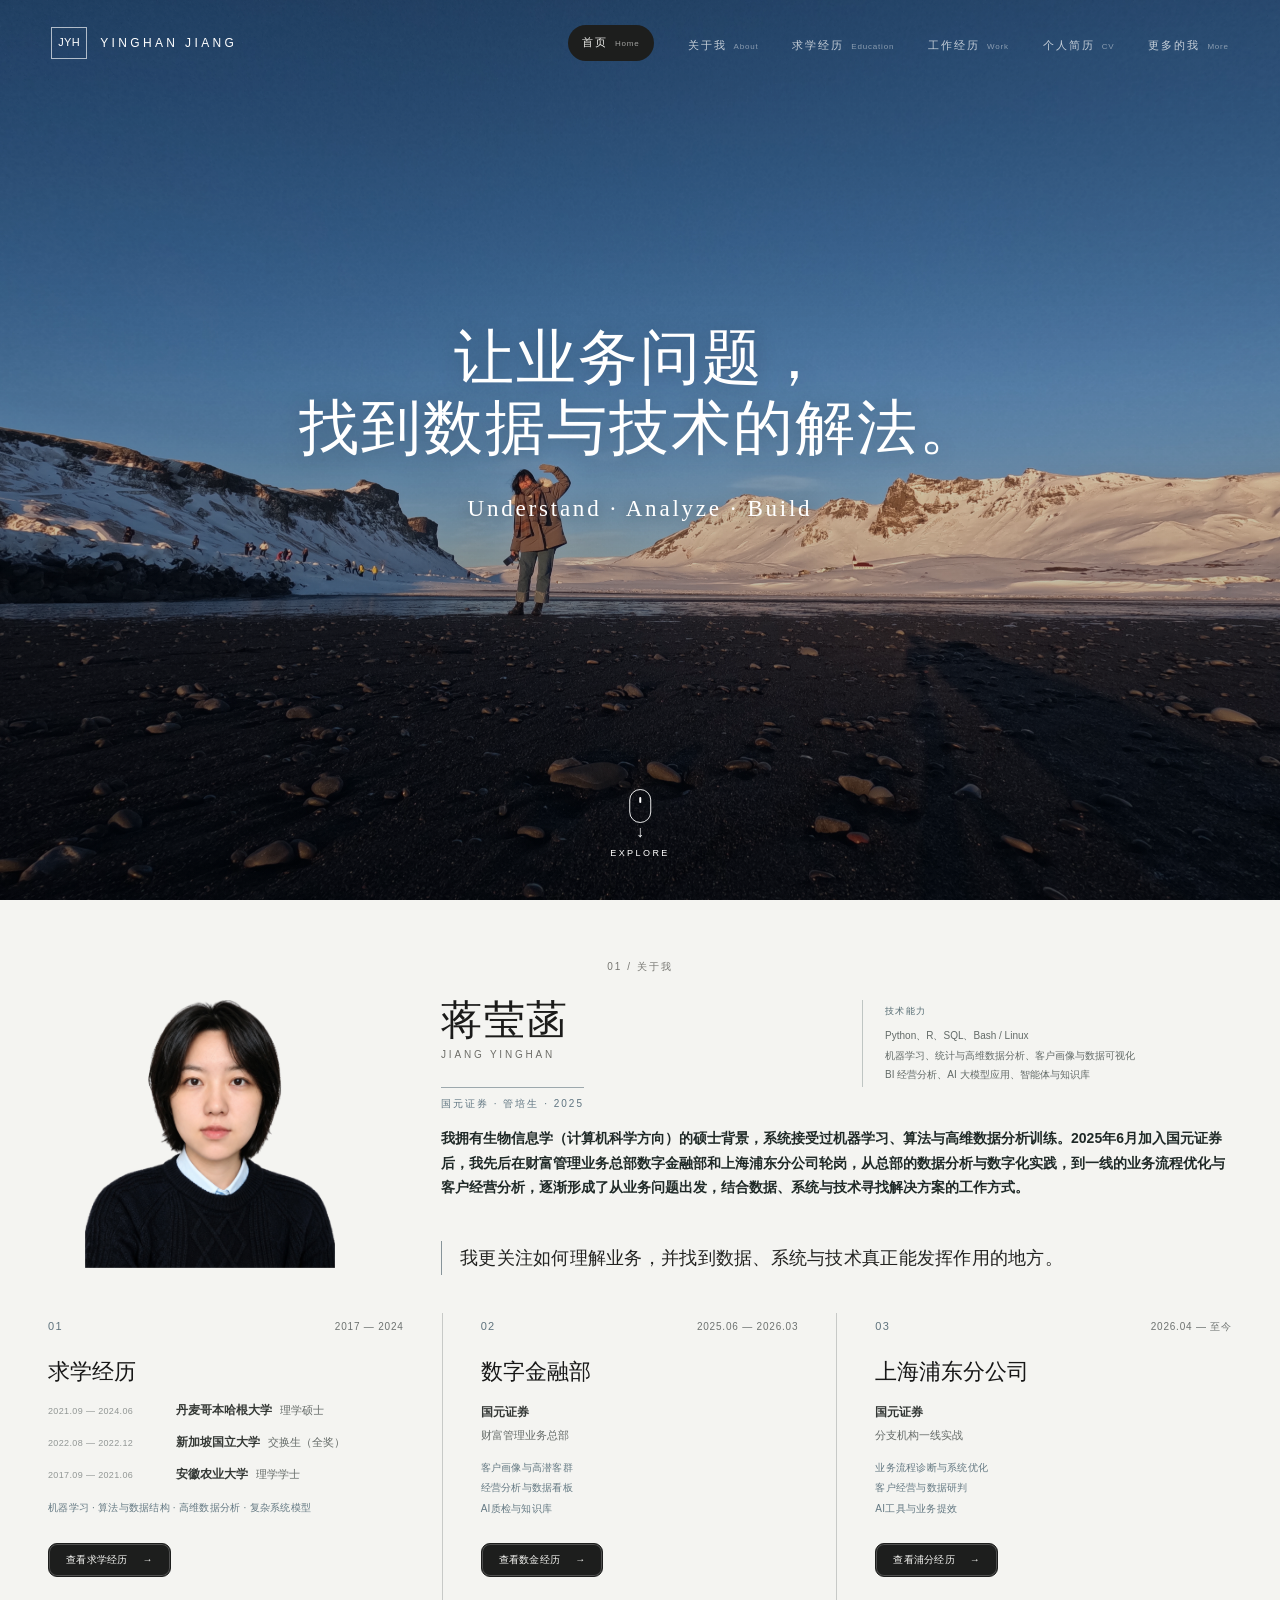
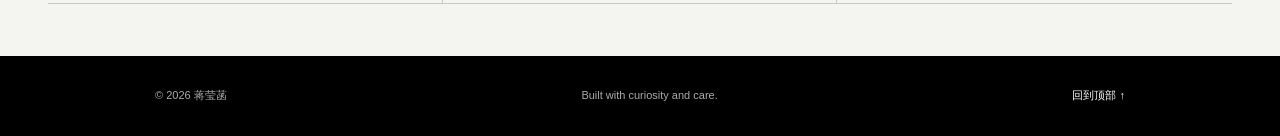
<file: index.html>
<!doctype html>
<html lang="zh-CN">
<head>
  <meta charset="utf-8">
  <meta name="viewport" content="width=device-width, initial-scale=1">
  <meta name="theme-color" content="#102a26">
  <meta name="description" content="蒋莹菡的个人能力档案：证券业务实践、数据分析、数字化建设与 AI 应用。">
  <title>蒋莹菡｜业务 × 数据 × 技术</title>
  <link rel="stylesheet" href="css/style.css">
</head>
<body>
  <a class="skip-link" href="#main">跳到主要内容</a>
  <header class="site-header" id="top">
    <a class="brand" href="#top" aria-label="返回首页"><span class="brand-mark">JYH</span><span>YINGHAN JIANG</span></a>
    <button class="nav-toggle" aria-expanded="false" aria-controls="site-nav">菜单</button>
    <nav id="site-nav"><a href="#top">首页 <small>Home</small></a><a href="#about">关于我 <small>About</small></a><a href="education/index.html">求学经历 <small>Education</small></a><a href="work/index.html">工作经历 <small>Work</small></a><a href="files/Jiang_Yinghan_CV.pdf" download>个人简历 <small>CV</small></a><a href="more/index.html">更多的我 <small>More</small></a></nav>
  </header>
  <main id="main">
    <section class="hero section-shell" aria-labelledby="hero-title">
      <div class="hero-copy reveal">
        <h1 id="hero-title"><span>让业务问题，</span><em>找到数据与技术的解法。</em></h1>
        <p class="hero-lead">Understand · Analyze · Build</p>
      </div>
      <a class="hero-explore" href="#about" aria-label="向下浏览个人简介"><span></span><b>↓</b><small>EXPLORE</small></a>
    </section>
    <section class="about" id="about" aria-labelledby="about-title">
      <div class="about-inner section-shell">
        <p class="about-index reveal">01 / 关于我</p>
        <div class="about-content">
          <div class="about-photo reveal">
            <figure><img src="images/professional-portrait-transparent.png" alt="蒋莹菡职业人像照片"></figure>
          </div>
          <div class="about-info about-copy reveal">
            <div class="about-heading-row"><h2 id="about-title">蒋莹菡 <small>JIANG YINGHAN</small></h2><aside class="about-skills" aria-label="技术能力"><strong>技术能力</strong><p>Python、R、SQL、Bash / Linux</p><p>机器学习、统计与高维数据分析、客户画像与数据可视化</p><p>BI 经营分析、AI 大模型应用、智能体与知识库</p></aside></div>
            <p class="about-role">国元证券 · 管培生 · 2025</p>
            <div class="about-story">
            <p>我拥有生物信息学（计算机科学方向）的硕士背景，系统接受过机器学习、算法与高维数据分析训练。2025年6月加入国元证券后，我先后在财富管理业务总部数字金融部和上海浦东分公司轮岗，从总部的数据分析与数字化实践，到一线的业务流程优化与客户经营分析，逐渐形成了从业务问题出发，结合数据、系统与技术寻找解决方案的工作方式。</p>
            </div>
            <blockquote>我更关注如何理解业务，并找到数据、系统与技术真正能发挥作用的地方。</blockquote>
          </div>
        </div>
        <section class="experience-entrance reveal" id="experience-overview" aria-label="经历">
          <div class="experience-grid">
            <article class="experience-item"><div class="experience-item-top"><span>01</span><time>2017 — 2024</time></div><h3>求学经历</h3><div class="experience-records"><div class="experience-record"><time>2021.09 — 2024.06</time><p><strong>丹麦哥本哈根大学</strong><span>理学硕士</span></p></div><div class="experience-record"><time>2022.08 — 2022.12</time><p><strong>新加坡国立大学</strong><span>交换生（全奖）</span></p></div><div class="experience-record"><time>2017.09 — 2021.06</time><p><strong>安徽农业大学</strong><span>理学学士</span></p></div></div><p class="experience-keyline">机器学习 · 算法与数据结构 · 高维数据分析 · 复杂系统模型</p><a class="experience-button" href="education/index.html">查看求学经历 <span>→</span></a></article>
            <article class="experience-item"><div class="experience-item-top"><span>02</span><time>2025.06 — 2026.03</time></div><h3>数字金融部</h3><div class="experience-organization"><strong>国元证券</strong><span>财富管理业务总部</span></div><div class="experience-directions"><p>客户画像与高潜客群</p><p>经营分析与数据看板</p><p>AI质检与知识库</p></div><a class="experience-button" href="work/index.html?open=digital">查看数金经历 <span>→</span></a></article>
            <article class="experience-item"><div class="experience-item-top"><span>03</span><time>2026.04 — 至今</time></div><h3>上海浦东分公司</h3><div class="experience-organization"><strong>国元证券</strong><span>分支机构一线实战</span></div><div class="experience-directions"><p>业务流程诊断与系统优化</p><p>客户经营与数据研判</p><p>AI工具与业务提效</p></div><a class="experience-button" href="work/index.html?open=pudong">查看浦分经历 <span>→</span></a></article>
          </div>
        </section>
      </div>
    </section>
  </main>
  <dialog id="detail-dialog"><button class="dialog-close" aria-label="关闭">×</button><p class="dialog-kicker" id="dialog-kicker"></p><h2 id="dialog-title"></h2><div id="dialog-body"></div></dialog>
  <footer><div class="section-shell"><span>© 2026 蒋莹菡</span><span>Built with curiosity and care.</span><a href="#top">回到顶部 ↑</a></div></footer>
  <script src="js/init.js"></script>
</body>
</html>
</file>
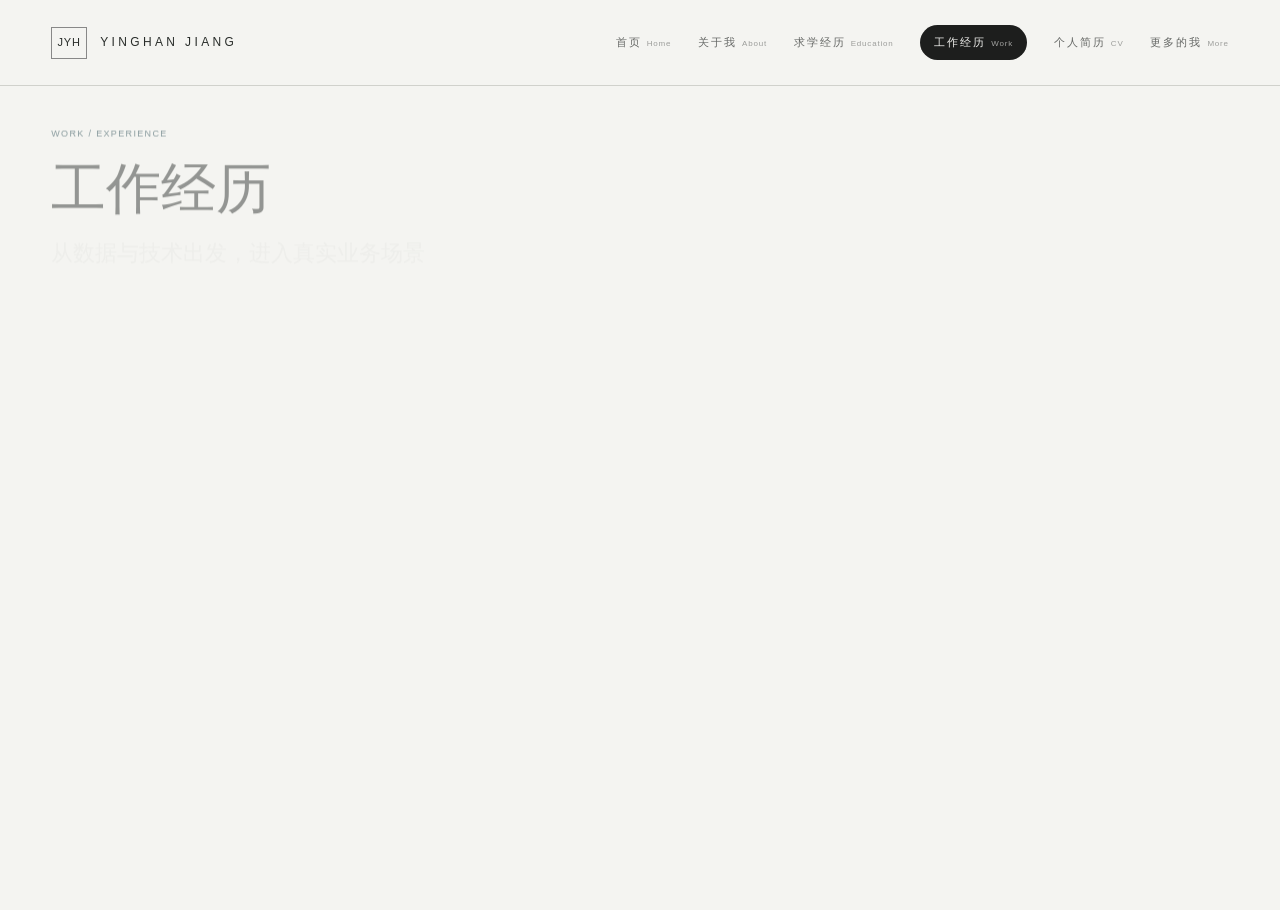
<file: digital-finance/index.html>
<!doctype html><html lang="zh-CN"><head><meta charset="utf-8"><meta name="viewport" content="width=device-width,initial-scale=1"><meta http-equiv="refresh" content="0; url=../work/index.html?open=digital"><title>总部数字金融｜蒋莹菡</title><link rel="stylesheet" href="../css/detail.css"></head><body><header class="detail-site-header"><a class="detail-brand" href="../index.html#top"><span>JYH</span><b>YINGHAN JIANG</b></a><nav aria-label="主导航"><a href="../index.html#top">首页 <small>Home</small></a><a href="../index.html#about">关于我 <small>About</small></a><a href="../education/index.html">求学经历 <small>Education</small></a><a class="is-active" href="../work/index.html">工作经历 <small>Work</small></a><a href="../files/Jiang_Yinghan_CV.pdf" download>个人简历 <small>CV</small></a><a href="../more/index.html">更多的我 <small>More</small></a></nav></header><main class="detail-shell">
<section class="detail-hero reveal"><p class="detail-kicker">DIGITAL FINANCE</p><h1>总部数字金融</h1><h2>把技术能力放进真实证券业务场景</h2><div class="detail-meta"><span>国元证券 · 财富管理业务总部数字金融部</span><span>2025.06—2026.03</span></div></section>
<section class="practice reveal"><div class="practice-number">01</div><div class="practice-body"><h2>客户数据与经营分析</h2><p class="practice-intro">围绕重点产品客户，理解持仓、盈亏和线上行为如何转化为可执行的经营线索。</p><div class="practice-steps"><div><small>BUSINESS</small><h3>业务问题</h3><p>客户信息分散，经营人员难以快速识别具有服务机会的客群。</p></div><div><small>JUDGEMENT</small><h3>分析判断</h3><p>将产品持仓、盈亏、APP 活跃度与页面访问特征组合观察。</p></div><div><small>INTERVENTION</small><h3>数据如何介入</h3><p>建立筛选逻辑并形成高潜客户名单，连接数据分析与后续触达。</p></div><div><small>RESULT</small><h3>结果</h3><p>围绕 7 款重点产品开展分析，并向 7 家营业部输出经营线索。</p></div></div></div></section>
<section class="practice reveal"><div class="practice-number">02</div><div class="practice-body"><h2>BI / 经营看板</h2><p class="practice-intro">把分散指标组织成能够持续观察、管理和复盘的经营视角。</p><div class="practice-steps"><div><small>BUSINESS</small><h3>业务问题</h3><p>经营数据分散在不同口径和表格中，复盘依赖重复整理。</p></div><div><small>JUDGEMENT</small><h3>分析判断</h3><p>先明确业务问题与指标口径，再确定展示层级和更新频率。</p></div><div><small>INTERVENTION</small><h3>系统如何介入</h3><p>参与经营指标体系和看板建设，让信息从一次性报表变为持续工具。</p></div><div><small>RESULT</small><h3>结果</h3><p>形成更稳定的运营观察方式，为管理和后续迭代提供依据。</p></div></div></div></section>
<section class="practice reveal"><div class="practice-number">03</div><div class="practice-body"><h2>AI 质检与知识库</h2><p class="practice-intro">从大量沟通记录中识别风险，也把重复出现的问题沉淀为可复用知识。</p><div class="practice-steps"><div><small>BUSINESS</small><h3>业务问题</h3><p>传统抽检覆盖有限，高频问答分散在大量外呼与企业微信记录中。</p></div><div><small>JUDGEMENT</small><h3>分析判断</h3><p>AI 适合承担大规模初筛，但判断标准必须来自合规规则与业务语境。</p></div><div><small>INTERVENTION</small><h3>AI 如何介入</h3><p>处理 500 万+字符录音文本及 4 个月企微记录，搭建风险初检流程。</p></div><div><small>RESULT</small><h3>结果</h3><p>质检效率提升 90%+，并沉淀 300+ 高频问答与标准话术。</p></div></div></div></section>
<section class="practice reveal"><div class="practice-number">04</div><div class="practice-body"><h2>数字化工具</h2><p class="practice-intro">从具体经营任务出发，判断数据、系统与模型各自最适合承担的部分。</p><div class="practice-steps"><div><small>BUSINESS</small><h3>业务问题</h3><p>一线运营需要更及时、更低成本的数据支持和内容辅助。</p></div><div><small>JUDGEMENT</small><h3>分析判断</h3><p>避免从工具寻找场景，优先识别重复、高频且规则相对明确的任务。</p></div><div><small>INTERVENTION</small><h3>工具如何介入</h3><p>结合本地模型、数据处理与自动化方式探索业务和合规工具。</p></div><div><small>RESULT</small><h3>结果</h3><p>为 22 家营业部智能投顾运营提供数据支持，并积累落地方法。</p></div></div></div></section>
</main><footer class="detail-footer detail-shell"><span>蒋莹菡 · JIANG YINGHAN</span><a href="../index.html#about">返回首页 ↑</a></footer></body></html>
</file>
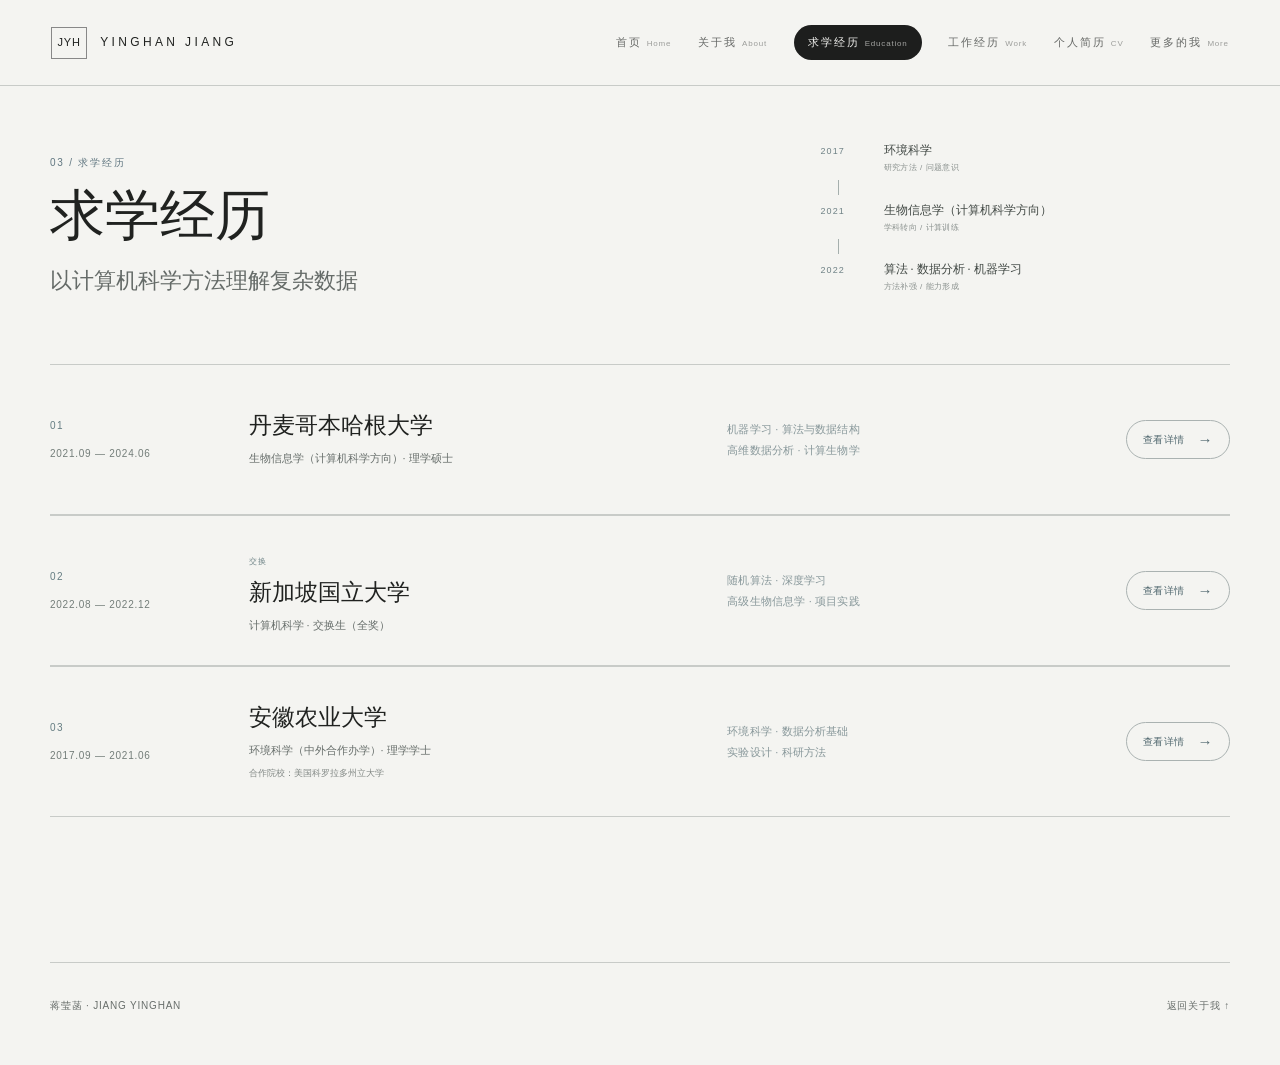
<file: education/index.html>
<!doctype html>
<html lang="zh-CN">
<head>
  <meta charset="utf-8"><meta name="viewport" content="width=device-width,initial-scale=1">
  <title>求学经历｜蒋莹菡</title>
  <link rel="stylesheet" href="../css/detail.css"><link rel="stylesheet" href="../css/education.css">
</head>
<body>
  <header class="detail-site-header"><a class="detail-brand" href="../index.html#top"><span>JYH</span><b>YINGHAN JIANG</b></a><nav aria-label="主导航"><a href="../index.html#top">首页 <small>Home</small></a><a href="../index.html#about">关于我 <small>About</small></a><a class="is-active" href="../education/index.html">求学经历 <small>Education</small></a><a href="../work/index.html">工作经历 <small>Work</small></a><a href="../files/Jiang_Yinghan_CV.pdf" download>个人简历 <small>CV</small></a><a href="../more/index.html">更多的我 <small>More</small></a></nav></header>
  <main class="education-page detail-shell">
    <section class="education-hero"><div class="education-hero-copy"><p class="detail-kicker">03 / 求学经历</p><h1>求学经历</h1><h2>以计算机科学方法理解复杂数据</h2></div><ol class="education-path-index" aria-label="能力形成路径"><li><time>2017</time><div><strong>环境科学</strong><small>研究方法 / 问题意识</small></div></li><li><time>2021</time><div><strong>生物信息学（计算机科学方向）</strong><small>学科转向 / 计算训练</small></div></li><li><time>2022</time><div><strong>算法 · 数据分析 · 机器学习</strong><small>方法补强 / 能力形成</small></div></li></ol></section>
    <section class="school-list" aria-label="学校经历">
      <article class="school-item">
        <header class="school-summary" tabindex="0" role="button"><div class="school-order"><b>01</b><time>2021.09 — 2024.06</time></div><div class="school-identity"><h3>丹麦哥本哈根大学</h3><p>生物信息学（计算机科学方向）· 理学硕士</p></div><p class="school-keywords">机器学习 · 算法与数据结构<br>高维数据分析 · 计算生物学</p><button class="school-toggle" aria-expanded="false" aria-controls="ku-detail"><span>查看详情</span><b>→</b></button></header>
        <div class="school-panel" id="ku-detail"><div class="school-panel-inner">
          <section class="learning-path-section detail-animate">
            <div class="learning-path-aside">
              <header class="path-heading"><span>01</span><h4>学习路径</h4></header>
              <ol class="path-timeline">
                <li><time>2017</time><strong>环境科学</strong><small>ENVIRONMENTAL SCIENCE</small></li>
                <li class="turning-point"><time>2021</time><strong>计算机科学</strong><small>COMPUTER SCIENCE</small></li>
                <li><time>2021—2024</time><strong>生物信息学</strong><small>BIOINFORMATICS</small></li>
              </ol>
            </div>
            <div class="learning-path-story">
              <h4>从环境科学到计算机科学</h4>
              <div class="path-copy"><p>本科阶段接触 Python 后，我开始对用代码和数据解决问题产生兴趣，也逐渐把关注点转向背后的计算方法。</p><p>进入研究生阶段后，我选择转向生物信息学（计算机科学方向），并在研一期间除完成本校课程外，额外在 IT University of Copenhagen 选修“算法与数据结构”和“数据科学”，系统夯实算法、编程与数据分析基础。</p></div>
              <aside class="scholarship-meta"><div><strong>奖学金</strong><small>SCHOLARSHIPS</small></div><ul><li>诺和诺德国际人才项目奖学金</li><li>哥本哈根大学国际学生奖学金</li></ul></aside>
            </div>
          </section>
          <section class="education-block detail-animate"><p class="block-index">02 / 主修课程</p><div><h4>计算、算法与数据训练</h4><div class="course-list"><div><strong>高级机器学习</strong><span>模型训练、泛化与复杂数据分析</span></div><div><strong>复杂系统模型</strong><span>理解多变量与复杂系统中的结构关系</span></div><div><strong>结构生物信息学</strong><span>使用计算方法理解蛋白结构与分子相互作用</span></div><div><strong>高级算法与数据结构</strong><span>算法设计、复杂度分析与数据结构</span></div><div><strong>高维数据分析</strong><span>高维特征、统计建模与数据解释</span></div></div><div class="itu-note"><small>IT University of Copenhagen 选修</small><p>算法与数据结构 · 数据科学</p></div></div></section>
          <section class="research-case detail-animate">
            <div class="research-case-copy"><p class="case-index">03 / 研究项目</p><div class="case-meta"><time>2024.04 — 2024.06</time><span>哥本哈根大学理学院生物信息学部门 · Stein Lab</span></div><h4>探索多重突变对 HIV 药物抗性数据库中<br>蛋白质-配体相互作用的影响</h4><dl class="research-summary"><div><dt>研究问题</dt><dd>多重突变如何影响蛋白质-配体结合自由能？</dd></div><div><dt>方法</dt><dd>Rosetta · ΔΔG · HPC · DeIC</dd></div><div><dt>数据 / 平台</dt><dd>HIV 药物抗性相关基因型-表型数据集<br>DeIC 高性能计算平台</dd></div><div class="summary-result"><dt>结果</dt><dd>识别显著影响结合亲和力的突变，并通过自动化脚本提升实验室分析效率。</dd></div></dl><div class="case-description"><div><h5>主要内容</h5><p>利用丹麦电子基础设施合作组织（DeIC）的高性能计算平台，使用 Rosetta 软件对与 HIV 药物抗性相关的基因型-表型数据集进行了深入分析。通过计算蛋白质-配体相互作用中的多重突变对结合自由能变化（ΔΔG）的影响，探索药物抗性与突变之间的关系。</p></div><div><h5>项目成果</h5><p>使用 Rosetta 软件及高性能计算平台（DeIC），成功计算了多重突变体的 ΔΔG 值，发现了一些突变导致了显著的结合亲和力变化。这些发现为设计有效的 HIV 药物提供了重要信息。为优化实验流程，也为实验室编写了自动化数据处理脚本和软件说明书，加速分析进度，提高整体工作效率。</p></div></div><ol class="method-chain"><li><b>01</b><span>数据<small>Genotype–Phenotype Data</small></span></li><li><b>02</b><span>结构建模<small>Rosetta</small></span></li><li><b>03</b><span>ΔΔG 计算<small>HPC / DeIC</small></span></li><li><b>04</b><span>突变比较<small>Mutation Analysis</small></span></li><li><b>05</b><span>结果解释<small>Binding Affinity</small></span></li></ol><p class="case-conclusion">从复杂生物数据出发，借助计算模型与高性能计算理解分子层面的变化。</p></div>
            <figure class="research-visual"><small>PROJECT VISUAL</small><img src="../images/hiv-rosetta-project.png" alt="HIV-1 蛋白酶三维结构及多重突变位点列表"><figcaption>HIV-1 protease structure and mutation configuration used in the analysis.</figcaption></figure>
          </section>
          <section class="thesis-case detail-animate">
            <div class="thesis-visual"><p class="case-index"><span>04</span>硕士论文</p><small>研究结果可视化</small><figure><img src="../images/mafld-gwas-project.png" alt="代谢相关脂肪肝疾病与多系统疾病的基因关联分析图"><figcaption>UK Biobank 多系统疾病关联结果可视化<br>MAFLD × CVD × Kidney Disease × Type 2 Diabetes × Depression</figcaption></figure><dl class="thesis-stats"><div><dt>约 50 万</dt><dd>UK Biobank 个体数据</dd></div><div><dt>24 个</dt><dd>MAFLD 相关基因位点</dd></div><div><dt>1 个</dt><dd>与 CVD、肾病和抑郁症均显著关联的重点位点</dd></div></dl></div>
            <div class="thesis-copy"><div class="case-meta"><time>2022.12 — 2023.10</time><span>哥本哈根 Steno 糖尿病中心（SDCC）</span></div><h4>代谢相关脂肪肝疾病（MAFLD）<br>与多系统疾病的全基因组关联分析</h4><dl class="thesis-summary"><div><dt>研究问题</dt><dd>MAFLD 是否与多系统疾病共享遗传风险？</dd></div><div><dt>数据</dt><dd>UK Biobank · 约 50 万人基因组数据</dd></div><div><dt>方法</dt><dd>GWAS · Python · R · Bash · Computerome</dd></div><div><dt>结果</dt><dd>筛选 24 个相关基因位点，并发现部分位点与 CVD、肾病和抑郁症存在显著关联。</dd></div></dl><div class="case-description thesis-description"><div><h5>主要内容</h5><p>对代谢相关脂肪肝疾病（MAFLD）与肾病、心血管疾病（CVD）、2型糖尿病和抑郁症等疾病的关联进行全基因组关联分析（GWAS），旨在揭示 MAFLD 相关基因与特定表型之间的内在机制。该项目依托大规模数据库（UK Biobank），对数百万条数据进行了筛选和分析。</p></div><div><h5>项目成果</h5><p>利用 Python、R 以及 bash 对数据进行深入分析，从 50 万个病人的基因组数据中筛选出 24 个与 MAFLD 相关的基因位点，进一步分析后发现其中一个基因与 CVD、肾病和抑郁症的关联性显著。该分析为疾病的遗传机制提供了新的视角，同时利用大数据和高性能计算平台（Computerome）提升了数据处理效率。</p></div></div><p class="chain-label">研究路径</p><ol class="method-chain thesis-chain"><li><span>表型定义<small>Phenotype Definition</small></span></li><li><span>全基因组关联<small>GWAS</small></span></li><li><span>位点筛选<small>Significant Loci</small></span></li><li><span>跨疾病比较<small>Cross-disease Comparison</small></span></li><li><span>结果解释<small>Interpretation</small></span></li></ol></div>
          </section>
        </div></div>
      </article>
      <article class="school-item"><header class="school-summary" tabindex="0" role="button"><div class="school-order"><b>02</b><time>2022.08 — 2022.12</time></div><div class="school-identity"><span class="exchange-label">交换</span><h3>新加坡国立大学</h3><p>计算机科学 · 交换生（全奖）</p></div><p class="school-keywords">随机算法 · 深度学习<br>高级生物信息学 · 项目实践</p><button class="school-toggle" aria-expanded="false" aria-controls="nus-detail"><span>查看详情</span><b>→</b></button></header><div class="school-panel" id="nus-detail"><div class="school-panel-inner">
        <section class="nus-intro detail-animate"><p class="case-index">02 / 交换学习</p><div><h3>新加坡国立大学</h3><span>National University of Singapore</span><p class="nus-meta">2022.08 — 2022.12　·　计算机科学 · 交换生（全奖）</p><p>2022年赴新加坡国立大学计算机科学方向交换学习，在随机算法、深度学习与高级生物信息学等课程中进一步拓展算法与计算方法训练，并参与基因组数据工具开发和机器学习相关项目实践。</p></div></section>
        <section class="nus-section detail-animate"><header><span>02</span><h4>主要课程</h4></header><div class="nus-course-list"><div><strong>随机算法</strong><span>Randomized Algorithms</span><small>概率方法与算法设计</small></div><div><strong>深度学习</strong><span>Deep Learning</span><small>神经网络与模型训练</small></div><div><strong>高级生物信息学</strong><span>Advanced Bioinformatics</span><small>计算方法在生物数据中的应用</small></div><div class="muted-course"><strong>德语</strong><span>German</span><small>语言课程</small></div></div></section>
        <section class="nus-project nus-no-visual detail-animate"><div class="research-case-copy"><p class="case-index">03 / 研究项目</p><div class="case-meta"><time>2022.09 — 2022.11</time><span>新加坡国立大学医学院 · 基因组数据科学 Liu Lab</span></div><h4>可视化工具升级与优化</h4><dl class="research-summary"><div><dt>研究任务</dt><dd>基因组数据可视化工具升级与优化</dd></div><div><dt>工具</dt><dd>R · Python · locuscomparer · manhattan</dd></div><div><dt>主要工作</dt><dd>版本迁移 · 图形问题修复 · Python版本开发</dd></div><div class="summary-result"><dt>结果</dt><dd>完成 R 3.6 → R 4.2 升级，并扩展 locuscomparer 的 Python 使用方式</dd></div></dl><div class="case-description"><div><h5>主要内容</h5><p>负责生物信息学工具 locuscomparer 和 manhattan R 包的升级与优化，这些工具用于基因组数据的可视化与比较分析。</p></div><div><h5>项目成果</h5><p>将两个 R 包从 R 3.6 升级到 R 4.2 版本，增强其稳定性和性能，并解决 locuscomparer 图形重叠问题。此外，开发 locuscomparer 的 Python 版本，进一步扩展工具应用场景，提高数据分析流程的灵活性。</p></div></div><a class="lab-profile-link" href="https://www.boxiangliulab.com/team/yinghan-jiang" target="_blank" rel="noopener noreferrer"><span>查看 Liu Lab 个人页面</span><b>↗</b></a></div></section>
        <section class="nus-project nus-project-reverse detail-animate"><figure class="nus-ann-visual"><small>MODEL VISUAL</small><img src="../images/nus-ann-model.png" alt="用于宿主储库预测的人工神经网络模型结构图"><figcaption>Artificial neural network architecture used for host reservoir prediction.</figcaption></figure><div class="research-case-copy"><p class="case-index">04 / 课程项目</p><div class="case-meta"><span>课程项目</span></div><h4 class="ann-project-title">利用 ssRNA 测序数据的人工神经网络（ANN）预测宿主储库（host reservoir）</h4><dl class="research-summary"><div><dt>研究问题</dt><dd>能否利用 ssRNA 测序数据预测人畜共患病毒的宿主储库？</dd></div><div><dt>方法</dt><dd>ssRNA sequencing · ANN</dd></div><div class="accuracy-result"><dt>结果</dt><dd><strong>62%</strong><span>Accuracy</span></dd></div><div><dt>意义</dt><dd>探索深度学习方法在宿主识别问题中的应用</dd></div></dl><div class="case-description"><div><h5>项目内容</h5><p>本研究在前期研究的基础上，引入人工神经网络（ANN），使用 ssRNA 测序数据对人畜共患病毒进行全面分析，以预测人畜共患病毒的宿主储库。</p></div><div><h5>主要成果</h5><p>取得62%的准确率，ANN的性能明显优于现有模型，表明ANN有望成为预测宿主储库的工具，为未来深度学习探索在人畜共患病毒宿主识别领域奠定基础。</p></div></div></div></section>
      </div></div></article>
      <article class="school-item"><header class="school-summary" tabindex="0" role="button"><div class="school-order"><b>03</b><time>2017.09 — 2021.06</time></div><div class="school-identity"><h3>安徽农业大学</h3><p>环境科学（中外合作办学）· 理学学士</p><p class="school-partner">合作院校：美国科罗拉多州立大学</p></div><p class="school-keywords">环境科学 · 数据分析基础<br>实验设计 · 科研方法</p><button class="school-toggle" aria-expanded="false" aria-controls="aua-detail"><span>查看详情</span><b>→</b></button></header><div class="school-panel" id="aua-detail"><div class="school-panel-inner">
        <section class="nus-intro aua-intro detail-animate"><p class="case-index">03 / 本科学习</p><div><h3>安徽农业大学</h3><span>Anhui Agricultural University</span><p class="nus-meta">2017.09 — 2021.06　·　环境科学（中外合作办学）· 理学学士</p><p class="partner-full">合作院校：美国科罗拉多州立大学<br><span>Colorado State University</span></p><p>本科阶段主要接受环境科学、实验研究与定量分析训练。从湿实验、植物分子机制研究，到人工湿地水处理项目中的数据分析，我逐渐开始接触统计、可视化与计算工具，也由此对利用计算方法分析和解决复杂问题产生了更强的兴趣。</p><dl class="undergrad-meta"><div><dt>合作院校学习</dt><dd>地理信息科学与生态</dd></div><div><dt>课程训练</dt><dd>Python · 线性代数 · 生物统计 · 环境法学<br>选修：微观经济学 · 宏观经济学</dd></div><div><dt>荣誉与支持</dt><dd>安徽省品学兼优毕业生<br>合作院校 1/3 学费减免</dd></div><div><dt>升学选择</dt><dd>获得保研名额，并获山东大学与中科大科学岛优秀营员，最终选择出国深造</dd></div></dl></div></section>
        <section class="nus-section detail-animate"><header><span>01</span><h4>学习起点</h4></header><div><h3>从环境科学开始理解真实问题</h3><p>本科阶段，我最初接触的是环境科学和实验研究。随着学习深入，我开始在实验结果整理、环境数据分析和项目研究中接触 Python、统计分析与数据可视化。相比单纯完成实验，我逐渐对“如何从数据中发现规律、用计算方法验证问题”产生了更强的兴趣，这也成为后来转向生物信息学和计算机科学方向的重要起点。</p></div></section>
        <section class="aua-project research-case detail-animate"><div class="research-case-copy"><p class="case-index">02 / 本科论文</p><div class="case-meta"><span>毕业论文（本科）· Wet Lab</span></div><h4>绿色硫试剂与伪卤素间的羰化反应</h4><dl class="research-summary"><div><dt>研究方向</dt><dd>绿色化学 · 有机合成</dd></div><div><dt>研究方法</dt><dd>Pd 催化羰化反应</dd></div><div><dt>研究对象</dt><dd>1-萘基三氟甲磺酸酯<br>3-甲基硫代丙酸甲酯及其衍生物</dd></div><div class="summary-result"><dt>研究目标</dt><dd>探索更低成本、低污染且具有底物耐受性的官能团合成方法</dd></div></dl><div class="case-description"><div><h5>项目内容</h5><p>本研究了一种 Pd 催化反应羰化方法，用于 1-萘基三氟甲磺酸酯与 3-甲基硫代丙酸甲酯及其衍生物的偶联反应。3-甲基硫代丙酸甲酯具有无异味、易制得、较稳定等优势。</p></div><div><h5>主要成果</h5><p>该方法降低了反应成本、减少了环境污染，并具有较高的底物耐受性，适用于多种官能团。研究成果为绿色化学中的硫化物合成提供了新的思路，并为工业应用奠定了基础。</p></div></div></div><figure class="project-placeholder"><span>PROJECT IMAGE 01</span><small>IMAGE PLACEHOLDER</small></figure></section>
        <section class="aua-project aua-project-reverse detail-animate"><figure class="project-placeholder"><span>PROJECT IMAGE 02</span><small>IMAGE PLACEHOLDER</small></figure><div class="research-case-copy"><p class="case-index">03 / 实验研究</p><div class="case-meta"><span>课外研究 · Wet Lab</span></div><h4>基于 CRISPR/Cas9 系统研究乙酰甲胺影响番茄光合作用机制</h4><dl class="research-summary"><div><dt>研究问题</dt><dd>1hB1、LHCP 基因如何参与乙酰甲胺对番茄光合作用的调控？</dd></div><div><dt>方法</dt><dd>CRISPR/Cas9 · 转基因 · RNA 实验</dd></div><div><dt>研究对象</dt><dd>1hB1 · LHCP 基因</dd></div><div><dt>主要工作</dt><dd>引物设计 · RNA纯化与分离 · RNA扩增 · 植物育种与栽培</dd></div><div><dt>工具</dt><dd>ChemBioDraw Ultra · Primer Premier</dd></div></dl><div class="case-description"><div><h5>项目内容</h5><p>采用 CRISPR/Cas9 系统构建 1hB1、LHCP 基因突变体，通过转基因技术进行突变体的互补研究。分析推测 1hB1、LHCP 基因在乙酰甲胺中的作用机制，深入探讨其对番茄光合作用的调控影响。</p></div><div><h5>工作内容</h5><p>协助导师进行研究，参与前期引物设计到后期组织培养，包括 RNA 纯化和分离、RNA 扩增、植物育种和栽培。熟练使用 ChemBioDraw Ultra、Primer Premier 等工具，有效辅助实验设计和实施过程。</p></div></div></div></section>
        <section class="aua-project aua-innovation detail-animate"><div class="research-case-copy"><p class="case-index">04 / 创新项目</p><div class="case-meta"><time>2018.02 — 2020.04</time><span>国家级大学生创新创业训练计划项目 · 安徽农业大学环境工程学实验室</span></div><h4>新型人工湿地农村生活污水处理系统</h4><dl class="research-summary"><div><dt>研究问题</dt><dd>如何提升农村生活污水处理效率？</dd></div><div><dt>数据分析</dt><dd>N · P · 重金属 · 悬浮物 · 叶绿素等水质指标</dd></div><div><dt>方法</dt><dd>气相分子吸收光谱 · Mann–Whitney U 检验 · 数据可视化</dd></div><div><dt>工具</dt><dd>Tableau · Excel</dd></div><div><dt>项目角色</dt><dd>参与项目申请及从立项到结题的过程管理</dd></div></dl><div class="case-description"><div><h5>主要内容</h5><p>该项目致力于开发一种创新的人工湿地系统，专注于提升农村生活污水处理效率。利用 Tableau 对水质指标（如 N、P、重金属、悬浮物、叶绿素等）的变化进行可视化展示，应用气相分子吸收光谱法对土壤和水样进行检测，并使用 Mann–Whitney U 检验验证不同品种茭白氮含量的差异。最终，通过收集全面数据，对不同品种的氮含量和氨含量进行了定量研究，并在 Excel 中进行可视化整合。同时负责撰写项目申请书，并管理项目从立项到结题的各个环节。</p></div><div><h5>项目成果</h5><p>基于分析结果，提出了一种低成本、高效率的农村污水处理方案。获得中国“创青春”大学生创新创业国家级三等奖、安徽省“互联网+”省级三等奖、“同兴杯”安徽省大学生生态环境创新创业大赛一等奖，并发表专利两篇：</p><ol class="patent-list"><li><b>01</b><span>一种自动灌溉装置<small>ZL202020256285.6</small></span></li><li><b>02</b><span>一种新型人工湿地结构<small>ZL201921695990.X</small></span></li></ol></div></div></div><figure class="project-placeholder innovation-visual"><span>PROJECT IMAGE 03</span><small>IMAGE PLACEHOLDER</small><figcaption>数据分析 · 统计检验 · 环境数据</figcaption></figure></section>
        <section class="aua-next detail-animate"><p>下一步</p><div>从实验研究到环境数据分析，我逐渐发现，相比单纯观察实验现象，我更希望通过数据和计算方法理解问题。这种兴趣最终推动我在研究生阶段转向生物信息学（计算机科学方向）。</div></section>
      </div></div></article>
    </section>
  </main>
  <footer class="detail-footer detail-shell"><span>蒋莹菡 · JIANG YINGHAN</span><a href="../index.html#about">返回关于我 ↑</a></footer>
  <script src="../js/education.js"></script>
</body></html>
</file>
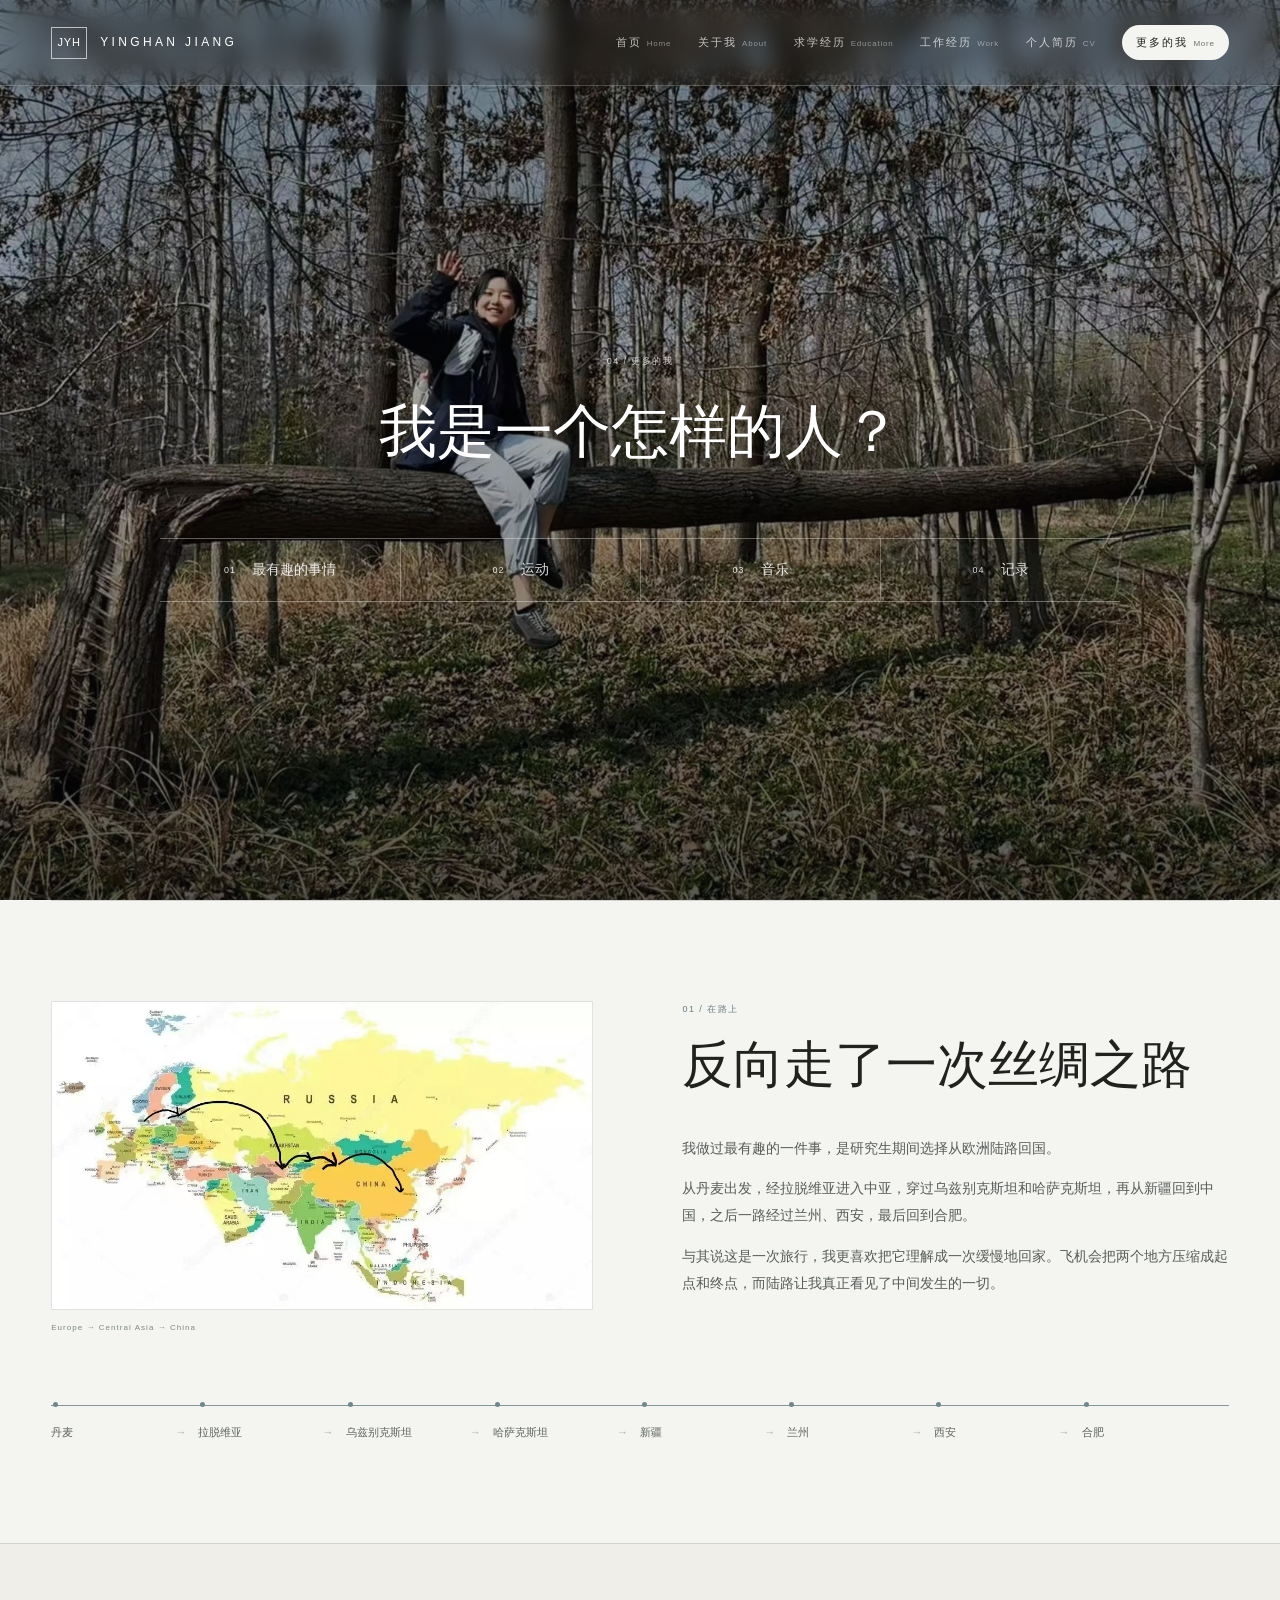
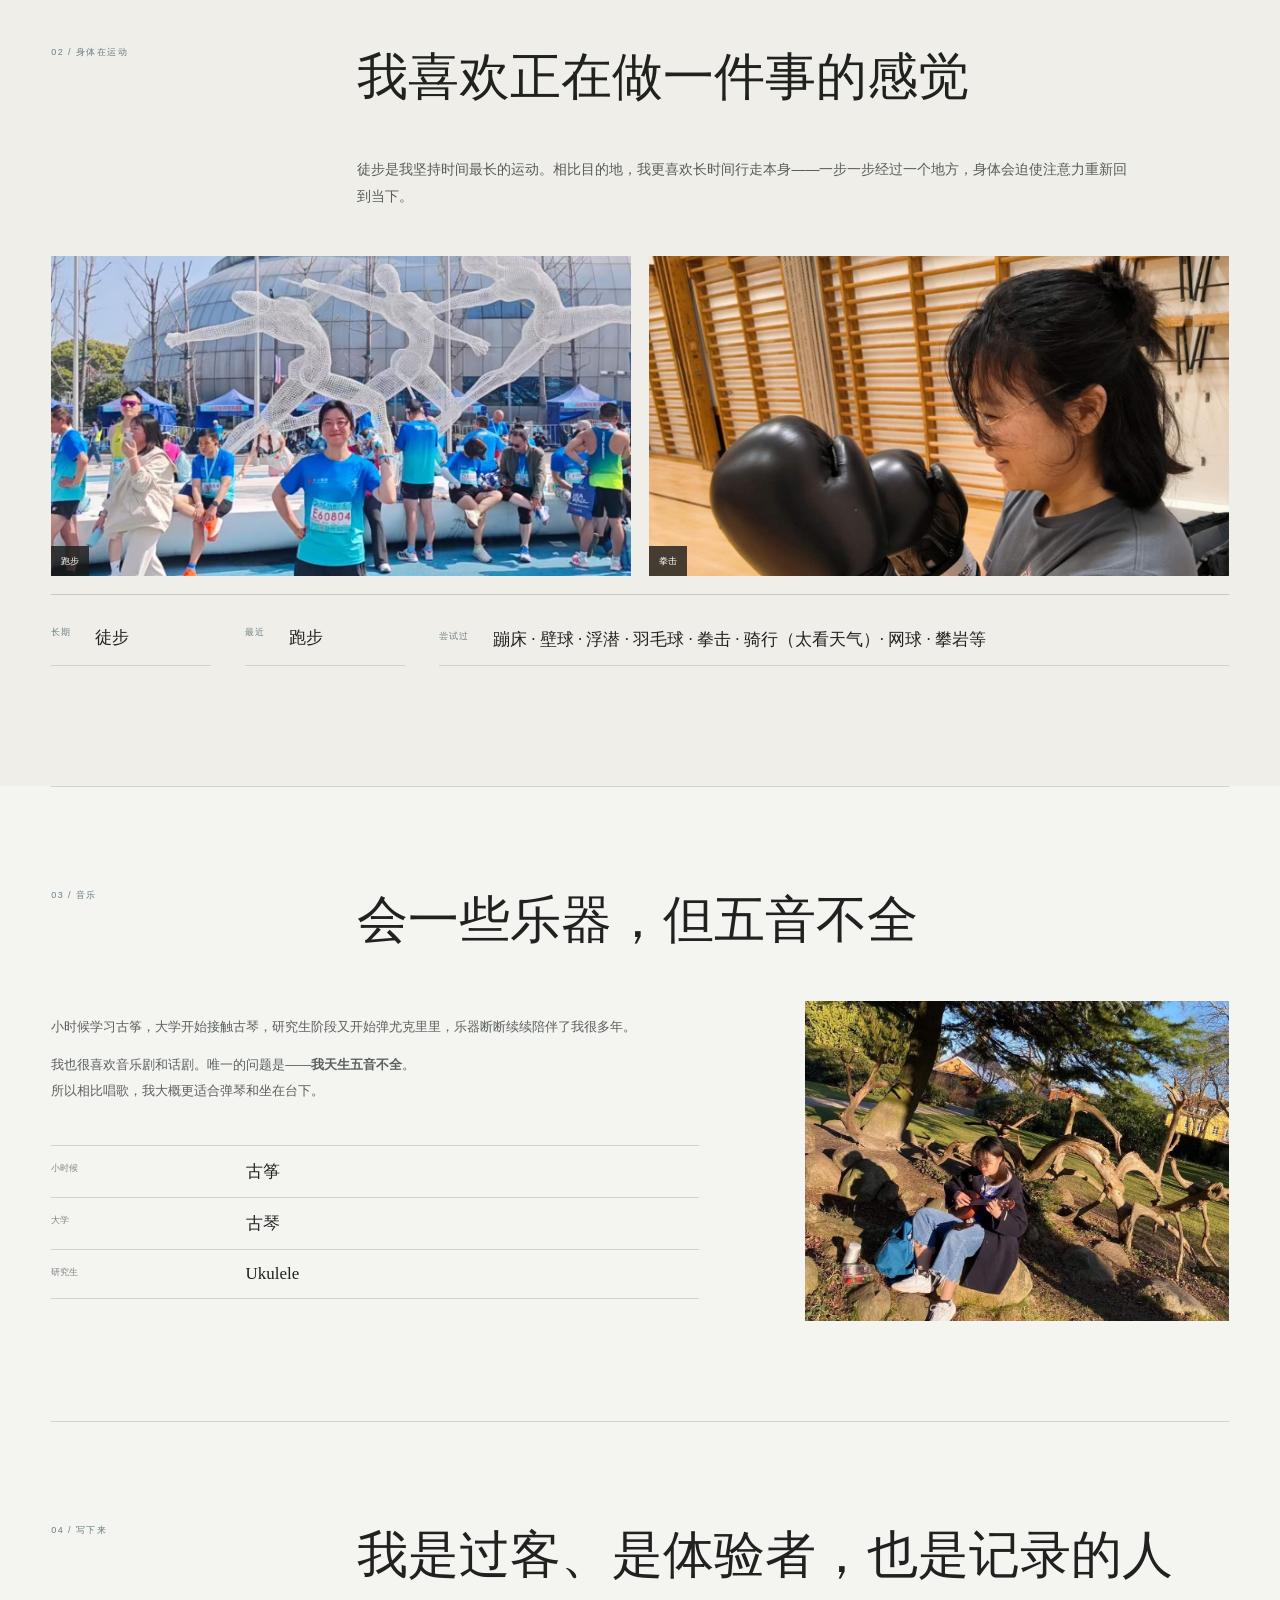
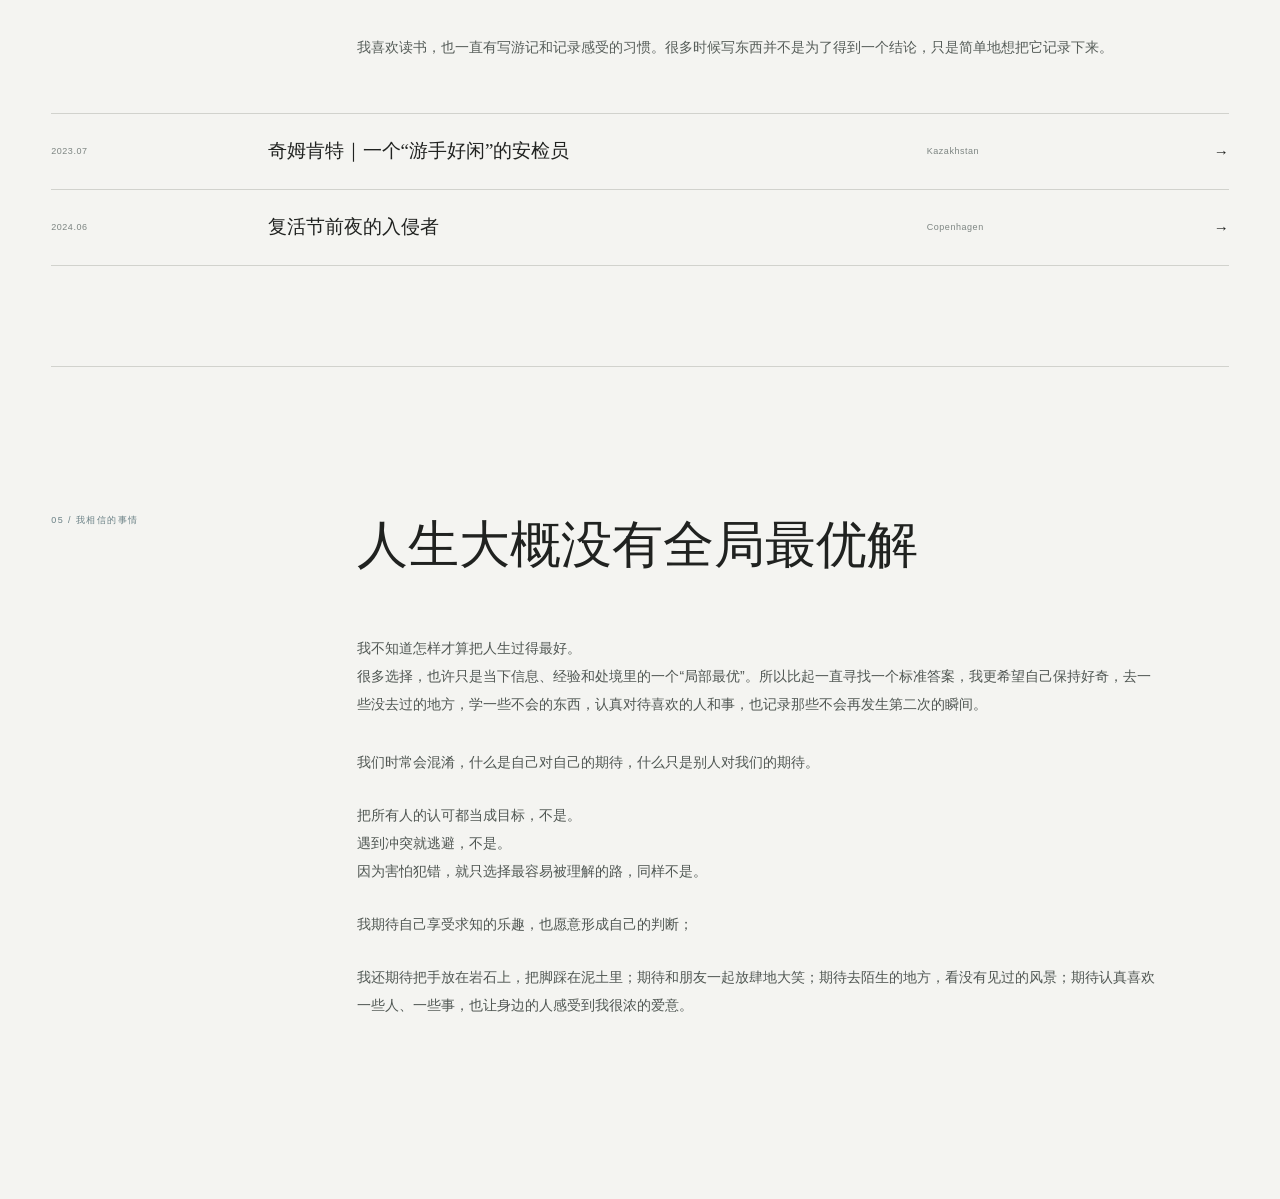
<file: more/index.html>
<!doctype html><html lang="zh-CN"><head><meta charset="utf-8"><meta name="viewport" content="width=device-width,initial-scale=1"><title>更多的我｜蒋莹菡</title><link rel="stylesheet" href="../css/detail.css"><link rel="stylesheet" href="../css/more.css"></head><body>
<header class="detail-site-header more-site-header"><a class="detail-brand" href="../index.html#top"><span>JYH</span><b>YINGHAN JIANG</b></a><nav aria-label="主导航"><a href="../index.html#top">首页 <small>Home</small></a><a href="../index.html#about">关于我 <small>About</small></a><a href="../education/index.html">求学经历 <small>Education</small></a><a href="../work/index.html">工作经历 <small>Work</small></a><a href="../files/Jiang_Yinghan_CV.pdf" download>个人简历 <small>CV</small></a><a class="is-active" href="index.html">更多的我 <small>More</small></a></nav></header>
<main class="more-page"><section class="more-hero"><div class="more-hero-bg"></div><div class="more-hero-overlay"></div><div class="more-hero-content"><p class="more-label">04 / 更多的我</p><h1>我是一个怎样的人？</h1><nav class="more-portal" aria-label="页面内容入口"><a href="#journey"><b>01</b><span>最有趣的事情</span></a><a href="#movement"><b>02</b><span>运动</span></a><a href="#music"><b>03</b><span>音乐</span></a><a href="#writing"><b>04</b><span>记录</span></a></nav></div></section>
<section id="journey" class="more-section journey-section more-shell reveal-section"><div class="journey-editorial"><figure class="journey-map"><img src="../images/silk-road-route.png" alt="从欧洲经中亚返回中国的陆路路线图"><figcaption>Europe → Central Asia → China</figcaption></figure><div class="journey-story"><header class="section-heading"><p>01 / 在路上</p><h2>反向走了一次丝绸之路</h2></header><div class="journey-copy"><p>我做过最有趣的一件事，是研究生期间选择从欧洲陆路回国。</p><p>从丹麦出发，经拉脱维亚进入中亚，穿过乌兹别克斯坦和哈萨克斯坦，再从新疆回到中国，之后一路经过兰州、西安，最后回到合肥。</p><p>与其说这是一次旅行，我更喜欢把它理解成一次缓慢地回家。飞机会把两个地方压缩成起点和终点，而陆路让我真正看见了中间发生的一切。</p></div></div></div><ol class="silk-route"><li>丹麦</li><li>拉脱维亚</li><li>乌兹别克斯坦</li><li>哈萨克斯坦</li><li>新疆</li><li>兰州</li><li>西安</li><li>合肥</li></ol></section>
<section id="movement" class="more-section movement-section reveal-section"><div class="more-shell"><header class="section-heading"><p>02 / 身体在运动</p><h2>我喜欢正在做一件事的感觉</h2></header><p class="movement-copy">徒步是我坚持时间最长的运动。相比目的地，我更喜欢长时间行走本身——一步一步经过一个地方，身体会迫使注意力重新回到当下。</p><div class="movement-layout"><figure class="move-tall"><img src="../images/marathon.jpg" alt="参加马拉松活动"><figcaption>跑步</figcaption></figure><figure class="move-small"><img src="../images/portfolio06.jpg" alt="拳击训练"><figcaption>拳击</figcaption></figure><aside><p><span>长期</span>徒步</p><p><span>最近</span>跑步</p><p class="movement-tried"><span>尝试过</span>蹦床 · 壁球 · 浮潜 · 羽毛球 · 拳击 · 骑行（太看天气）· 网球 · 攀岩等</p></aside></div></div></section>
<section id="music" class="more-section music-section more-shell reveal-section"><header class="section-heading"><p>03 / 音乐</p><h2>会一些乐器，但五音不全</h2></header><div class="music-grid"><div><p>小时候学习古筝，大学开始接触古琴，研究生阶段又开始弹尤克里里，乐器断断续续陪伴了我很多年。</p><p>我也很喜欢音乐剧和话剧。唯一的问题是——<strong>我天生五音不全</strong>。<br>所以相比唱歌，我大概更适合弹琴和坐在台下。</p><ol><li><time>小时候</time><span>古筝</span></li><li><time>大学</time><span>古琴</span></li><li><time>研究生</time><span>Ukulele</span></li></ol></div><figure><img src="../images/portfolio03.jpg" alt="在户外弹尤克里里"></figure></div></section>
<section id="writing" class="more-section writing-section more-shell reveal-section"><header class="section-heading"><p>04 / 写下来</p><h2>我是过客、是体验者，也是记录的人</h2></header><p class="writing-copy">我喜欢读书，也一直有写游记和记录感受的习惯。很多时候写东西并不是为了得到一个结论，只是简单地想把它记录下来。</p><div class="article-index"><a href="../travel/shymkent.html"><time>2023.07</time><strong>奇姆肯特｜一个“游手好闲”的安检员</strong><span>Kazakhstan</span><b>→</b></a><a href="../travel/easter-eve.html"><time>2024.06</time><strong>复活节前夜的入侵者</strong><span>Copenhagen</span><b>→</b></a></div></section>
<section class="belief-section more-shell reveal-section"><header class="section-heading"><p>05 / 我相信的事情</p><h2>人生大概没有全局最优解</h2></header><div class="belief-copy"><p>我不知道怎样才算把人生过得最好。<br>很多选择，也许只是当下信息、经验和处境里的一个“局部最优”。所以比起一直寻找一个标准答案，我更希望自己保持好奇，去一些没去过的地方，学一些不会的东西，认真对待喜欢的人和事，也记录那些不会再发生第二次的瞬间。</p><div class="belief-pause"><p>我们时常会混淆，什么是自己对自己的期待，什么只是别人对我们的期待。</p><p>把所有人的认可都当成目标，不是。<br>遇到冲突就逃避，不是。<br>因为害怕犯错，就只选择最容易被理解的路，同样不是。</p><p>我期待自己享受求知的乐趣，也愿意形成自己的判断；</p><p>我还期待把手放在岩石上，把脚踩在泥土里；期待和朋友一起放肆地大笑；期待去陌生的地方，看没有见过的风景；期待认真喜欢一些人、一些事，也让身边的人感受到我很浓的爱意。</p></div></div></section></main><script src="../js/more.js"></script></body></html>
</file>
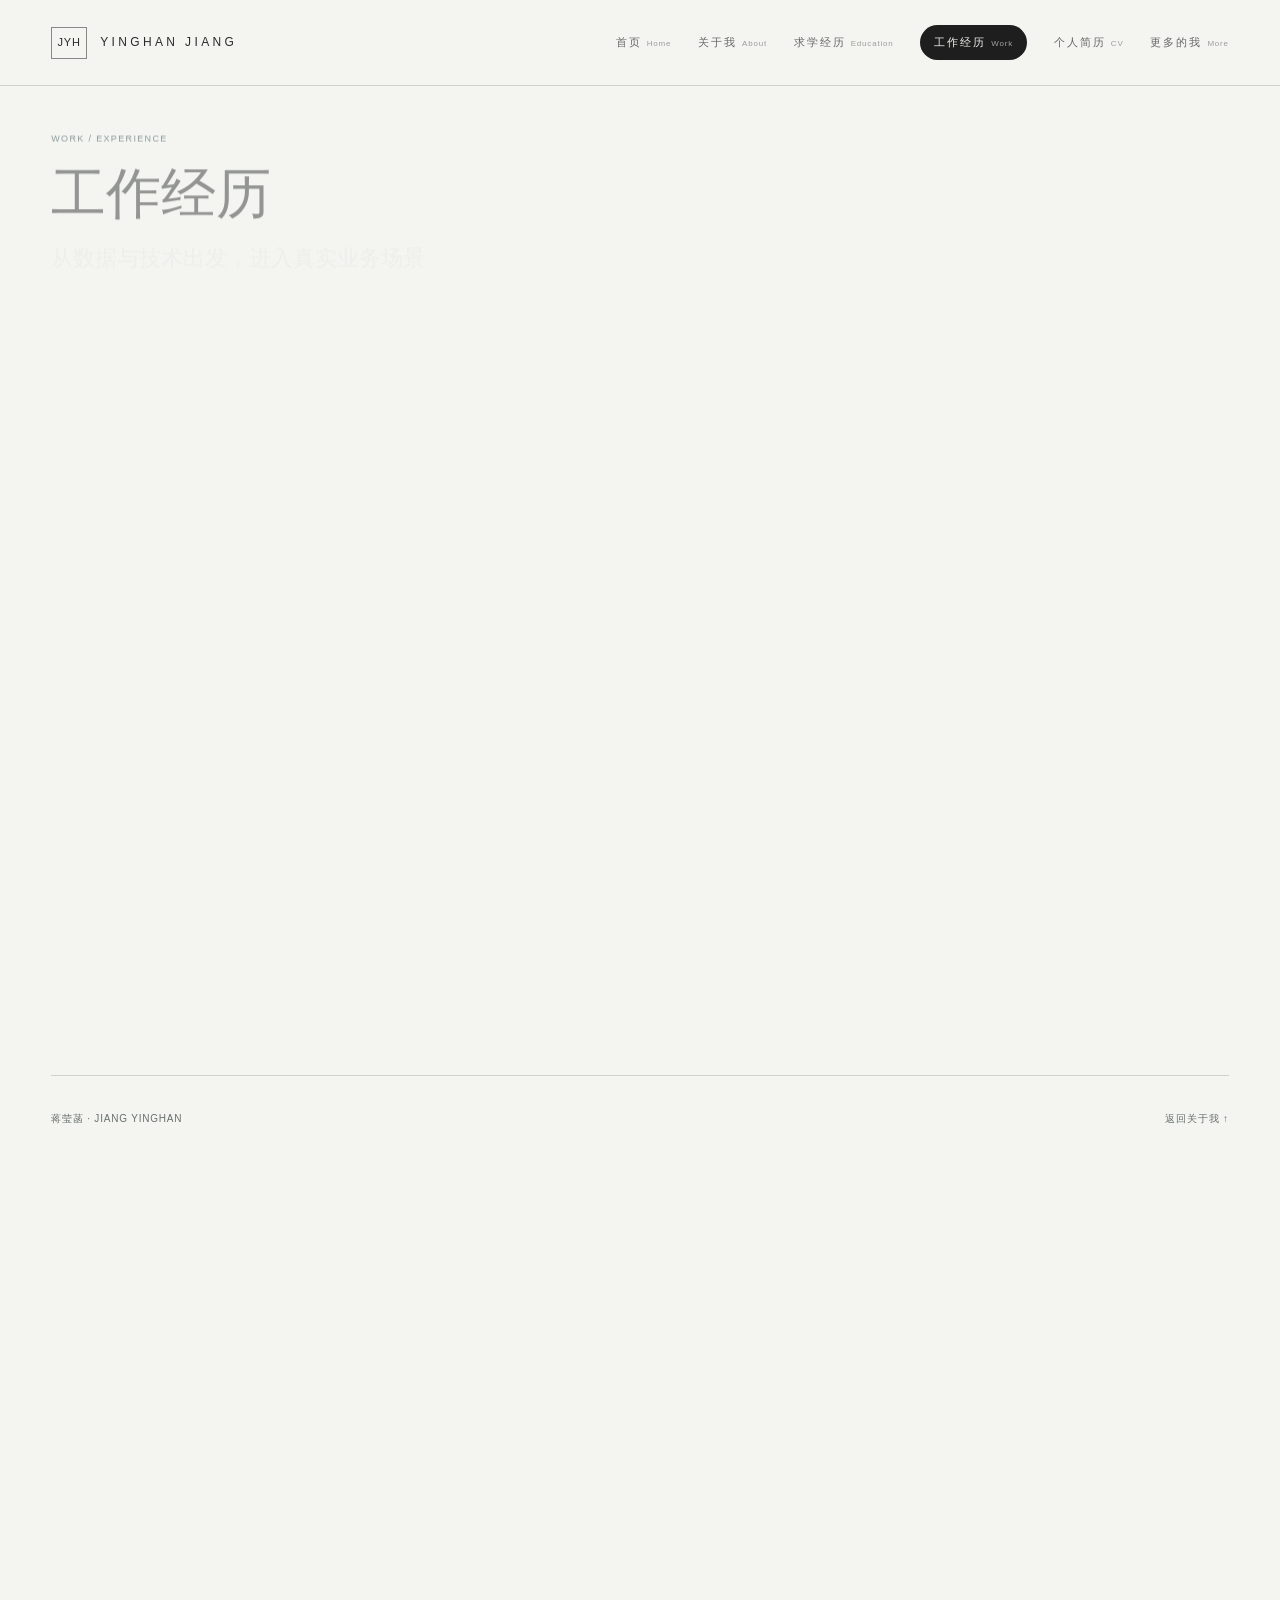
<file: pudong/index.html>
<!doctype html>
<html lang="zh-CN">
<head>
  <meta charset="utf-8"><meta name="viewport" content="width=device-width,initial-scale=1"><meta http-equiv="refresh" content="0; url=../work/index.html?open=pudong">
  <meta name="description" content="蒋莹菡在国元证券上海浦东分公司的业务流程、数据运营与 AI 应用实践。">
  <title>上海浦东分公司｜蒋莹菡</title>
  <link rel="stylesheet" href="../css/detail.css"><link rel="stylesheet" href="../css/pudong.css">
</head>
<body>
  <header class="detail-site-header"><a class="detail-brand" href="../index.html#top"><span>JYH</span><b>YINGHAN JIANG</b></a><nav aria-label="主导航"><a href="../index.html#top">首页 <small>Home</small></a><a href="../index.html#about">关于我 <small>About</small></a><a href="../education/index.html">求学经历 <small>Education</small></a><a class="is-active" href="../work/index.html">工作经历 <small>Work</small></a><a href="../files/Jiang_Yinghan_CV.pdf" download>个人简历 <small>CV</small></a><a href="../more/index.html">更多的我 <small>More</small></a></nav></header>
  <main>
    <section class="pudong-hero detail-shell reveal"><p class="detail-kicker">FRONTLINE BUSINESS / PUDONG</p><div class="pudong-hero-grid"><div><h1>上海浦东分公司</h1><div class="pudong-meta"><strong>国元证券</strong><span>2026.04 — 至今</span></div></div><div><h2>从业务现场发现问题，<br>用数据验证判断，<br>再通过系统与技术推动优化。</h2><p class="hero-keywords">业务流程 · 客户经营 · 数据分析 · 系统优化 · AI应用</p></div></div></section>
    <section class="chapter detail-shell reveal" aria-labelledby="operations-title">
      <div class="chapter-head"><p>01 / OPERATIONS</p><div><h2 id="operations-title">业务流程优化与数据运营</h2><p>从客户开户与经营中的真实问题出发，通过数据分析、流程拆解与系统观察，寻找影响业务效率和客户转化的关键环节。</p></div></div>
      <article class="case-study"><header class="case-heading"><p>CASE 01</p><div><h3>开户流程与系统优化</h3><p>从开户转化问题出发，结合断点客户数据、客户反馈与同业系统测试，拆解开户流程中的关键流失节点，并推动流程与系统侧优化。</p></div></header><div class="statistics" aria-label="开户流程优化关键数据"><div><strong>851</strong><span>断点客户跟踪</span></div><div><strong>5家</strong><span>券商系统对比测试</span></div><div><strong>4类</strong><span>核心流程卡点</span></div><div><strong>-9.6%</strong><span>渠道获客成本</span></div></div><ol class="quiet-process"><li><small>01</small><span>业务现象</span></li><li><small>02</small><span>数据分析</span></li><li><small>03</small><span>流程拆解</span></li><li><small>04</small><span>系统对比</span></li><li><small>05</small><span>优化建议</span></li></ol></article>
      <article class="case-study compact-case"><header class="case-heading"><p>CASE 02</p><div><h3>数据支持精细化运营</h3><p>从客户经营中的实际问题出发，通过客户画像、交易行为与业务数据分析，支持客户分层、经营策略优化与业务跟进。重点不在展示分析工具，而在让数据帮助理解客户和经营问题。</p></div></header><div class="keyword-line"><span>客户画像</span><span>客户分层</span><span>交易行为</span><span>经营分析</span><span>BI</span></div></article>
    </section>
    <section class="chapter detail-shell reveal" aria-labelledby="ai-title"><div class="chapter-head"><p>02 / AI ENABLEMENT</p><div><h2 id="ai-title">AI赋能与效率提升</h2><p>不从 AI 工具本身出发，而是从重复、高频和需要判断的业务环节中，寻找适合由 AI 和自动化承接的部分。</p></div></div><div class="ai-practices"><article><span>01</span><h3>知识沉淀与智能问答</h3><p>将企微服务中的高频问题沉淀为知识库，并探索智能助手在客户服务场景中的应用。</p></article><article><span>02</span><h3>业务流程自动化</h3><p>将重复性的数据整理、周报等工作流程化、自动化，减少人工处理时间，提高信息整理效率。</p></article><article><span>03</span><h3>AI合规质检</h3><p>探索本地模型在录音、直播等合规质检场景中的应用，将 AI 能力嵌入具体业务流程。</p></article></div><blockquote class="ai-conclusion">AI不是独立的工具，而是业务流程中可以被重新设计的一部分。</blockquote></section>
    <section class="next-stage detail-shell reveal"><div><p>NEXT</p><span>下一阶段</span></div><div><h2>从单点优化，走向更完整的经营视角</h2><h3>全渠道数字看板 <small>正在推进</small></h3><p>围绕客户获取、开户转化、客户经营等关键环节，进一步打通业务数据，形成更完整的经营观察与分析视角。</p></div></section>
  </main>
  <footer class="pudong-footer detail-shell"><a href="../digital-finance/index.html">← 数字金融部</a><a href="../index.html#experience-overview">返回首页</a></footer>
  <script>if(!matchMedia('(prefers-reduced-motion: reduce)').matches){const o=new IntersectionObserver(es=>es.forEach(e=>{if(e.isIntersecting){e.target.classList.add('is-visible');o.unobserve(e.target)}}),{threshold:.12});document.querySelectorAll('.reveal').forEach(e=>o.observe(e))}else document.querySelectorAll('.reveal').forEach(e=>e.classList.add('is-visible'));</script>
</body></html>
</file>
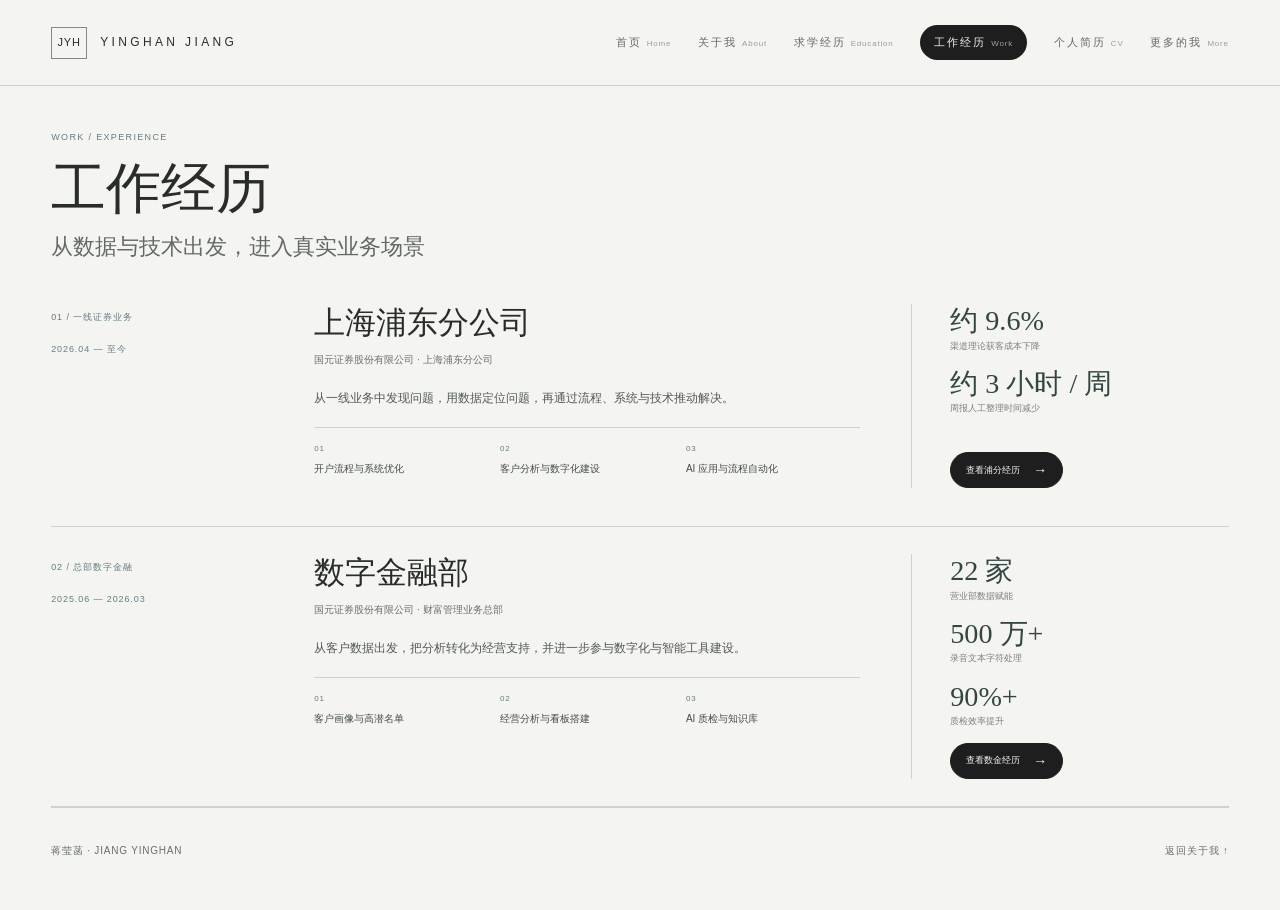
<file: work/index.html>
<!doctype html><html lang="zh-CN"><head><meta charset="utf-8"><meta name="viewport" content="width=device-width,initial-scale=1"><title>工作经历｜蒋莹菡</title><link rel="stylesheet" href="../css/detail.css"><link rel="stylesheet" href="../css/work.css"></head><body>
<header class="detail-site-header"><a class="detail-brand" href="../index.html#top"><span>JYH</span><b>YINGHAN JIANG</b></a><nav aria-label="主导航"><a href="../index.html#top">首页 <small>Home</small></a><a href="../index.html#about">关于我 <small>About</small></a><a href="../education/index.html">求学经历 <small>Education</small></a><a class="is-active" href="index.html">工作经历 <small>Work</small></a><a href="../files/Jiang_Yinghan_CV.pdf" download>个人简历 <small>CV</small></a><a href="../more/index.html">更多的我 <small>More</small></a></nav></header>
<main class="work-page work-shell"><section class="work-hero"><p>WORK / EXPERIENCE</p><h1>工作经历</h1><h2>从数据与技术出发，进入真实业务场景</h2></section><section class="work-list">
<article class="work-item digital-item"><header class="work-row work-toggle" tabindex="0" role="button"><div class="work-index"><small>02 / 总部数字金融</small><time>2025.06 — 2026.03</time></div><div class="work-overview"><h3>数字金融部</h3><p class="work-company">国元证券股份有限公司 · 财富管理业务总部</p><p class="work-positioning">从客户数据出发，把分析转化为经营支持，并进一步参与数字化与智能工具建设。</p><ol class="work-practices"><li><b>01</b>客户画像与高潜名单</li><li><b>02</b>经营分析与看板搭建</li><li><b>03</b>AI 质检与知识库</li></ol></div><div class="work-outcomes"><p><strong>22 家</strong><span>营业部数据赋能</span></p><p><strong>500 万+</strong><span>录音文本字符处理</span></p><p><strong>90%+</strong><span>质检效率提升</span></p><button aria-expanded="false" aria-controls="digital-detail"><span>查看数金经历</span><b>→</b></button></div></header><div class="work-panel" id="digital-detail"><div class="work-panel-inner digital-detail">
<section class="digital-intro work-reveal"><div><p class="work-kicker">数字金融部</p><h2>从客户数据出发，<br>把分析转化为经营支持。</h2></div><div><p class="digital-meta">2025.06 — 2026.03<br>国元证券股份有限公司<br>财富管理业务总部 · 数字金融部</p><p>在数字金融部期间，我主要围绕客户经营、经营分析和智能工具建设开展工作，通过客户数据识别经营机会，通过指标和看板支持运营管理，并将 AI、知识库和智能工具应用到一线业务流程中。</p><ol class="method-strip"><li>客户数据</li><li>经营分析</li><li>数字化工具</li><li>AI 赋能</li></ol></div></section>
<section class="core-work digital-core work-reveal"><header><p>01 / 核心工作</p><h2>数据洞察，经营分析，工具落地。</h2></header><div class="core-grid digital-core-grid">
<article><span>01</span><h3>客户画像与高潜名单</h3><p>围绕重点产品和客户行为数据进行分层分析，识别高潜客群，并将分析结果转化为可直接使用的经营名单。</p><div class="digital-results"><strong><b>7 家营业部</b>高潜客户名单支持</strong><strong><b>22 家营业部</b>智能投顾数据赋能</strong><strong><b>约 6000 万元</b>2025 年 7–8 月智能投顾签约资产增长</strong></div><figure class="case-real-image customer-profile-compact"><img src="../images/vip-customer-profile-compact.png" alt="VIP情报站客户画像分析"><figcaption>重点产品客户画像分析示例</figcaption></figure><button class="case-toggle" aria-expanded="false" aria-controls="customer-detail">查看详情 <b>↓</b></button><div class="case-panel" id="customer-detail"><div><p class="case-date">2025.06 — 2025.08</p><h4 class="case-heading">从客户数据中识别经营机会</h4><dl class="case-brief"><div><dt>目标</dt><dd>支持线上运营精细化及分支机构客户服务</dd></div><div><dt>工作内容</dt><dd>围绕七款重点产品，梳理持仓、盈亏、APP 活跃度与投顾页面访问等客户行为及账户特征，进行建模与分层分析，识别不同客户群体的行为差异和潜在价值。</dd></div><div><dt>落地</dt><dd>将分析结果转化为可执行名单，为浦东分公司、上海虹桥路营业部、马鞍山营业部等 7 家营业部提供高潜客户名单，并为 22 家营业部智能投顾赋能提供数据支持。</dd></div><div><dt>结果</dt><dd>协助智能投顾在 2025 年 7–8 月期间签约资产约增长 6000 万元。</dd></div></dl><ol class="detail-chain"><li>客户数据</li><li>行为特征</li><li>分层分析</li><li>高潜识别</li><li>名单分发</li><li>经营触达</li></ol><p class="case-conclusion">把客户数据转化为可执行经营机会。</p></div></div></article>
<article><span>02</span><h3>经营分析与看板搭建</h3><p>围绕线上运营中心经营管理需求，搭建考核指标体系及日报、周报、月报看板，将人工汇报逐步转化为统一、可持续观察的数据视图。</p><div class="digital-results compact"><strong>外呼</strong><strong>企微</strong><strong>开户转化</strong><strong>员工勤勉度</strong></div><figure class="case-real-image operations-dashboard-image"><img src="../images/operations-dashboard.png" alt="经营分析与数据看板"><figcaption>经营指标与运营复盘看板示例</figcaption></figure><button class="case-toggle" aria-expanded="false" aria-controls="dashboard-detail">查看详情 <b>↓</b></button><div class="case-panel" id="dashboard-detail"><div><p class="case-date">2025.09 — 2026.03</p><h4 class="case-heading">把运营管理问题转化成指标和数据视图</h4><dl class="case-brief"><div><dt>目标</dt><dd>提升客群线上运营中心转化效率，减轻管理与一线数据整理负担。</dd></div><div><dt>工作内容</dt><dd>搭建客群线上运营中心考核指标体系及日报、周报、月报复盘看板，覆盖外呼、企微、开户转化与员工勤勉度等核心指标，并持续进行业务复盘。</dd></div><div><dt>价值</dt><dd>每日员工排名可以直接发布，减少手动收集和整理数据，让管理者持续观察业务过程并支持运营复盘与问题定位。</dd></div></dl><ol class="detail-chain"><li>经营目标</li><li>指标设计</li><li>数据汇总</li><li>可视化看板</li><li>过程监测</li><li>业务复盘</li></ol><p class="case-conclusion">把业务管理问题拆成指标、口径、数据、看板与经营动作。</p></div></div></article>
<article><span>03</span><h3>AI 质检与知识库</h3><p>围绕外呼、企微等高频文本和会话场景，搭建智能质检、知识库和标准话术体系，将非结构化业务内容转化为可识别、可复用的数字化能力。</p><div class="digital-results compact"><strong><b>4 款</b>智能体</strong><strong><b>500 万+</b>录音文本字符</strong><strong><b>4 个月</b>企微记录</strong><strong><b>300+</b>常见问题</strong><strong><b>90%+</b>质检效率提升</strong></div><figure class="case-real-image ai-workflow-image"><img src="../images/ai-quality-workflow.png" alt="智能体风险质检与知识库流程"><figcaption>智能体 / 风险质检 / 知识库流程</figcaption></figure><button class="case-toggle" aria-expanded="false" aria-controls="quality-detail">查看详情 <b>↓</b></button><div class="case-panel" id="quality-detail"><div><p class="case-date">2025.09 — 2026.03</p><h4 class="case-heading">把高频业务内容转化为可复用的智能能力</h4><dl class="case-brief"><div><dt>目标</dt><dd>提升质检覆盖率，减轻一线和管理人员重复工作负担。</dd></div><div><dt>智能质检</dt><dd>搭建 4 款智能体，实现外呼违规风险初检与企微违规风险初检全量覆盖，质检效率提升 90%+。</dd></div><div><dt>知识沉淀</dt><dd>梳理 500 万+ 字符录音文本与 4 个月企微聊天记录，沉淀 300+ 常见问题知识库和标准话术体系，并按月持续更新。</dd></div><div><dt>进一步落地</dt><dd>相关工具进一步部署至合规老师本地终端，用于辅助初检，并保留人工复核。</dd></div></dl><ol class="detail-chain"><li>业务文本</li><li>高频问题</li><li>风险规则</li><li>知识沉淀</li><li>智能初检</li><li>人工复核</li></ol></div></div></article>
</div></section>
<section class="digital-projects work-reveal"><header><p>02 / 参与项目建设</p><h2>从单点工具，进一步参与系统化项目建设</h2></header><div class="project-lines"><article><b>01</b><div><h3>企业微信项目建设</h3><p>参与企业微信相关业务场景的需求调研，围绕客户服务、客户触达、客户跟进及业务协同等场景，参与业务需求梳理。</p></div><span>参与需求调研与方案梳理</span><figure class="project-inline-image wecom-project-image"><img src="../images/wecom-project-requirement.png" alt="企业微信承接场景需求方案"><figcaption>企业微信客户承接场景需求梳理</figcaption></figure></article><article><b>02</b><div><h3>智能外呼项目建设</h3><p>参与客群线上运营中心和浦东分公司的智能外呼需求调研，通过实地业务调研了解不同场景下的外呼需求，为后续方案建设提供业务输入。</p></div><span>已完成需求调研</span><figure class="project-inline-image outbound-project-image"><img src="../images/smart-outbound-requirements.png" alt="智能外呼项目功能需求"><figcaption>智能外呼功能与业务需求梳理</figcaption></figure></article></div></section>
<section class="digital-capabilities work-reveal"><header><p>03 / 能力沉淀</p><h2>从数据分析，到数字化建设</h2></header><ol><li><strong>客户洞察</strong><span>从持仓、行为和活跃数据中识别客户特征与经营机会。</span></li><li><strong>经营分析</strong><span>把业务目标拆解成指标、看板和复盘机制。</span></li><li><strong>AI 应用</strong><span>把大量业务文本转化成知识、规则和辅助判断能力。</span></li><li><strong>项目建设</strong><span>从单点分析和工具进一步参与企微、智能外呼等系统化项目需求建设。</span></li></ol></section>
</div></div></article>
<article class="work-item pudong-item"><header class="work-row work-toggle pudong-toggle" tabindex="0" role="button"><div class="work-index"><small>01 / 一线证券业务</small><time>2026.04 — 至今</time></div><div class="work-overview"><h3>上海浦东分公司</h3><p class="work-company">国元证券股份有限公司 · 上海浦东分公司</p><p class="work-positioning">从一线业务中发现问题，用数据定位问题，再通过流程、系统与技术推动解决。</p><ol class="work-practices"><li><b>01</b>开户流程与系统优化</li><li><b>02</b>客户分析与数字化建设</li><li><b>03</b>AI 应用与流程自动化</li></ol></div><div class="work-outcomes"><p><strong>约 9.6%</strong><span>渠道理论获客成本下降</span></p><p><strong>约 3 小时 / 周</strong><span>周报人工整理时间减少</span></p><button aria-expanded="false" aria-controls="pudong-detail"><span>查看浦分经历</span><b>→</b></button></div></header><div class="work-panel" id="pudong-detail"><div class="work-panel-inner">
<section class="pudong-intro work-reveal"><div><p class="work-kicker">上海浦东分公司</p><h2>从一线场景中识别问题，<br>再推动解决。</h2></div><div><p>在上海浦东分公司轮岗期间，我主要围绕开户流程、经营数据和 AI 应用三类实际业务问题开展工作，从一线场景中识别问题、用数据定位问题，并进一步通过流程、系统与技术推动解决。</p><ol class="method-strip"><li>实际业务</li><li>发现问题</li><li>数据定位</li><li>流程 / 系统优化</li><li>技术落地</li></ol></div></section>
<section class="core-work work-reveal"><header><p>01 / 核心工作</p><h2>在浦东分公司，我主要做了三件事。</h2></header><div class="core-grid">
<article><span>01</span><h3>开户流程与系统优化</h3><p>从一线开户业务识别流失与流程断点，结合客户反馈、数据表现和系统差异推动优化。</p><strong>渠道理论获客成本<br>下降约 9.6%</strong><button class="case-toggle" aria-expanded="false" aria-controls="account-detail">查看详情 <b>↓</b></button><div class="case-panel" id="account-detail"><div><h4>业务问题</h4><p>开户过程中存在多个客户流失和流程断点，部分问题依赖人工识别与跟进。</p><h4>我的工作</h4><ol class="work-action-steps"><li><b>01</b><div><strong>定位问题</strong><p>拆解开户全流程，持续跟踪关键节点数据，并结合实际客户反馈定位真实流失原因。</p></div></li><li><b>02</b><div><strong>验证方案</strong><p>通过同业走访及 5 家券商开户系统测试，比较流程、规则及系统差异。</p></div></li><li><b>03</b><div><strong>推动落地</strong><p>将分析结果转化为具体流程和系统优化方案，并跟踪优化效果。</p></div></li></ol><ol class="detail-chain"><li>业务现场</li><li>客户反馈</li><li>数据分析</li><li>同业 / 系统比较</li><li>方案判断</li><li>优化落地</li></ol><div class="image-slots account-images"><figure><img src="../images/account-flow-breakpoints.png" alt="开户流程关键断点分析"><figcaption>开户全流程与关键断点定位</figcaption></figure><figure><img src="../images/account-call-analysis.png" alt="二十万条通话记录分析"><figcaption>通话记录分析与高频断点识别</figcaption></figure><figure><img src="../images/account-optimization-rollout.png" alt="开户流程优化动作落地"><figcaption>优化动作落地与关键断点改善</figcaption></figure></div></div></div></article>
<article><span>02</span><h3>客户分析与数字化建设</h3><p>从一线客户服务和经营数据出发，识别客户需求、经营机会与流失风险，并进一步将分析方法和业务规则沉淀为可复用的经营工具。</p><strong>客户理解 · 数据分析<br>数字化建设</strong><button class="case-toggle" aria-expanded="false" aria-controls="bi-detail">查看详情 <b>↓</b></button><div class="case-panel" id="bi-detail"><div class="customer-development"><section><span>01 / 客户现场</span><h4>从一线服务中理解客户</h4><div class="customer-touch"><strong>3000+</strong><p>四个月累计客户触达</p></div><p>高频客户服务让我从报表之外，直接理解客户真实需求和业务链路。</p></section><section><span>02 / 经验沉淀</span><h4>把重复问题沉淀为可复用经验</h4><ol class="detail-chain"><li>客户提出问题</li><li>判断账户状态</li><li>匹配处理路径</li><li>沉淀标准 SOP</li></ol><blockquote>一次服务解决一个客户，标准化经验可以服务下一批客户。</blockquote></section><section><span>03 / 客户分析</span><h4>从客户数据中识别经营机会与风险</h4><div class="analysis-projects"><article><h5>ETF 客户分析</h5><p>分析交易行为与佣金水平对客户创收的影响。</p></article><article><h5>潜客识别｜双融客户画像</h5><p>从已开通双融客户共性特征反推潜在目标客群。</p></article><article><h5>流失预警｜存量有效户分析</h5><p>识别易流失客户共性和风险特征，为触达与留存提供依据。</p></article></div><figure class="customer-analysis-visual"><img src="../images/customer-analysis-projects.png" alt="ETF客户分析、双融潜客画像与存量有效户流失分析"><figcaption>客户经营专题分析示例</figcaption></figure></section><section><span>04 / 体系建设</span><h4>进一步沉淀为经营数据体系</h4><p>将前期客户服务和专题分析进一步沉淀到全渠道 BI 经营体系。</p><div class="in-progress"><b>正在推进</b><ul><li>核心指标梳理</li><li>指标口径统一</li><li>业务场景需求梳理</li><li>BI 看板结构设计</li><li>岗位数据权限划分</li></ul><em>建设中 / In Progress</em></div></section><ol class="detail-chain customer-method"><li>客户触达</li><li>问题沉淀</li><li>SOP 标准化</li><li>客户分析</li><li>潜客 / 风险识别</li><li>BI 经营体系</li></ol></div></div></article>
<article><span>03</span><h3>AI 应用与流程自动化</h3><p>从一线高频、重复、可标准化的场景出发，让知识库、自动化与 AI 进入真实流程。</p><strong>知识沉淀 · 自动化<br>本地模型辅助</strong><button class="case-toggle" aria-expanded="false" aria-controls="ai-detail">查看详情 <b>↓</b></button><div class="case-panel" id="ai-detail"><div class="mini-cases"><section><span>01</span><h4>企微高频问题与知识库</h4><p>联合金科从企微会话存档中提取高频问题，补充问答知识库，并优化智能投资助理。</p><ol class="detail-chain"><li>企微会话</li><li>高频问题提取</li><li>知识归类</li><li>知识库补充</li><li>智能助手优化</li></ol><figure class="case-real-image"><img src="../images/wecom-knowledge-base.png" alt="企业微信高频问题与知识库整理页面"><figcaption>企微高频问题提取与知识库整理</figcaption></figure></section><section><span>02</span><h4>周报自动化</h4><p>搭建周报自动化流程，识别高频重复劳动，将固定流程自动化，并保留人工复核。</p><strong>每周减少约 3 小时人工整理</strong><ol class="detail-chain"><li>重复工作</li><li>规则梳理</li><li>自动化流程</li><li>人工复核</li><li>时间节省</li></ol><figure class="case-real-image weekly-report-image"><img src="../images/weekly-report-automation.png" alt="人员经验表现分析周报页面"><figcaption>周报自动化输出示例</figcaption></figure></section><section><span>03</span><h4>录音 / 直播合规辅助工具</h4><p>基于公司本地模型开发合规辅助工具，并部署至合规人员本地终端，支持信息处理和辅助检查，由人工复核。</p><figure class="case-real-image compliance-demo-image"><img src="../images/compliance-demo.png" alt="合规质检系统界面"><figcaption>录音与直播合规辅助工具界面</figcaption></figure><a class="case-demo-link" href="https://nappy-doing-railway.ngrok-free.dev/" target="_blank" rel="noopener noreferrer">点击此处查看 Demo <b>↗</b></a></section></div></div></article>
</div></section>
<section class="shared-abilities work-method work-reveal"><header><p>工作方法</p><h2>如何把一个业务问题推进到落地</h2></header><ol><li><b>01</b><strong>进入业务现场</strong><span>先理解业务怎么运转、问题在哪里发生，而不是先假设答案。</span></li><li><b>02</b><strong>用数据验证</strong><span>结合业务数据、客户反馈和实际表现判断问题，而不是只凭经验。</span></li><li><b>03</b><strong>拆解关键环节</strong><span>把复杂问题拆成流程、规则、指标和关键节点，找到真正值得优化的部分。</span></li><li><b>04</b><strong>转化为解决方案</strong><span>根据问题性质，进一步形成流程优化、数据分析、系统需求或数字化建设方案。</span></li><li><b>05</b><strong>推动落地并复盘</strong><span>协调相关角色推进实施，并通过结果反馈持续验证和调整方案。</span></li></ol><p class="method-summary">先理解业务，再判断数据、流程、系统和技术应该在哪个环节发挥作用。</p></section>
<section class="next-work work-reveal"><header><p>02 / 下一阶段</p><h2>从局部改进，到形成可持续的解决方案</h2></header><div class="next-list"><article><b>01</b><div><h3>企业微信断点自动派单系统建设</h3><p>围绕开户断点客户的识别、分配、提醒和跟进闭环，推动将原本依赖人工承接的流程进一步系统化，通过企微强提醒、灵活派单和过程看板提升跟进效率。</p></div><span>进行中</span></article><article><b>02</b><div><h3>全渠道 BI 经营看板建设</h3><p>继续推进渠道、开户、客户和经营过程核心指标梳理，统一数据口径并形成更清晰的经营观察视角。</p></div><span>进行中</span></article><article><b>03</b><div><h3>BI 权限划分</h3><p>结合不同岗位、业务场景和数据使用需求，完善 BI 数据访问与使用权限设计，兼顾业务效率和数据规范。</p></div><span>进行中</span></article></div></section>
<div class="work-closing work-reveal"><blockquote class="work-final">从实际业务中发现问题，<br>用数据定位问题，<br>再通过流程、系统与技术推动解决。</blockquote><button class="close-work-detail" type="button">收起详情 <b>↑</b></button></div>
</div></div></article></section></main><footer class="detail-footer work-shell"><span>蒋莹菡 · JIANG YINGHAN</span><a href="../index.html#about">返回关于我 ↑</a></footer><script src="../js/work.js"></script></body></html>
</file>
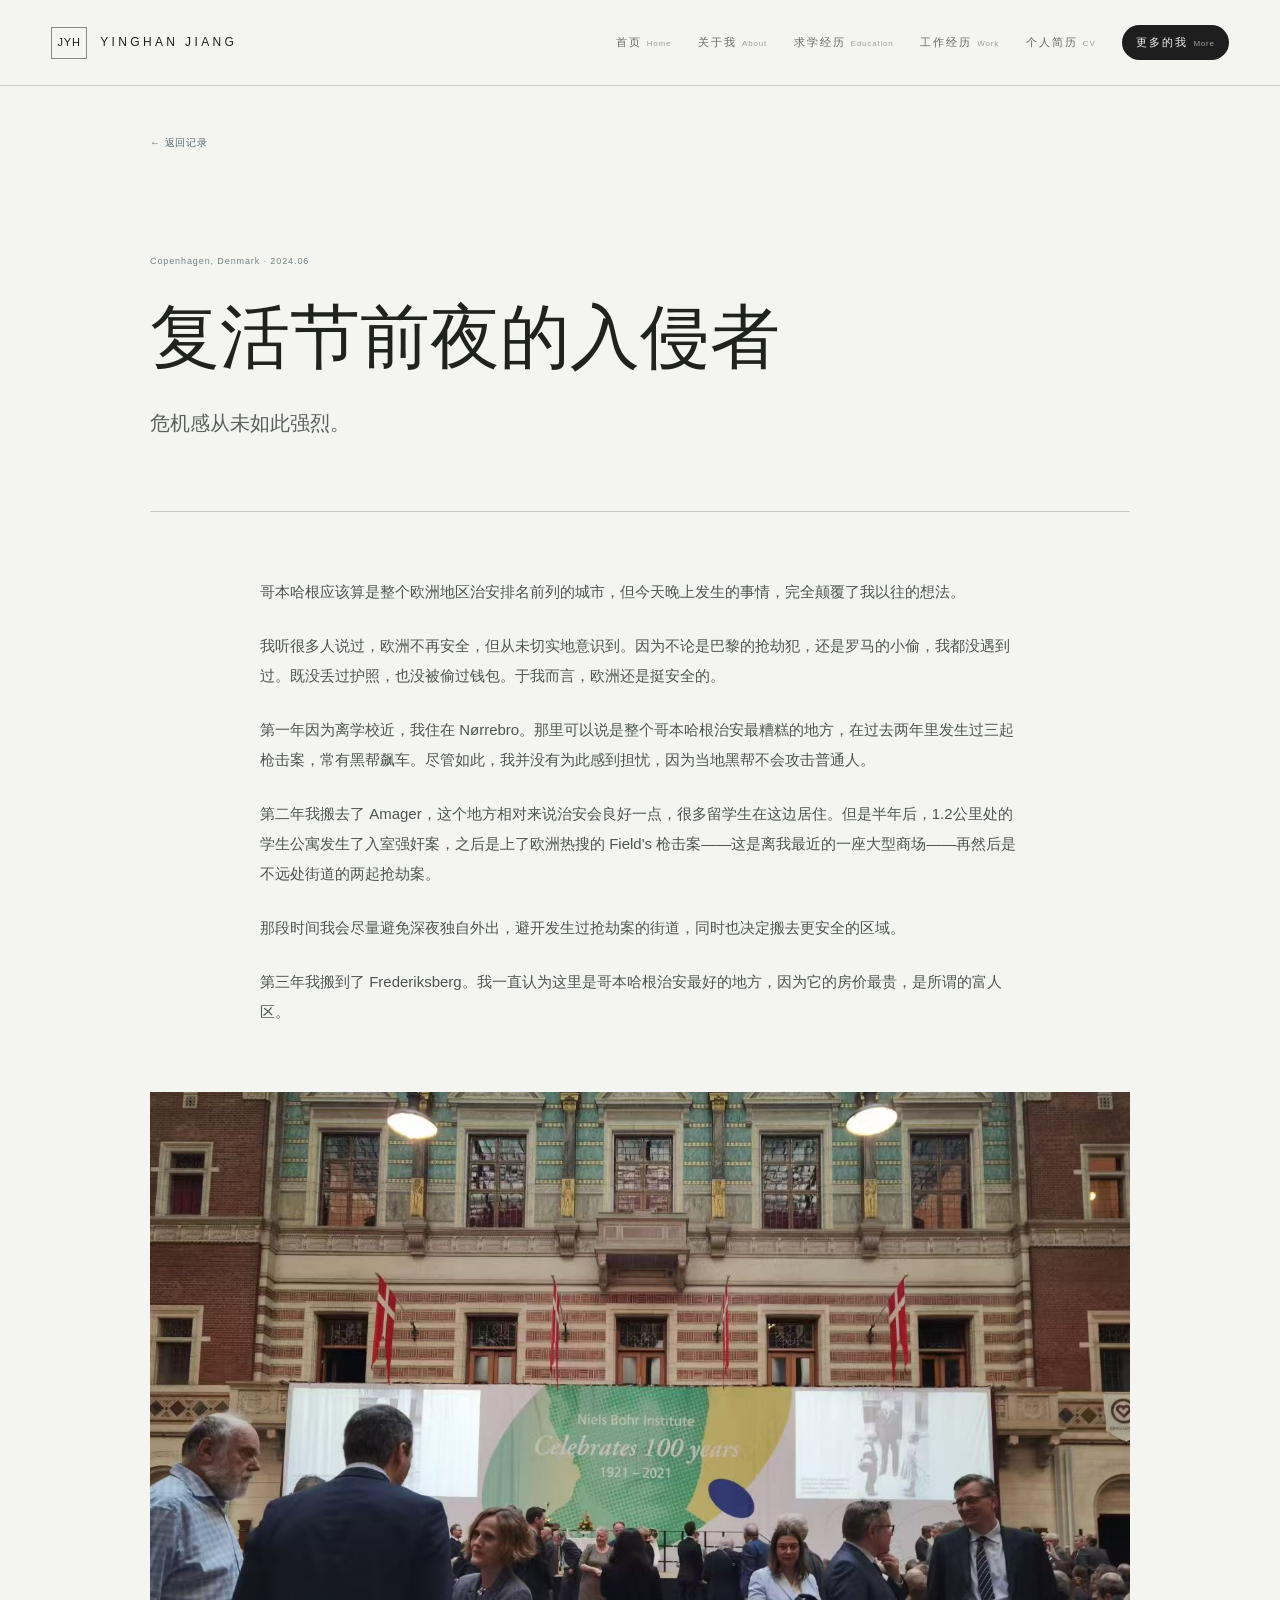
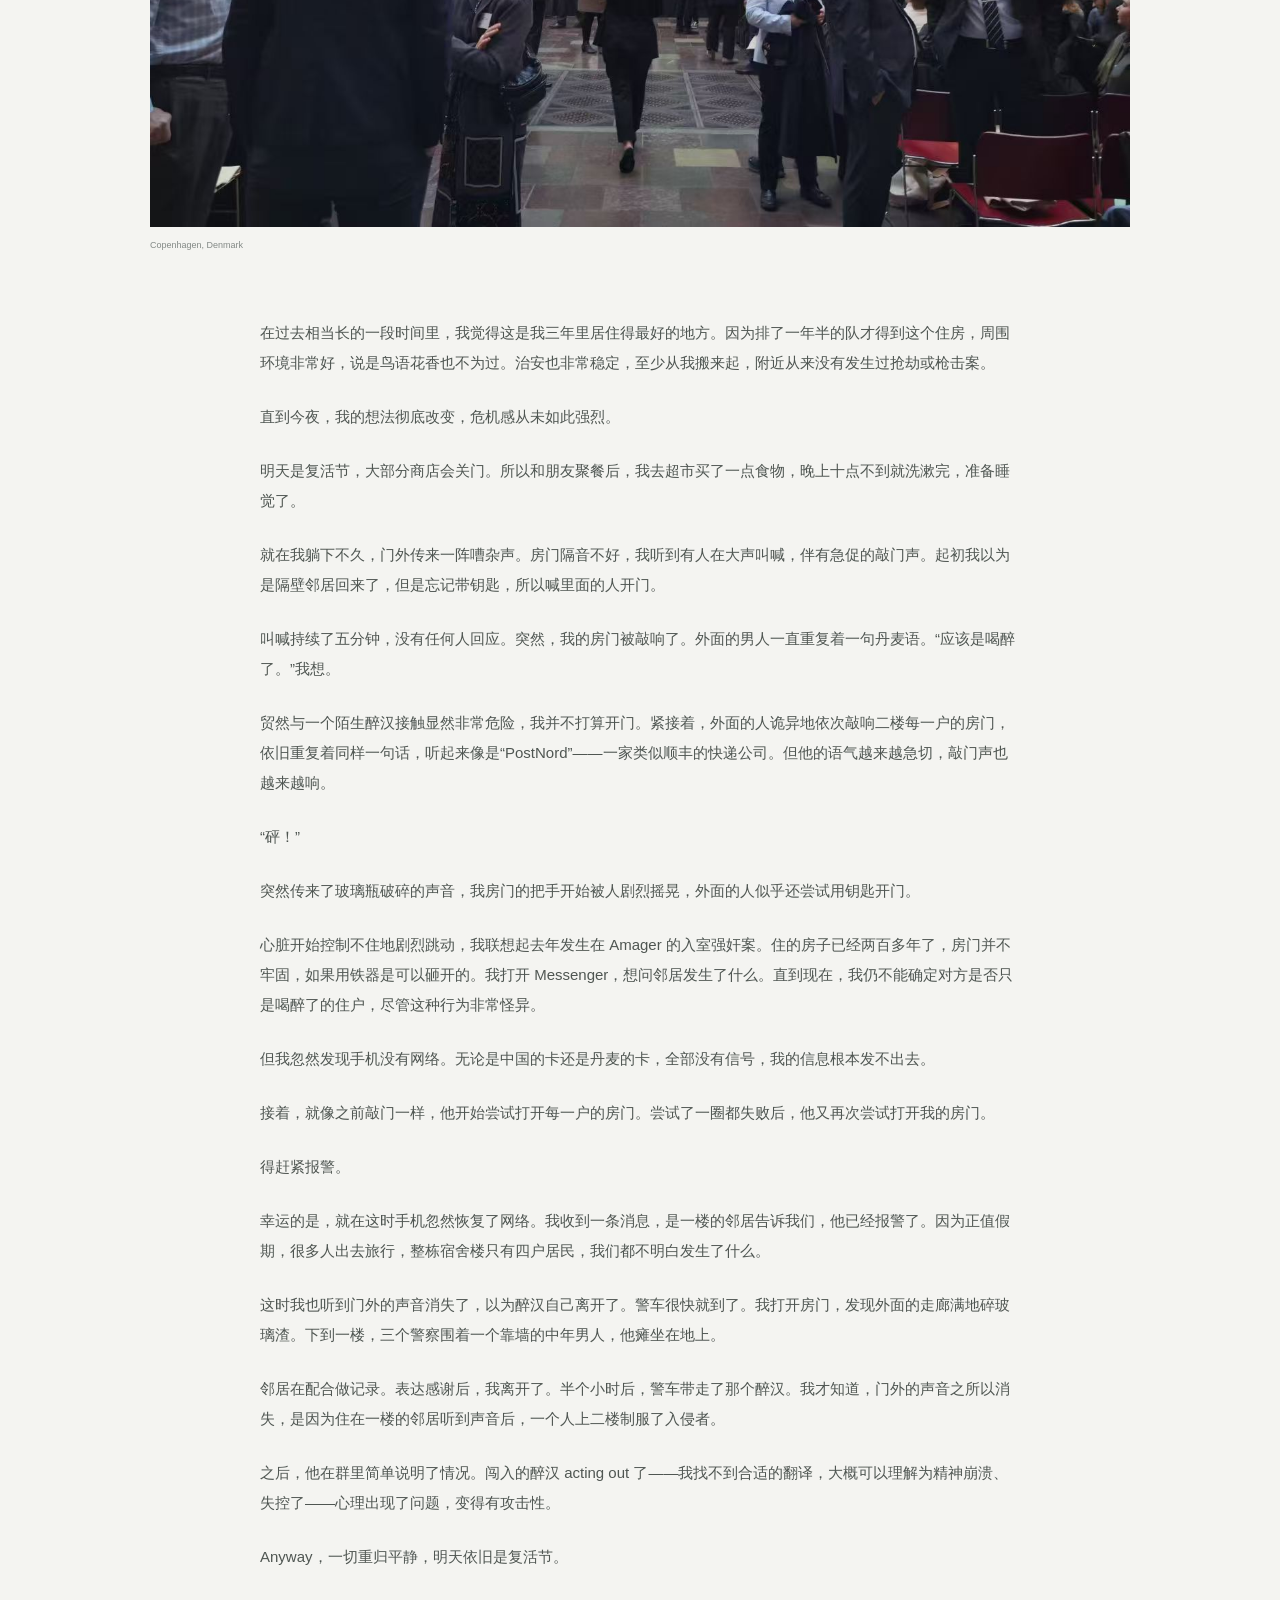
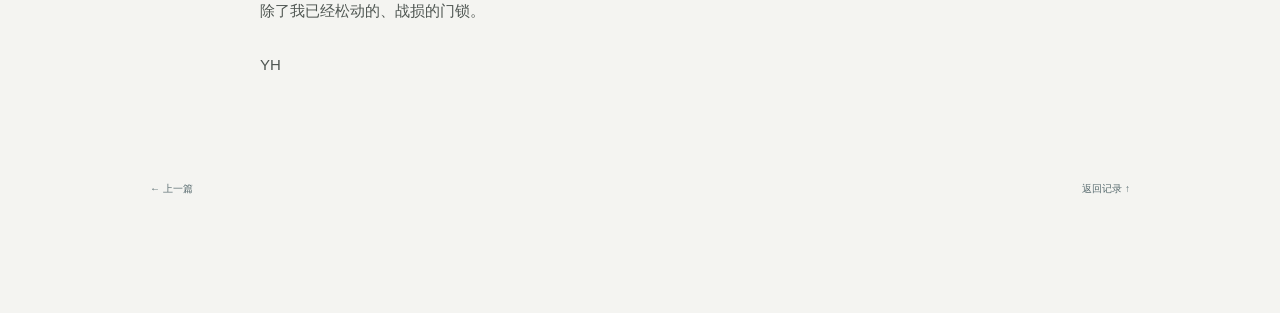
<file: travel/easter-eve.html>
<!doctype html><html lang="zh-CN"><head><meta charset="utf-8"><meta name="viewport" content="width=device-width,initial-scale=1"><title>复活节前夜的入侵者｜蒋莹菡</title><link rel="stylesheet" href="../css/detail.css"><link rel="stylesheet" href="../css/travel.css"></head><body>
<header class="detail-site-header"><a class="detail-brand" href="../index.html#top"><span>JYH</span><b>YINGHAN JIANG</b></a><nav><a href="../index.html#top">首页 <small>Home</small></a><a href="../index.html#about">关于我 <small>About</small></a><a href="../education/index.html">求学经历 <small>Education</small></a><a href="../work/index.html">工作经历 <small>Work</small></a><a href="../files/Jiang_Yinghan_CV.pdf" download>个人简历 <small>CV</small></a><a class="is-active" href="../more/index.html">更多的我 <small>More</small></a></nav></header>
<main class="travel-page travel-shell"><a class="travel-back" href="../more/index.html#writing">← 返回记录</a><header class="travel-hero"><time>Copenhagen, Denmark · 2024.06</time><h1>复活节前夜的入侵者</h1><p>危机感从未如此强烈。</p></header>
<article class="travel-body"><p>哥本哈根应该算是整个欧洲地区治安排名前列的城市，但今天晚上发生的事情，完全颠覆了我以往的想法。</p><p>我听很多人说过，欧洲不再安全，但从未切实地意识到。因为不论是巴黎的抢劫犯，还是罗马的小偷，我都没遇到过。既没丢过护照，也没被偷过钱包。于我而言，欧洲还是挺安全的。</p><p>第一年因为离学校近，我住在 Nørrebro。那里可以说是整个哥本哈根治安最糟糕的地方，在过去两年里发生过三起枪击案，常有黑帮飙车。尽管如此，我并没有为此感到担忧，因为当地黑帮不会攻击普通人。</p><p>第二年我搬去了 Amager，这个地方相对来说治安会良好一点，很多留学生在这边居住。但是半年后，1.2公里处的学生公寓发生了入室强奸案，之后是上了欧洲热搜的 Field's 枪击案——这是离我最近的一座大型商场——再然后是不远处街道的两起抢劫案。</p><p>那段时间我会尽量避免深夜独自外出，避开发生过抢劫案的街道，同时也决定搬去更安全的区域。</p><p>第三年我搬到了 Frederiksberg。我一直认为这里是哥本哈根治安最好的地方，因为它的房价最贵，是所谓的富人区。</p></article>
<figure class="travel-image"><img src="../images/travel-easter.jpg" alt="哥本哈根生活记录"><figcaption>Copenhagen, Denmark</figcaption></figure>
<article class="travel-body"><p>在过去相当长的一段时间里，我觉得这是我三年里居住得最好的地方。因为排了一年半的队才得到这个住房，周围环境非常好，说是鸟语花香也不为过。治安也非常稳定，至少从我搬来起，附近从来没有发生过抢劫或枪击案。</p><p>直到今夜，我的想法彻底改变，危机感从未如此强烈。</p><p>明天是复活节，大部分商店会关门。所以和朋友聚餐后，我去超市买了一点食物，晚上十点不到就洗漱完，准备睡觉了。</p><p>就在我躺下不久，门外传来一阵嘈杂声。房门隔音不好，我听到有人在大声叫喊，伴有急促的敲门声。起初我以为是隔壁邻居回来了，但是忘记带钥匙，所以喊里面的人开门。</p><p>叫喊持续了五分钟，没有任何人回应。突然，我的房门被敲响了。外面的男人一直重复着一句丹麦语。“应该是喝醉了。”我想。</p><p>贸然与一个陌生醉汉接触显然非常危险，我并不打算开门。紧接着，外面的人诡异地依次敲响二楼每一户的房门，依旧重复着同样一句话，听起来像是“PostNord”——一家类似顺丰的快递公司。但他的语气越来越急切，敲门声也越来越响。</p><p class="standalone-line">“砰！”</p><p>突然传来了玻璃瓶破碎的声音，我房门的把手开始被人剧烈摇晃，外面的人似乎还尝试用钥匙开门。</p><p>心脏开始控制不住地剧烈跳动，我联想起去年发生在 Amager 的入室强奸案。住的房子已经两百多年了，房门并不牢固，如果用铁器是可以砸开的。我打开 Messenger，想问邻居发生了什么。直到现在，我仍不能确定对方是否只是喝醉了的住户，尽管这种行为非常怪异。</p><p>但我忽然发现手机没有网络。无论是中国的卡还是丹麦的卡，全部没有信号，我的信息根本发不出去。</p><p>接着，就像之前敲门一样，他开始尝试打开每一户的房门。尝试了一圈都失败后，他又再次尝试打开我的房门。</p><p class="standalone-line">得赶紧报警。</p><p>幸运的是，就在这时手机忽然恢复了网络。我收到一条消息，是一楼的邻居告诉我们，他已经报警了。因为正值假期，很多人出去旅行，整栋宿舍楼只有四户居民，我们都不明白发生了什么。</p><p>这时我也听到门外的声音消失了，以为醉汉自己离开了。警车很快就到了。我打开房门，发现外面的走廊满地碎玻璃渣。下到一楼，三个警察围着一个靠墙的中年男人，他瘫坐在地上。</p><p>邻居在配合做记录。表达感谢后，我离开了。半个小时后，警车带走了那个醉汉。我才知道，门外的声音之所以消失，是因为住在一楼的邻居听到声音后，一个人上二楼制服了入侵者。</p><p>之后，他在群里简单说明了情况。闯入的醉汉 acting out 了——我找不到合适的翻译，大概可以理解为精神崩溃、失控了——心理出现了问题，变得有攻击性。</p><p>Anyway，一切重归平静，明天依旧是复活节。</p><p>除了我已经松动的、战损的门锁。</p><p class="article-signoff">YH</p></article>
<nav class="travel-next"><a href="shymkent.html">← 上一篇</a><a href="../more/index.html#writing">返回记录 ↑</a></nav></main></body></html>
</file>
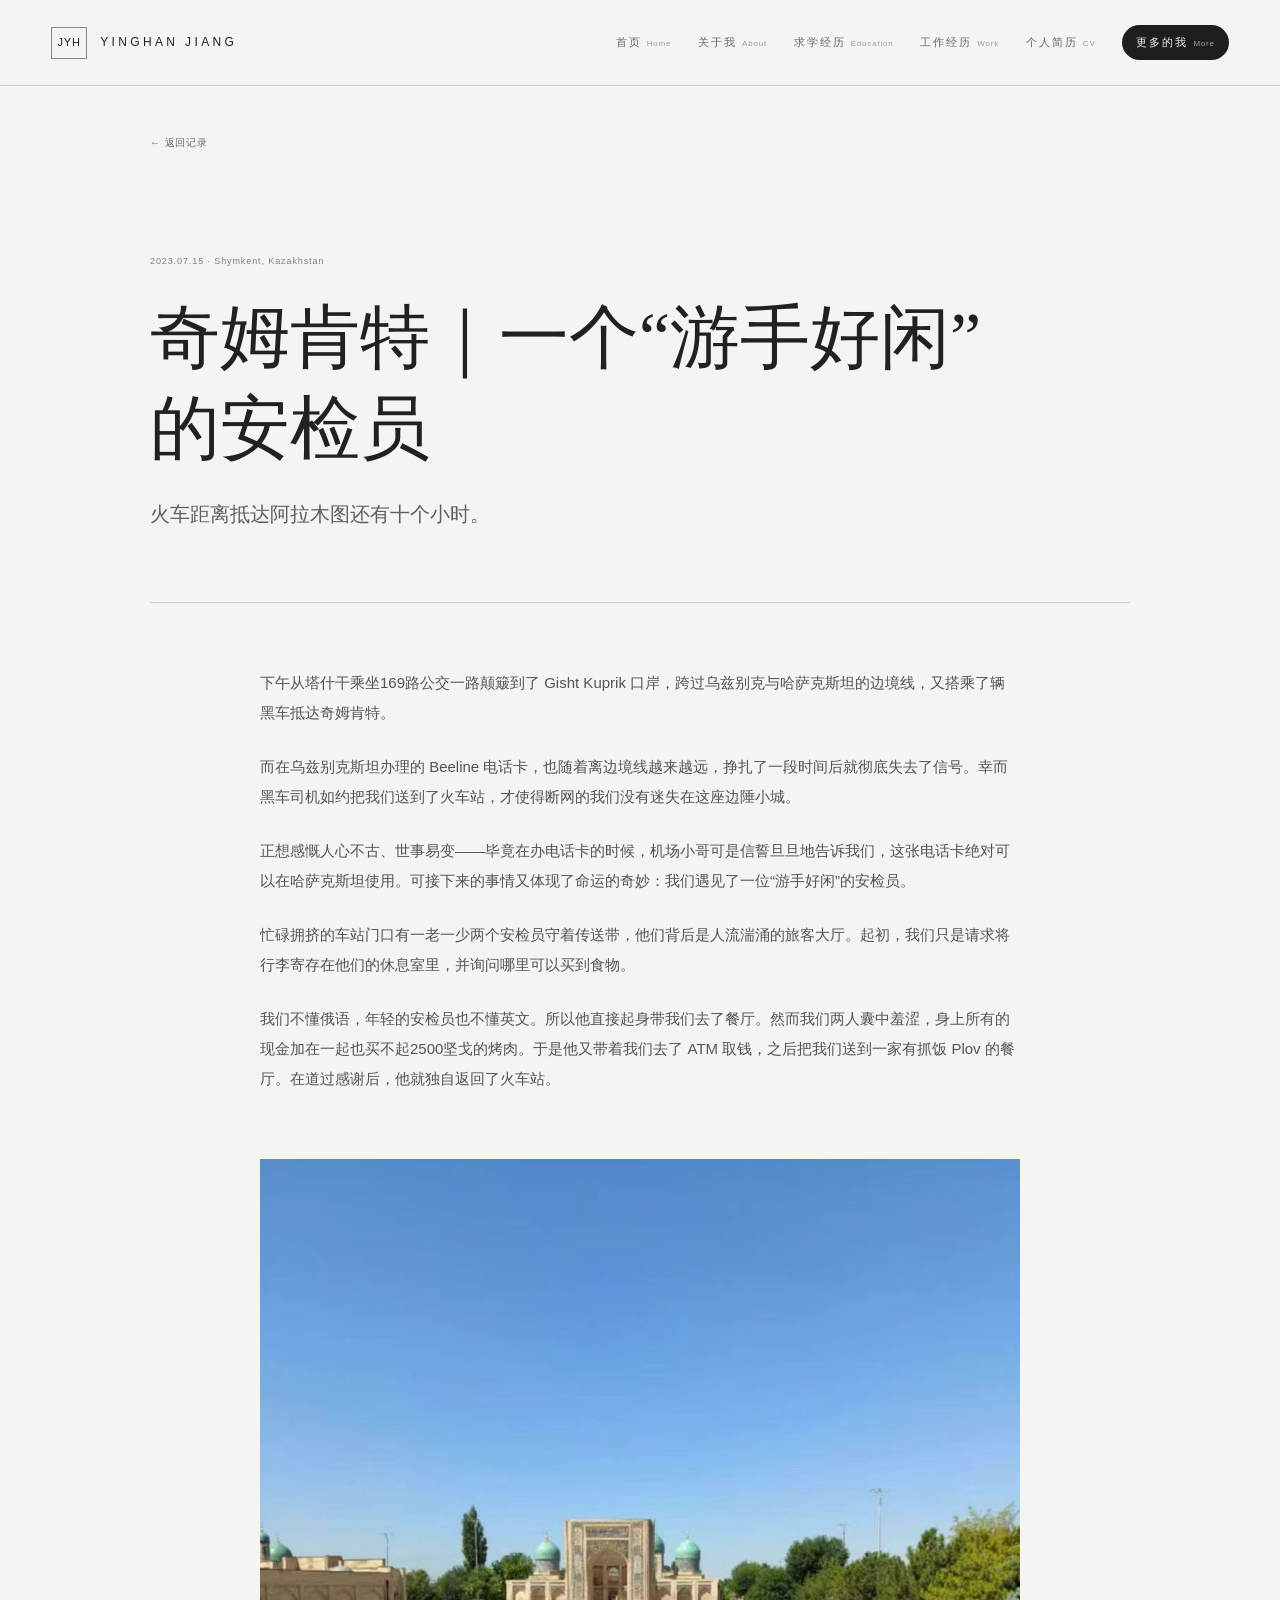
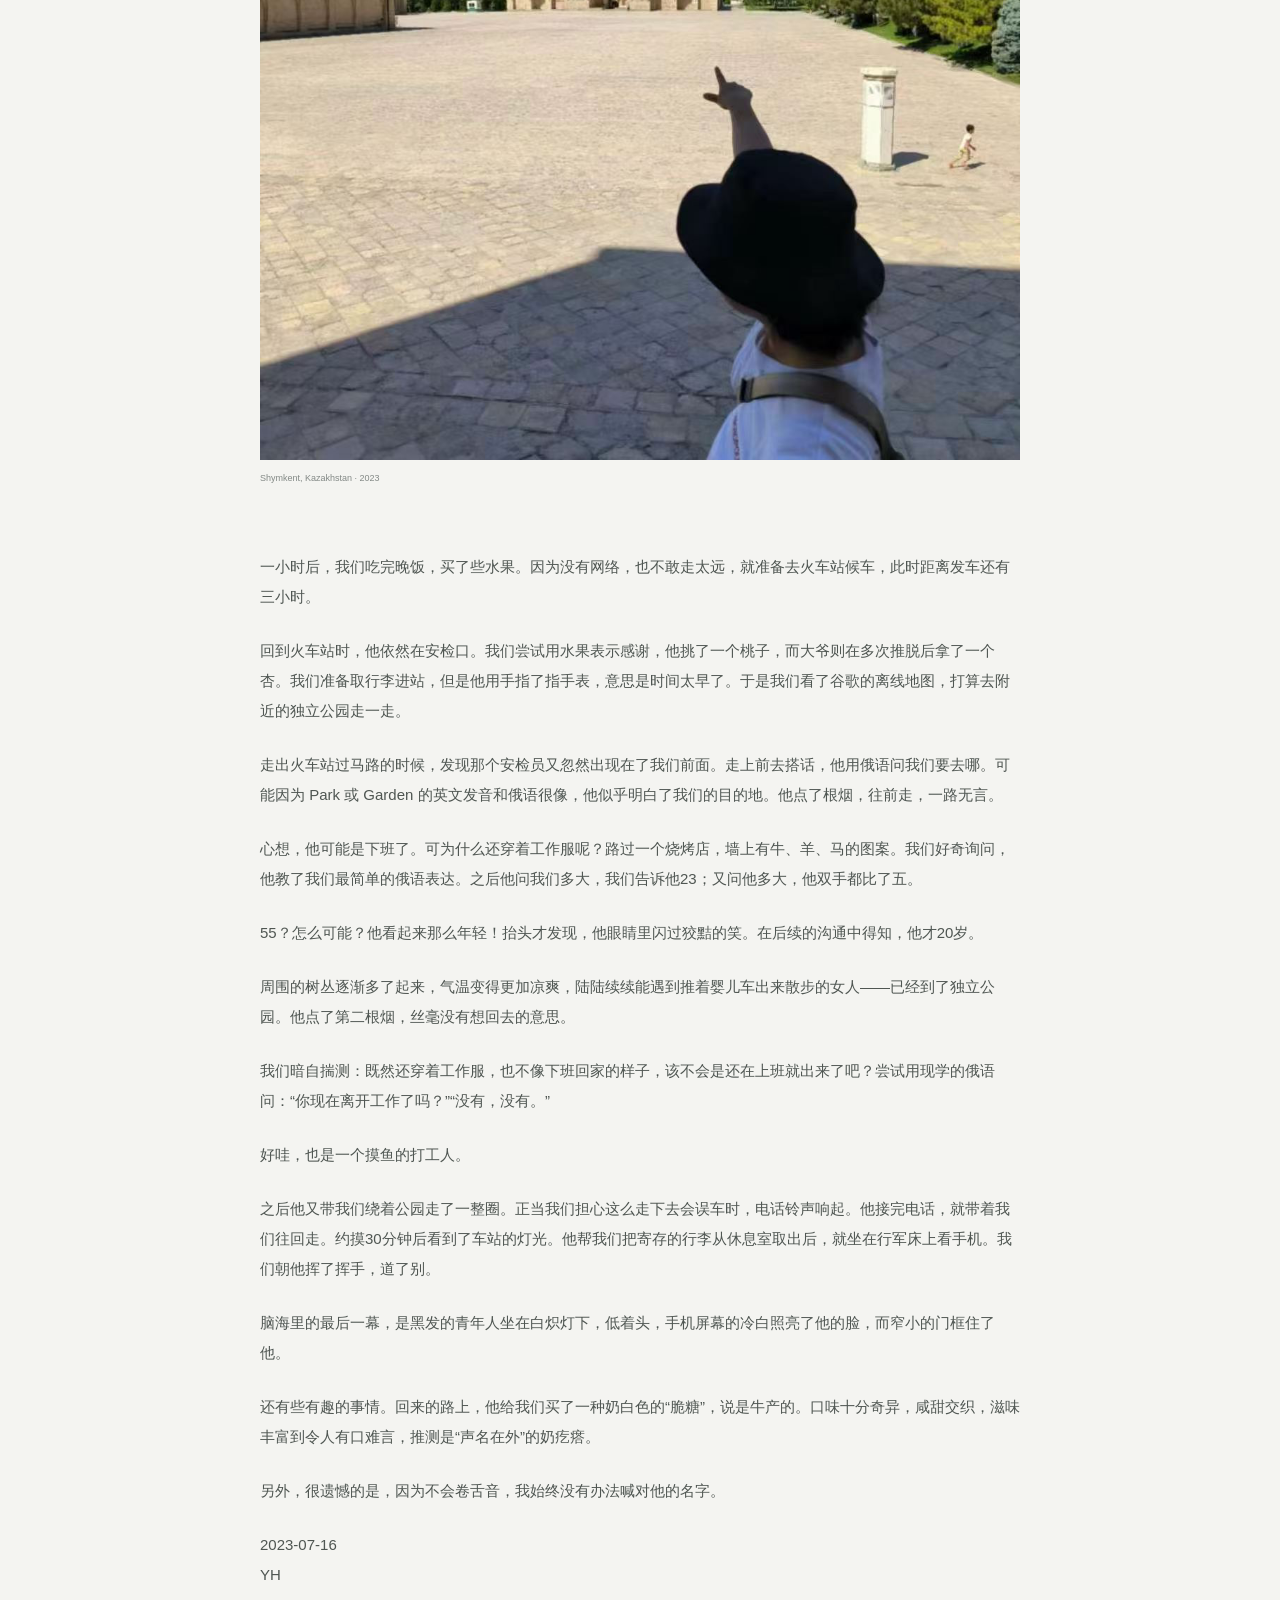
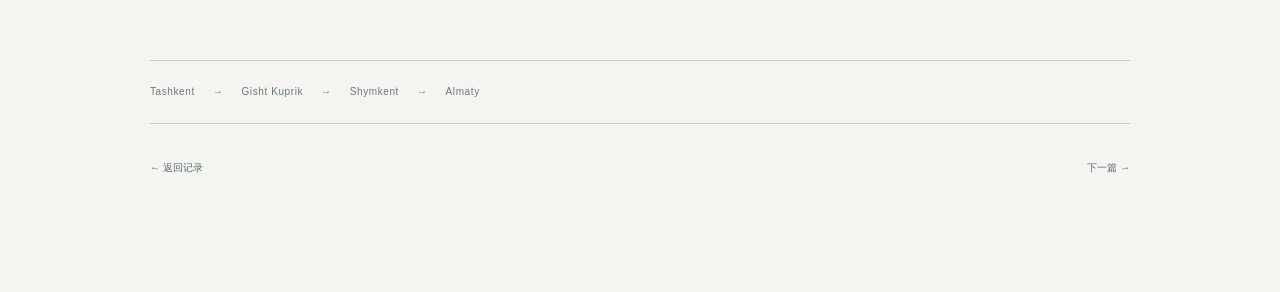
<file: travel/shymkent.html>
<!doctype html><html lang="zh-CN"><head><meta charset="utf-8"><meta name="viewport" content="width=device-width,initial-scale=1"><title>奇姆肯特｜蒋莹菡</title><link rel="stylesheet" href="../css/detail.css"><link rel="stylesheet" href="../css/travel.css"></head><body>
<header class="detail-site-header"><a class="detail-brand" href="../index.html#top"><span>JYH</span><b>YINGHAN JIANG</b></a><nav><a href="../index.html#top">首页 <small>Home</small></a><a href="../index.html#about">关于我 <small>About</small></a><a href="../education/index.html">求学经历 <small>Education</small></a><a href="../work/index.html">工作经历 <small>Work</small></a><a href="../files/Jiang_Yinghan_CV.pdf" download>个人简历 <small>CV</small></a><a class="is-active" href="../more/index.html">更多的我 <small>More</small></a></nav></header>
<main class="travel-page travel-shell"><a class="travel-back" href="../more/index.html#writing">← 返回记录</a><header class="travel-hero"><time>2023.07.15 · Shymkent, Kazakhstan</time><h1>奇姆肯特｜一个“游手好闲”的安检员</h1><p>火车距离抵达阿拉木图还有十个小时。</p></header>
<article class="travel-body"><p>下午从塔什干乘坐169路公交一路颠簸到了 Gisht Kuprik 口岸，跨过乌兹别克与哈萨克斯坦的边境线，又搭乘了辆黑车抵达奇姆肯特。</p><p>而在乌兹别克斯坦办理的 Beeline 电话卡，也随着离边境线越来越远，挣扎了一段时间后就彻底失去了信号。幸而黑车司机如约把我们送到了火车站，才使得断网的我们没有迷失在这座边陲小城。</p><p>正想感慨人心不古、世事易变——毕竟在办电话卡的时候，机场小哥可是信誓旦旦地告诉我们，这张电话卡绝对可以在哈萨克斯坦使用。可接下来的事情又体现了命运的奇妙：我们遇见了一位“游手好闲”的安检员。</p><p>忙碌拥挤的车站门口有一老一少两个安检员守着传送带，他们背后是人流湍涌的旅客大厅。起初，我们只是请求将行李寄存在他们的休息室里，并询问哪里可以买到食物。</p><p>我们不懂俄语，年轻的安检员也不懂英文。所以他直接起身带我们去了餐厅。然而我们两人囊中羞涩，身上所有的现金加在一起也买不起2500坚戈的烤肉。于是他又带着我们去了 ATM 取钱，之后把我们送到一家有抓饭 Plov 的餐厅。在道过感谢后，他就独自返回了火车站。</p></article>
<figure class="travel-image travel-image-portrait"><img src="../images/travel-shymkent-portrait.png" alt="奇姆肯特旅行记录"><figcaption>Shymkent, Kazakhstan · 2023</figcaption></figure>
<article class="travel-body"><p>一小时后，我们吃完晚饭，买了些水果。因为没有网络，也不敢走太远，就准备去火车站候车，此时距离发车还有三小时。</p><p>回到火车站时，他依然在安检口。我们尝试用水果表示感谢，他挑了一个桃子，而大爷则在多次推脱后拿了一个杏。我们准备取行李进站，但是他用手指了指手表，意思是时间太早了。于是我们看了谷歌的离线地图，打算去附近的独立公园走一走。</p><p>走出火车站过马路的时候，发现那个安检员又忽然出现在了我们前面。走上前去搭话，他用俄语问我们要去哪。可能因为 Park 或 Garden 的英文发音和俄语很像，他似乎明白了我们的目的地。他点了根烟，往前走，一路无言。</p><p>心想，他可能是下班了。可为什么还穿着工作服呢？路过一个烧烤店，墙上有牛、羊、马的图案。我们好奇询问，他教了我们最简单的俄语表达。之后他问我们多大，我们告诉他23；又问他多大，他双手都比了五。</p><p>55？怎么可能？他看起来那么年轻！抬头才发现，他眼睛里闪过狡黠的笑。在后续的沟通中得知，他才20岁。</p><p>周围的树丛逐渐多了起来，气温变得更加凉爽，陆陆续续能遇到推着婴儿车出来散步的女人——已经到了独立公园。他点了第二根烟，丝毫没有想回去的意思。</p><p>我们暗自揣测：既然还穿着工作服，也不像下班回家的样子，该不会是还在上班就出来了吧？尝试用现学的俄语问：“你现在离开工作了吗？”“没有，没有。”</p><p>好哇，也是一个摸鱼的打工人。</p><p>之后他又带我们绕着公园走了一整圈。正当我们担心这么走下去会误车时，电话铃声响起。他接完电话，就带着我们往回走。约摸30分钟后看到了车站的灯光。他帮我们把寄存的行李从休息室取出后，就坐在行军床上看手机。我们朝他挥了挥手，道了别。</p><p>脑海里的最后一幕，是黑发的青年人坐在白炽灯下，低着头，手机屏幕的冷白照亮了他的脸，而窄小的门框住了他。</p><p>还有些有趣的事情。回来的路上，他给我们买了一种奶白色的“脆糖”，说是牛产的。口味十分奇异，咸甜交织，滋味丰富到令人有口难言，推测是“声名在外”的奶疙瘩。</p><p>另外，很遗憾的是，因为不会卷舌音，我始终没有办法喊对他的名字。</p><p class="article-signoff">2023-07-16<br>YH</p></article>
<div class="article-route"><span>Tashkent</span><b>→</b><span>Gisht Kuprik</span><b>→</b><span>Shymkent</span><b>→</b><span>Almaty</span></div><nav class="travel-next"><a href="../more/index.html#writing">← 返回记录</a><a href="easter-eve.html">下一篇 →</a></nav></main></body></html>
</file>
<file: css/style.css>
:root{--black:#050505;--blue:#15a8d4;--ink:#171717;--muted:#666;--line:#dedede;--soft:#efefef;--white:#fff;--sans:"Open Sans","PingFang SC","Microsoft YaHei",Arial,sans-serif;--serif:"Times New Roman","Songti SC",serif}
*{box-sizing:border-box}html{scroll-behavior:smooth}body{margin:0;background:#fff;color:var(--ink);font:15px/1.75 var(--sans);-webkit-font-smoothing:antialiased}a{color:inherit;text-decoration:none}button{font:inherit}img{display:block;width:100%;height:100%;object-fit:cover}h1,h2,h3,p{margin-top:0}.section-shell{width:min(970px,calc(100% - 40px));margin:auto}.skip-link{position:fixed;top:-50px;left:15px;z-index:99;background:#fff;padding:10px}.skip-link:focus{top:10px}
.site-header{height:86px;padding:0 clamp(24px,4vw,56px);display:flex;align-items:center;justify-content:space-between;background:transparent;color:#fff;position:absolute;top:0;left:0;right:0;z-index:40}.brand{display:flex;align-items:center;gap:13px;font-size:12px;font-weight:400;letter-spacing:.28em}.brand span:last-child{font-weight:400}.brand-mark{display:inline-grid;place-items:center;width:32px;height:32px;border:1px solid rgba(255,255,255,.65);font-size:11px;letter-spacing:.08em}.site-header nav{display:flex;align-items:center;height:100%;gap:34px}.site-header nav a{position:relative;padding:31px 0 25px;font-size:11px;letter-spacing:.18em;transition:.2s}.site-header nav a:after{content:"";position:absolute;left:0;right:100%;bottom:21px;height:1px;background:#fff;transition:.25s}.site-header nav a:hover:after,.site-header nav a:focus:after{right:0}.nav-contact{background:transparent}.nav-toggle{display:none;color:#fff;border:0;background:none}
.hero{width:100%;height:100svh;min-height:680px;max-width:none;position:relative;display:flex;align-items:center;justify-content:center;padding:90px 24px 120px;background:linear-gradient(rgba(7,25,41,.2),rgba(4,12,20,.32)),url("../images/home-hero.jpg") center 48%/cover no-repeat;color:#fff;text-align:center}.hero-copy{width:min(1000px,100%);margin-top:-2vh}.hero h1{font-family:"Songti SC","STSong","SimSun",serif;font-size:clamp(42px,5.2vw,78px);font-weight:400;line-height:1.26;letter-spacing:.035em;text-shadow:0 3px 24px rgba(0,0,0,.24);margin-bottom:28px}.hero h1 em{font:inherit}.hero-lead{margin:0 auto;font-family:Georgia,"Times New Roman",serif;font-size:clamp(16px,1.8vw,25px);letter-spacing:.16em;text-shadow:0 2px 14px rgba(0,0,0,.35)}.hero-explore{position:absolute;bottom:38px;left:50%;transform:translateX(-50%);display:flex;flex-direction:column;align-items:center;color:#fff}.hero-explore span{width:22px;height:34px;border:1px solid rgba(255,255,255,.9);border-radius:13px;position:relative}.hero-explore span:after{content:"";position:absolute;top:7px;left:50%;width:2px;height:6px;background:#fff;transform:translateX(-50%);border-radius:2px}.hero-explore b{font-size:16px;line-height:1.15;font-weight:300}.hero-explore small{font-size:9px;letter-spacing:.27em;margin-top:5px}.button{display:inline-flex;gap:28px;align-items:center;padding:13px 24px;background:var(--blue);color:#fff;font-weight:600;font-size:13px}.text-link{border-bottom:1px solid #fff}
.metrics{margin-top:0;background:#fff}.metrics-inner{display:grid;grid-template-columns:repeat(4,1fr);padding:65px 0}.metrics article{text-align:center;border-right:1px solid var(--line);padding:5px 15px}.metrics article:last-child{border:0}.metrics strong{display:block;color:var(--blue);font-size:31px;font-weight:600}.metrics span{font-size:12px;color:var(--muted)}
.intro,.profile{display:grid;grid-template-columns:190px 1fr;gap:35px;padding:90px 0}.intro{border-top:1px solid var(--line)}.section-label{font-size:12px;letter-spacing:.12em;text-transform:uppercase;font-weight:700}.section-label b{display:block;color:var(--blue);font-weight:400;margin-top:8px}.intro h2,.section-heading h2,.method h2,.profile h2,.closing h2{font-size:32px;font-weight:300;line-height:1.35;margin-bottom:20px}.intro h2,.profile h2{font-family:var(--serif);font-style:italic}.intro-content>p,.section-heading>p,.profile-copy>p{color:var(--muted);font-size:16px}.capability-line{display:flex;flex-wrap:wrap;gap:12px;align-items:center;margin-top:32px}.capability-line span{font-weight:600}.capability-line i{color:var(--blue)}
.cases{padding:90px 0}.section-heading{display:grid;grid-template-columns:190px 1fr;gap:0 35px;margin-bottom:45px}.section-heading h2,.section-heading>p{grid-column:2}.case-card{background:#fff;border-top:1px solid var(--line);padding:30px 0;cursor:pointer;transition:.25s}.case-card:hover,.case-card:focus{padding-left:18px;padding-right:18px;background:#f6fbfd;outline:none}.case-meta{display:flex;justify-content:space-between;color:#777;font-size:11px;letter-spacing:.1em;margin-bottom:25px}.case-main{display:grid;grid-template-columns:1fr 230px;gap:55px}.case-card h3{font-size:24px;line-height:1.4;font-weight:600}.case-card p{color:var(--muted)}.case-result{border-left:3px solid var(--blue);padding-left:25px;align-self:end}.case-result strong{display:block;font-size:45px;font-weight:300;color:var(--blue);line-height:1.1}.case-result span{font-size:11px}.case-tags{list-style:none;padding:0;display:flex;flex-wrap:wrap;gap:7px}.case-tags li,.personality span{border:1px solid #bbb;padding:4px 10px;font-size:10px}.card-link{display:inline-block;color:var(--blue);font-size:12px;margin-top:10px}.case-grid{display:grid;grid-template-columns:repeat(2,1fr);gap:34px}.case-grid .case-result{margin:25px 0}.case-grid .case-card{border-bottom:1px solid var(--line)}
.method{width:100%;max-width:none;background:#111;color:#fff;padding:80px max(24px,calc((100vw - 970px)/2));margin:30px 0 90px}.section-label.light{color:#fff}.method h2{max-width:650px;margin:28px 0 50px}.method-flow{list-style:none;padding:0;margin:0;display:grid;grid-template-columns:repeat(4,1fr)}.method-flow li{padding:20px;border-left:1px solid #444}.method-flow b{color:var(--blue);font-size:11px}.method-flow h3{font-size:18px;margin:25px 0 10px}.method-flow p{color:#aaa;font-size:12px}
.experience,.education{padding:80px 0}.timeline-item{display:grid;grid-template-columns:190px 1fr;gap:35px;border-top:1px solid var(--line);padding:28px 0;cursor:pointer}.timeline-item:last-child{border-bottom:1px solid var(--line)}.timeline-date{font-size:12px;color:#777}.timeline-item>div:last-child{display:grid;grid-template-columns:1fr 1fr;gap:0 30px}.timeline-org{grid-column:1/-1;font-size:11px;color:var(--blue)!important;text-transform:uppercase;letter-spacing:.08em}.timeline-item h3{font-size:20px}.timeline-item p{color:var(--muted)}.timeline-item .card-link{grid-column:1/-1;width:max-content}
.profile{width:100%;max-width:none;padding:95px max(24px,calc((100vw - 970px)/2));background:var(--soft);grid-template-columns:1fr 1fr;gap:60px}.profile-copy .section-label{margin-bottom:45px}.personality{display:flex;gap:7px;flex-wrap:wrap;margin-top:25px}.life-grid{display:grid;grid-template-columns:1fr 1fr;gap:8px}.life-grid figure{height:180px;margin:0;position:relative;overflow:hidden}.life-grid .life-main{grid-column:1/-1;height:290px}.life-grid figcaption{position:absolute;left:0;bottom:0;background:#000;color:#fff;padding:6px 10px;font-size:10px}
.education-grid{display:grid;grid-template-columns:1.2fr .8fr;gap:50px}.edu-list article{display:grid;grid-template-columns:120px 1fr;border-top:1px solid var(--line);padding:22px 0;cursor:pointer}.edu-list h3{font-size:19px;margin-bottom:3px}.edu-list p,.edu-list>article>span{font-size:12px;color:var(--muted)}.skills{background:#f1f1f1;padding:30px}.skills>p{font-size:10px;letter-spacing:.12em;color:#777;margin-top:18px}.skills div{display:flex;gap:7px;flex-wrap:wrap}.skills span{background:#fff;padding:5px 9px;font-size:11px}.skills small{color:#666}
.closing{width:100%;max-width:none;background:url("../images/portfolio02.jpg") center/cover no-repeat;position:relative;color:#fff;padding:110px max(24px,calc((100vw - 970px)/2));min-height:430px}.closing:before{content:"";position:absolute;inset:0;background:rgba(0,0,0,.58)}.closing>*{position:relative;z-index:1}.closing h2{font-size:38px;max-width:650px}.light-button{background:var(--blue)}footer{background:#000;color:#aaa;padding:30px 0;font-size:11px}footer>div{display:flex;justify-content:space-between}footer a{color:#fff}

/* Hero to About narrative */
.site-header{position:fixed;transition:height .35s,background-color .35s,color .35s,box-shadow .35s}.site-header.scrolled{height:68px;background:rgba(255,255,255,.94);color:var(--ink);box-shadow:0 1px 0 rgba(0,0,0,.08);backdrop-filter:blur(12px)}.site-header.scrolled .brand-mark{border-color:#888}.site-header.scrolled nav a:after{background:var(--ink)}.site-header nav small{font-size:8px;letter-spacing:.1em;opacity:.62;margin-left:2px}.brand-mark{width:36px;letter-spacing:.04em}.hero{isolation:isolate;overflow:hidden;background:none;--hero-progress:0}.hero:before{content:"";position:absolute;z-index:-2;inset:-3%;background:url("../images/home-hero.jpg") center 48%/cover no-repeat;transform:translateY(calc(var(--hero-progress) * -7vh)) scale(1.04);will-change:transform}.hero:after{content:"";position:absolute;z-index:-1;inset:0;background:linear-gradient(rgba(7,25,41,.19),rgba(4,12,20,.35))}.hero-copy{opacity:calc(1 - var(--hero-progress) * 1.45);transform:translateY(calc(var(--hero-progress) * -24px));will-change:opacity,transform}.hero-explore{animation:explorePulse 2.1s ease-in-out infinite}.hero-explore:hover{animation-play-state:paused}.hero-explore:hover small{letter-spacing:.36em}.hero-explore small{transition:letter-spacing .25s}@keyframes explorePulse{0%,100%{opacity:.62;transform:translate(-50%,0)}50%{opacity:1;transform:translate(-50%,7px)}}
.about{position:relative;background:#f8f8f6;min-height:100svh;padding:clamp(105px,12vh,145px) 0 86px;box-shadow:0 -24px 70px rgba(0,0,0,.1)}.about-inner{display:grid;grid-template-columns:minmax(290px,390px) 1fr;gap:58px 76px}.about-index,.journey-title,.about-role{font-size:10px;letter-spacing:.2em;color:#6f7574}.about-index{margin-bottom:20px}.about-visual figure{height:500px;margin:0;position:relative;background:#dcdedb;overflow:hidden}.about-visual img{object-position:center center;filter:saturate(.8) contrast(.95)}.about-visual figcaption{position:absolute;right:-1px;bottom:-1px;background:#f8f8f6;padding:17px 0 0 22px;color:#69706e;font:italic 13px/1.6 Georgia,serif;letter-spacing:.04em}.about-copy{padding-top:35px}.about-role{color:#397f92;margin-bottom:22px}.about-copy h2{font:400 clamp(38px,4vw,57px)/1.08 "Songti SC","STSong",serif;letter-spacing:.04em;margin-bottom:21px}.about-copy h2 small{display:block;margin-top:12px;font:500 10px/1.4 var(--sans);letter-spacing:.28em;color:#737876}.about-position{padding-bottom:22px;border-bottom:1px solid #cfd2d0;color:#1d4f5c;font:italic 16px Georgia,serif;letter-spacing:.08em}.about-story{max-width:620px;margin-top:26px}.about-story p{color:#525957;font-size:14px;line-height:1.95;margin-bottom:15px}.about-story p:last-child{color:#1f2927;font-weight:600}.about-journey{grid-column:1/-1;border-top:1px solid #cfd2d0;padding-top:25px}.about-journey ol{list-style:none;margin:0;padding:0;display:grid;grid-template-columns:repeat(3,1fr)}.about-journey li{position:relative;padding:28px 34px 24px 0;border-right:1px solid #d7d9d7}.about-journey li+li{padding-left:34px}.about-journey li:last-child{border-right:0}.about-journey span{position:absolute;right:16px;top:24px;color:#a3a7a5;font-size:10px}.about-journey small{display:block;color:#787e7c;font-size:10px;letter-spacing:.1em}.about-journey strong{display:block;font-family:"Songti SC","STSong",serif;font-size:21px;font-weight:500;margin:9px 0 3px}.about-journey li p{margin:0;color:#858a88;font-size:10px;letter-spacing:.06em}.about-next{margin-top:25px;display:flex;align-items:center;justify-content:flex-end;gap:18px;color:#1b505f;font-size:12px}.about-next span{font-size:8px;letter-spacing:.2em;color:#959a98}.about-next b{font-size:18px;font-weight:400;transition:transform .25s}.about-next:hover b{transform:translate(4px,4px)}
dialog{width:min(720px,calc(100% - 30px));max-height:85vh;border:0;padding:52px;background:#fff;box-shadow:0 30px 90px rgba(0,0,0,.35)}dialog::backdrop{background:rgba(0,0,0,.75)}.dialog-close{position:absolute;right:17px;top:10px;border:0;background:none;font-size:30px;cursor:pointer}.dialog-kicker{color:var(--blue);font-size:10px;letter-spacing:.12em;text-transform:uppercase}dialog h2{font-size:32px;font-weight:300}dialog h3{font-size:12px;text-transform:uppercase;letter-spacing:.08em;margin-top:26px}dialog p,dialog li{color:#666}.reveal{opacity:0;transform:translateY(15px);transition:.6s}.reveal.visible{opacity:1;transform:none}
@media(max-width:760px){.section-shell{width:calc(100% - 30px)}.site-header{height:68px;padding:0 16px}.brand span:last-child{display:none}.nav-toggle{display:block;letter-spacing:.12em}.site-header nav{display:none;position:absolute;top:68px;left:0;right:0;height:auto;background:rgba(0,0,0,.9);flex-direction:column;gap:0;align-items:stretch}.site-header nav.open{display:flex}.site-header nav a{padding:14px 20px}.site-header nav a:after{display:none}.hero{height:100svh;min-height:620px;padding:80px 20px 110px;background-position:58% center}.hero h1{font-size:clamp(36px,10vw,48px);line-height:1.38;letter-spacing:.01em}.hero-lead{max-width:330px;font-size:13px;line-height:1.8;letter-spacing:.1em}.hero-explore{bottom:25px}.metrics-inner{grid-template-columns:1fr 1fr;padding:35px 0}.metrics article{padding:15px;border-bottom:1px solid var(--line)}.intro,.profile{grid-template-columns:1fr;padding:70px 0}.section-label{margin-bottom:28px}.section-heading{display:block}.case-main,.case-grid,.education-grid{grid-template-columns:1fr}.case-main{gap:20px}.case-result{border-left:0;padding-left:0}.method{padding:65px 18px}.method-flow{grid-template-columns:1fr 1fr}.timeline-item{grid-template-columns:1fr;gap:8px}.timeline-item>div:last-child{grid-template-columns:1fr}.profile{padding:70px 18px}.life-grid .life-main{height:240px}.closing{padding:85px 18px}footer>div{flex-direction:column;gap:8px}dialog{padding:40px 24px}}
@media(prefers-reduced-motion:reduce){*{scroll-behavior:auto!important;transition:none!important}.reveal{opacity:1;transform:none}}

@media(max-width:1080px){.site-header nav{gap:17px}.site-header nav a{letter-spacing:.1em}.site-header nav small{display:none}.about-inner{gap:50px}.about-visual figure{height:470px}}
@media(max-width:760px){.site-header.scrolled{height:60px}.site-header nav small{display:inline}.hero:before{background-position:58% center}.about{padding:92px 0 62px}.about-inner{grid-template-columns:1fr;gap:38px}.about-index{margin-bottom:14px}.about-visual figure{height:440px}.about-visual figcaption{font-size:11px}.about-copy{padding-top:0}.about-copy h2{font-size:42px}.about-story p{font-size:14px;line-height:1.85}.about-journey{padding-top:22px}.about-journey ol{grid-template-columns:1fr}.about-journey li,.about-journey li+li{padding:22px 28px 22px 0;border-right:0;border-bottom:1px solid #d7d9d7}.about-journey span{right:2px}.about-next{justify-content:space-between;line-height:1.5}.about-next span{display:none}}

/* Editorial About redesign */
.site-header.scrolled{background:rgba(244,244,241,.96)}.site-header.scrolled .nav-toggle{color:var(--ink)}
.about{background:#f5f3ee;box-shadow:none;padding:120px 0 94px;isolation:isolate}.about:before{content:"";position:absolute;z-index:-1;left:0;right:0;top:-110px;height:112px;background:linear-gradient(to bottom,rgba(17,18,18,0),#514f4b 30%,#aaa69f 65%,#f5f3ee 100%);pointer-events:none}.about-inner{width:min(1100px,calc(100% - 64px));grid-template-columns:minmax(0,2.1fr) minmax(230px,.78fr);gap:72px 82px;align-items:start}.about-copy{padding-top:0}.about-index{color:#777772;margin-bottom:58px}.about-copy h2{font-size:clamp(52px,5.3vw,74px);line-height:1;margin-bottom:24px;color:#1b1b1a}.about-copy h2 small{margin-top:16px;color:#6d6d68}.about-role{display:inline-block;color:#5e7480;border-top:1px solid #9ca8ad;padding-top:12px;margin:0 0 38px}.about-story{max-width:640px;margin:0}.about-story p{font-size:15px;line-height:2;color:#4d4d49;margin-bottom:16px}.about-copy blockquote{margin:44px 0 0;padding:8px 0 8px 30px;border-left:1px solid #7e8f97;color:#222220;font-family:"Songti SC","STSong",serif;font-size:clamp(21px,2.15vw,29px);font-weight:400;line-height:1.65;letter-spacing:.015em}.about-visual{padding-top:103px}.about-visual figure{height:auto;aspect-ratio:1279/1555;margin:0;background:transparent;overflow:hidden;position:relative}.about-visual figure:after{content:"";position:absolute;inset:0;box-shadow:inset 0 0 42px 20px #f5f3ee;pointer-events:none}.about-visual img{object-fit:cover;filter:saturate(.72) contrast(.96);mix-blend-mode:multiply}.about-journey{padding-top:35px;border-top:1px solid #bdbbb5}.journey-heading{display:flex;justify-content:space-between;align-items:baseline;margin-bottom:15px}.journey-heading p{margin:0;font-size:10px;letter-spacing:.22em;color:#343432}.journey-heading span{font:italic 11px Georgia,serif;color:#85837e}.about-journey ol{grid-template-columns:1.55fr .73fr .73fr}.about-journey li,.about-journey li+li{min-height:300px;padding:32px 34px 26px;border-right:1px solid #c9c7c1}.about-journey li:first-child{padding-left:0}.about-journey li:last-child{border-right:0;padding-right:0}.about-journey li>span{position:static;display:block;margin-bottom:28px;color:#74736e}.about-journey li>small{color:#5e7480;letter-spacing:.13em}.about-journey li>strong{font-size:20px;margin:13px 0 17px;color:#20201e}.about-journey li>p:not(.journey-keywords){color:#5d5c58;font-size:12px;line-height:1.7}.schools{border-top:1px solid #cfcdc7}.schools p{display:grid;grid-template-columns:1.2fr .8fr;gap:2px 12px;margin:0;padding:11px 0;border-bottom:1px solid #d8d6d0}.schools b{font-size:12px;font-weight:600}.schools i{font-size:9px;font-style:normal;text-align:right;color:#85837e;letter-spacing:.05em}.schools em{grid-column:1/-1;font-size:10px;font-style:normal;color:#686762;line-height:1.55}.about-journey .journey-keywords{margin-top:22px;color:#5e7480;font:italic 10px/1.7 Georgia,serif;letter-spacing:.045em}.about-next{border-top:1px solid #bdbbb5;padding-top:22px;margin-top:0;color:#465d68}.about-next span{display:inline-block;color:#777772;margin-right:auto}.cases{background:#f5f3ee}.case-card{background:transparent}

@media(max-width:800px){.about{padding:92px 0 66px}.about:before{top:-72px;height:74px}.about-inner{width:calc(100% - 36px);grid-template-columns:1fr;gap:36px}.about-index{margin-bottom:34px}.about-copy h2{font-size:52px}.about-role{margin-bottom:28px}.about-story p{font-size:14px;line-height:1.85}.about-copy blockquote{margin-top:34px;padding-left:19px;font-size:21px;line-height:1.7}.about-visual{padding:0;width:64%;justify-self:end;margin-top:-6px}.about-visual figure{height:auto}.about-visual figure:after{box-shadow:inset 0 0 28px 13px #f5f3ee}.about-journey{margin-top:24px}.journey-heading{display:block}.journey-heading span{display:block;margin-top:7px}.about-journey ol{grid-template-columns:1fr}.about-journey li,.about-journey li+li{min-height:0;padding:28px 0;border-right:0;border-bottom:1px solid #c9c7c1}.about-journey li>span{margin-bottom:15px}.schools p{grid-template-columns:1.15fr .85fr}.about-next{gap:10px}.about-next span{font-size:8px}}

/* Quiet, neutral About composition */
.hero:before{transform:scale(1.03)}.hero-copy{opacity:1;transform:none}.about{background:#f4f4f1;padding-top:112px}.about:before{display:none}.about-inner{grid-template-columns:minmax(230px,.72fr) minmax(0,1.75fr);grid-template-areas:"visual copy" "journey journey";gap:70px 86px}.about-visual{grid-area:visual;padding-top:102px;width:100%}.about-copy{grid-area:copy}.about-journey{grid-area:journey}.about-visual figure{aspect-ratio:1279/1555;background:#eef0ef}.about-visual figure:after{display:none}.about-visual img{filter:none;mix-blend-mode:normal;object-fit:cover}.about-copy blockquote{border-color:#87949a}.about-journey ol{display:grid;grid-template-columns:1.12fr fr;grid-template-rows:auto auto}.about-journey li,.about-journey li+li{min-height:0}.about-journey .journey-computing{grid-column:1;grid-row:1/3;border-right:1px solid #c9cbca;padding-right:42px}.about-journey li:nth-child(2){grid-column:2;grid-row:1;padding:32px 0 30px 42px;border-right:0;border-bottom:1px solid #c9cbca}.about-journey li:nth-child(3){grid-column:2;grid-row:2;padding:30px 0 26px 42px;border-right:0}.cases{background:#f4f4f1}

@media(max-width:800px){.about{background:#f4f4f1;padding-top:88px}.about-inner{grid-template-columns:1fr;grid-template-areas:"copy" "visual" "journey";gap:38px}.about-visual{padding:0;width:66%;justify-self:start;margin:0}.about-copy blockquote{border-color:#87949a}.about-journey ol{grid-template-columns:1fr;grid-template-rows:auto}.about-journey .journey-computing,.about-journey li:nth-child(2),.about-journey li:nth-child(3){grid-column:1;grid-row:auto;padding:28px 0;border-right:0;border-bottom:1px solid #c9cbca}.about-journey li:nth-child(3){border-bottom:0}}

@media(min-width:801px){.about-journey ol{grid-template-columns:1.12fr 1fr}}

/* Transparent portrait blends directly into the About background */
.about-visual figure{aspect-ratio:1137/1221;background:transparent;overflow:visible;display:flex;align-items:flex-end}.about-visual img{width:100%;height:auto;object-fit:contain;object-position:center bottom;filter:none;mix-blend-mode:normal}
@media(max-width:800px){.about-visual figure{aspect-ratio:1137/1221}}

.about-story{max-width:none}.about-copy h2{font-size:clamp(46px,4.4vw,60px)}.about-copy blockquote{margin-top:30px;padding:5px 0 5px 22px;border-top:0;border-left:1px solid #87949a;font-size:19px;line-height:1.8;font-weight:400}.about-visual{padding-top:82px}
@media(max-width:800px){.about-visual{padding-top:0}.about-copy blockquote{font-size:18px;padding-top:18px}}

.site-header nav a{display:inline-flex;align-items:baseline;gap:5px;white-space:nowrap}.site-header nav small{display:inline-block;line-height:1}
@media(max-width:1180px){.site-header nav{gap:20px}.site-header nav small{display:none}}
@media(max-width:760px){.site-header nav{gap:0}.site-header nav a{display:block}.site-header nav small{display:inline-block;margin-left:6px}}

.about-journey .journey-heading span{position:static;inset:auto;display:block}

/* Unified About content: portrait and profile share one natural baseline */
.about-inner{display:block;width:min(1450px,calc(100% - 96px))}.about-index{text-align:center;margin:0 0 52px}.about-content{display:grid;grid-template-columns:minmax(0,34fr) minmax(0,66fr);gap:clamp(42px,5vw,72px);align-items:start}.about-photo,.about-info{align-self:start}.about-photo{display:flex;justify-content:flex-start}.about-photo figure{width:min(88%,360px);height:auto;aspect-ratio:1137/1221;margin:0;background:transparent;overflow:visible}.about-photo img{display:block;width:100%;height:auto;object-fit:contain;filter:none;mix-blend-mode:normal}.about-info{min-width:0}.about-info h2{margin:0 0 18px;font-size:clamp(44px,4vw,58px)}.about-info h2 small{margin-top:12px}.about-info .about-role{margin:0 0 24px;padding-top:10px}.about-info .about-story{max-width:none;margin:0}.about-info .about-story p{margin:0;font-size:15px;line-height:1.9}.about-info blockquote{margin:20px 0 0;padding:4px 0 4px 20px;font-size:18px;line-height:1.75}.about-journey{margin-top:68px}
@media(max-width:800px){.about-inner{width:calc(100% - 36px)}.about-index{text-align:center;margin-bottom:38px}.about-content{grid-template-columns:1fr;gap:30px}.about-photo{justify-content:center}.about-photo figure{width:min(72%,320px)}.about-info h2{font-size:46px}.about-info .about-story p{font-size:14px}.about-info blockquote{font-size:17px;margin-top:18px}.about-journey{margin-top:52px}}

.about-content>.about-photo,.about-content>.about-info{grid-area:auto}

@media(min-width:801px){.about-photo{justify-content:center}.about-photo figure{width:min(80%,330px)}}

/* Compact three-column experience entrance */
.about{min-height:0;height:auto;padding-bottom:84px}.experience-entrance{margin-top:72px;padding-top:38px;border-top:1px solid #bbbdbb}.experience-entrance-heading{text-align:center;margin-bottom:42px}.experience-entrance-heading>p{margin:0 0 9px;color:#555957;font-size:11px;letter-spacing:.18em}.experience-entrance-heading h2{margin:0;color:#727674;font-size:12px;font-weight:400;letter-spacing:.04em}.experience-grid{display:grid;grid-template-columns:repeat(3,1fr);gap:0;align-items:stretch;border-bottom:1px solid #c7c9c7}.experience-item{display:flex;flex-direction:column;min-width:0;padding:8px 42px 38px;border-right:1px solid #c7c9c7}.experience-item:first-child{padding-left:0}.experience-item:last-child{padding-right:0;border-right:0}.experience-item-top{display:flex;align-items:baseline;justify-content:space-between;margin-bottom:30px;color:#6e7371}.experience-item-top span{color:#5f737d;font-size:11px;letter-spacing:.12em}.experience-item-top time{font-size:10px;letter-spacing:.08em}.experience-item h3{margin:0 0 6px;font:500 25px/1.35 "Songti SC","STSong",serif}.experience-subtitle{min-height:44px;margin:0 0 23px;color:#737876;font-size:11px;line-height:1.65}.experience-summary{margin-bottom:28px;color:#535856;font-size:12px;line-height:1.82}.experience-summary>p{margin:0 0 17px}.education-summary p{margin-bottom:13px}.education-summary strong{display:block;font-size:12px;font-weight:600;color:#303331}.education-summary small{display:block;margin-top:2px;color:#6b706e;font-size:10px;line-height:1.55}.experience-keywords{display:block;margin-top:18px;color:#5f747e;font-size:10px;letter-spacing:.06em}.experience-button{width:max-content;margin-top:auto;padding:10px 18px;border:1px solid #9fadb2;border-radius:1px;background:transparent;color:#363b39;font-size:11px;line-height:1.4;cursor:pointer;transition:background-color .2s,border-color .2s}.experience-button:hover,.experience-button:focus{background:#e7ebeb;border-color:#7d929a;outline:none}.experience-button span{margin-left:12px;color:#5f747e}
@media(max-width:800px){.about{padding-bottom:62px}.experience-entrance{margin-top:54px;padding-top:30px}.experience-entrance-heading{margin-bottom:28px}.experience-grid{grid-template-columns:1fr}.experience-item,.experience-item:first-child,.experience-item:last-child{padding:28px 0 30px;border-right:0;border-bottom:1px solid #c7c9c7}.experience-item:last-child{border-bottom:0}.experience-item-top{margin-bottom:18px}.experience-subtitle{min-height:0}.experience-button{margin-top:8px}}

/* Desktop: About and its three experience entrances read as one compact spread */
@media(min-width:801px){
  .about{padding:58px 0 52px}
  .about-inner{width:min(1450px,calc(100% - 96px))}
  .about-index{margin-bottom:24px}
  .about-content{grid-template-columns:minmax(260px,30fr) minmax(0,70fr);column-gap:clamp(70px,6vw,90px)}
  .about-photo{justify-content:center}
  .about-photo figure{width:min(78%,260px)}
  .about-info h2{margin-bottom:12px;font-size:clamp(38px,3.2vw,48px)}
  .about-info h2 small{margin-top:8px}
  .about-info .about-role{margin-bottom:16px;padding-top:7px}
  .about-info .about-story p{font-size:14px;line-height:1.75}
  .about-info blockquote{margin-top:14px;padding:2px 0 2px 18px;font-size:16px;line-height:1.7}
  .experience-entrance{margin-top:38px;padding-top:0;border-top:0}
  .experience-entrance-heading{margin-bottom:32px}
  .experience-item{min-height:230px;padding:4px 38px 26px}
  .experience-item-top{margin-bottom:20px}
  .experience-item h3{margin-bottom:16px;font-size:22px}
  .experience-summary{margin-bottom:20px;line-height:1.65}
  .experience-lines p{margin:0 0 5px;color:#555a57;font-size:12px}
  .experience-button{padding:8px 15px;font-size:10px}
}

.experience-entrance{border-top:0}
.experience-button span{display:inline-block;animation:entranceArrow 1.8s ease-in-out infinite}
.experience-button:hover span,.experience-button:focus span{animation-duration:.75s}
@keyframes entranceArrow{0%,100%{transform:translateX(0)}50%{transform:translateX(5px)}}

/* Quiet cinematic entrance for the opening scene */
.hero:before{animation:heroSceneIn 1.8s ease-out both}
.hero:after{background:linear-gradient(to bottom,rgba(4,13,22,.3) 0%,rgba(7,20,31,.16) 43%,rgba(3,9,15,.38) 100%)}
.hero h1{font-size:clamp(39px,4.65vw,69px);line-height:1.18;margin-bottom:25px}
.hero h1 span,.hero h1 em{display:block;opacity:0;transform:translateY(20px);animation:heroTitleIn .9s cubic-bezier(.22,.61,.36,1) forwards}
.hero h1 span{animation-delay:.2s}
.hero h1 em{animation-delay:.4s}
.hero-lead{opacity:0;letter-spacing:.18em;animation:heroLeadIn .8s ease-out .75s forwards}
.site-header{opacity:0;transform:translateY(-8px);animation:heroNavIn .6s ease-out .1s forwards}
.site-header nav a{opacity:.74;transition:opacity .2s,color .2s}
.site-header nav a:hover,.site-header nav a:focus{opacity:1}
.hero-explore{animation:scrollBreathe 1.8s ease-in-out infinite;transition:none}
.hero-explore:hover,.hero-explore:focus{animation-play-state:paused;opacity:1}
@keyframes heroSceneIn{
  from{opacity:.9;transform:translateY(calc(var(--hero-progress) * -7vh)) scale(1.03)}
  to{opacity:1;transform:translateY(calc(var(--hero-progress) * -7vh)) scale(1)}
}
@keyframes heroTitleIn{to{opacity:1;transform:translateY(0)}}
@keyframes heroLeadIn{to{opacity:1;letter-spacing:.12em}}
@keyframes heroNavIn{to{opacity:1;transform:translateY(0)}}
@keyframes scrollBreathe{0%,100%{opacity:.6;transform:translate(-50%,0)}50%{opacity:1;transform:translate(-50%,5px)}}
@media(prefers-reduced-motion:reduce){.hero:before,.hero h1 span,.hero h1 em,.hero-lead,.site-header,.hero-explore{animation:none;opacity:1}.hero h1 span,.hero h1 em,.hero-lead,.site-header{transform:none}.hero-explore{transform:translateX(-50%)}.hero-lead{letter-spacing:.12em}}

/* Editorial alignment and denser experience summaries */
@media(min-width:801px){
  .about-content{grid-template-columns:minmax(250px,29fr) minmax(0,71fr);column-gap:clamp(70px,5.4vw,80px);align-items:start}
  .about-photo,.about-info{align-self:start}
  .about-photo{justify-content:center}
  .about-photo figure{width:min(78%,250px);margin:0}
  .about-info h2{margin-top:0;margin-bottom:10px}
  .about-info .about-role{margin-bottom:14px}
  .about-info blockquote{margin-top:45px}
  .experience-item{min-height:290px}
}
.experience-records{display:flex;flex-direction:column;gap:14px;margin-bottom:16px}
.experience-record{display:grid;grid-template-columns:118px minmax(0,1fr);align-items:baseline;column-gap:10px}
.experience-record time{display:block;margin:0;color:#929795;font-size:9px;letter-spacing:.04em;white-space:nowrap}
.experience-record p{display:flex;align-items:baseline;gap:8px;margin:0;color:#353936;font-size:12px;line-height:1.45}
.experience-record strong{font-weight:600}
.experience-record span{color:#666c69;font-size:11px;font-weight:400}
.experience-organization{display:flex;flex-direction:column;gap:3px;margin-bottom:20px;color:#333735;font-size:12px}
.experience-organization strong{font-weight:600}
.experience-organization span{color:#666c69;font-size:11px}
.experience-keyline{margin:0 0 18px;color:#647983;font-size:10px;line-height:1.65;letter-spacing:.025em}
.experience-directions{display:flex;flex-direction:column;gap:4px;margin:0 0 20px;color:#647983}
.experience-directions p{margin:0;font-size:10px;font-weight:400;line-height:1.65;letter-spacing:.025em}
.experience-organization{margin-bottom:14px}
@media(max-width:800px){.experience-records{gap:16px}.experience-record{grid-template-columns:112px minmax(0,1fr)}.experience-item{min-height:0}}

@media(min-width:801px){.about-info blockquote{margin-top:41px;font-size:18px}}
.about-heading-row{display:grid;grid-template-columns:minmax(220px,.72fr) minmax(360px,1.28fr);gap:clamp(28px,4vw,64px);align-items:start}.about-heading-row h2{min-width:0}.about-skills{padding:4px 0 3px 22px;border-left:1px solid #bfc5c3}.about-skills strong{display:block;margin-bottom:8px;color:#526970;font-size:9px;font-weight:500;letter-spacing:.14em}.about-skills p{margin:0;color:#626a67;font-size:10px;line-height:1.75}.about-skills p+p{margin-top:2px}
@media(max-width:1100px) and (min-width:801px){.about-heading-row{grid-template-columns:minmax(190px,.62fr) minmax(300px,1.38fr);gap:28px}.about-skills{padding-left:17px}.about-skills p{font-size:9px}}
@media(max-width:800px){.about-heading-row{grid-template-columns:1fr;gap:18px}.about-skills{padding:13px 0 0;border-top:1px solid #c7cbca;border-left:0}}

/* Fixed-header anchor spacing and current-section navigation */
html{scroll-padding-top:82px}
#about,#experience-overview,#life{scroll-margin-top:82px}
.site-header nav a.is-active{padding:8px 14px;border-radius:999px;background:#1d1e1d;color:#f4f4f1;opacity:1}
.site-header nav a.is-active:after{display:none}
@media(max-width:760px){html{scroll-padding-top:70px}#about,#experience-overview,#life{scroll-margin-top:70px}.site-header nav a.is-active{border-radius:0;background:#f4f4f1;color:#1d1e1d}}

.experience-item:first-child .experience-button{background:#1d1e1d;border-color:#1d1e1d;color:#f4f4f1}
.experience-item:first-child .experience-button span{color:#f4f4f1}
.experience-item:first-child .experience-button:hover,.experience-item:first-child .experience-button:focus{background:#343735;border-color:#343735;color:#fff}

/* Align the skills divider with the third experience column. */
@media(min-width:801px){.about-heading-row{grid-template-columns:minmax(0,1fr) minmax(0,1fr)}}
.experience-grid .experience-button{background:#1d1e1d;border-color:#1d1e1d;color:#f4f4f1}
.experience-grid .experience-button span{color:#f4f4f1}
.experience-grid .experience-button:hover,.experience-grid .experience-button:focus{background:#343735;border-color:#343735;color:#fff}
.experience-button span{animation-name:entranceArrowStrong}
@keyframes entranceArrowStrong{0%,100%{opacity:.65;transform:translateX(0)}50%{opacity:1;transform:translateX(8px)}}

/* Refined half-rounded experience actions */
.experience-button{padding:9px 17px;border-color:#8fa0a7;border-radius:9px;background:rgba(255,255,255,.16);letter-spacing:.025em;box-shadow:inset 0 0 0 1px rgba(255,255,255,.22);transition:background-color .22s,border-color .22s,color .22s,transform .22s}
.experience-button:hover,.experience-button:focus{background:#dde4e5;border-color:#708791;color:#202725;transform:translateY(-2px)}
.experience-item:first-child .experience-button{background:#1d1e1d;border-color:#1d1e1d;color:#f4f4f1}
.experience-item:first-child .experience-button span{color:#f4f4f1}
.experience-item:first-child .experience-button:hover,.experience-item:first-child .experience-button:focus{background:#343735;border-color:#343735;color:#fff}
</file>
<file: css/detail.css>
:root{--paper:#f4f4f1;--ink:#202220;--muted:#686e6b;--line:#c8cbc8;--accent:#617781;--serif:"Songti SC","STSong","SimSun",serif;--sans:"PingFang SC","Microsoft YaHei",Arial,sans-serif}
*{box-sizing:border-box}html{scroll-behavior:smooth}body{margin:0;background:var(--paper);color:var(--ink);font:15px/1.8 var(--sans);-webkit-font-smoothing:antialiased}a{color:inherit;text-decoration:none}.detail-shell{width:min(1180px,calc(100% - 64px));margin:auto}.detail-nav{height:76px;display:flex;align-items:center;border-bottom:1px solid var(--line)}.back-link{font-size:11px;letter-spacing:.12em;color:#454a47}.back-link span{display:inline-block;margin-right:11px;transition:transform .2s}.back-link:hover span{transform:translateX(-4px)}.detail-hero{padding:105px 0 90px}.detail-kicker{margin:0 0 28px;color:var(--accent);font-size:10px;letter-spacing:.18em}.detail-hero h1{margin:0;font:400 clamp(52px,7vw,86px)/1.08 var(--serif)}.detail-hero h2{margin:22px 0 0;font:400 clamp(21px,2.5vw,32px)/1.5 var(--serif);color:#555b58}.detail-meta{display:flex;gap:22px;flex-wrap:wrap;margin-top:38px;padding-top:20px;border-top:1px solid var(--line);color:var(--muted);font-size:11px;letter-spacing:.07em}.detail-section{display:grid;grid-template-columns:25% 75%;padding:70px 0;border-top:1px solid var(--line)}.section-index{margin:0;color:var(--accent);font-size:10px;letter-spacing:.16em}.section-body{min-width:0}.section-body>h2{margin:0 0 35px;font:400 clamp(28px,3vw,42px)/1.3 var(--serif)}.line-list{border-top:1px solid var(--line)}.line-item{display:grid;grid-template-columns:34% 66%;gap:30px;padding:23px 0;border-bottom:1px solid var(--line)}.line-item h3{margin:0;font-size:15px;font-weight:600}.line-item p{margin:0;color:var(--muted);font-size:13px}.case-flow{display:grid;grid-template-columns:repeat(4,1fr);border-top:1px solid var(--line)}.case-flow>div{padding:23px 24px 23px 0;border-bottom:1px solid var(--line)}.case-flow>div+div{padding-left:24px;border-left:1px solid var(--line)}.case-flow small{display:block;margin-bottom:12px;color:var(--accent);font-size:9px;letter-spacing:.14em}.case-flow h3{margin:0 0 9px;font-size:13px}.case-flow p{margin:0;color:var(--muted);font-size:12px;line-height:1.75}.practice{display:grid;grid-template-columns:18% 82%;padding:50px 0;border-top:1px solid var(--line)}.practice-number{color:var(--accent);font-size:11px;letter-spacing:.15em}.practice-body>h2{margin:0;font:400 clamp(28px,3.3vw,44px)/1.3 var(--serif)}.practice-intro{max-width:760px;margin:14px 0 30px;color:var(--muted)}.practice-steps{display:grid;grid-template-columns:repeat(4,1fr);border-top:1px solid var(--line)}.practice-steps>div{padding:20px 22px 4px 0}.practice-steps>div+div{padding-left:22px;border-left:1px solid var(--line)}.practice-steps small{display:block;color:var(--accent);font-size:9px;letter-spacing:.12em}.practice-steps h3{margin:9px 0 7px;font-size:12px}.practice-steps p{margin:0;color:var(--muted);font-size:11px;line-height:1.7}.detail-footer{margin-top:55px;padding:34px 0 50px;border-top:1px solid var(--line);display:flex;justify-content:space-between;color:var(--muted);font-size:10px;letter-spacing:.08em}.reveal{animation:enter .65s ease both}@keyframes enter{from{opacity:0;transform:translateY(12px)}to{opacity:1;transform:none}}
.reveal{animation:none;opacity:1;transform:none}
@media(max-width:760px){.detail-shell{width:calc(100% - 36px)}.detail-nav{height:62px}.detail-hero{padding:70px 0 62px}.detail-hero h1{font-size:52px}.detail-section,.practice{grid-template-columns:1fr;gap:20px;padding:52px 0}.line-item{grid-template-columns:1fr;gap:7px}.case-flow,.practice-steps{grid-template-columns:1fr}.case-flow>div,.case-flow>div+div,.practice-steps>div,.practice-steps>div+div{padding:20px 0;border-left:0;border-bottom:1px solid var(--line)}.detail-footer{flex-direction:column;gap:8px}}
.detail-nav{justify-content:space-between;gap:32px}.detail-page-nav{display:flex;align-items:center;gap:clamp(18px,2.5vw,34px);height:100%}.detail-page-nav a{color:#666c69;font-size:10px;letter-spacing:.12em;white-space:nowrap;transition:color .2s,background-color .2s}.detail-page-nav a:hover,.detail-page-nav a:focus{color:#202220}.detail-page-nav a.is-active{padding:7px 12px;border-radius:999px;background:#202220;color:#f4f4f1}
@media(max-width:760px){.detail-nav{height:auto;min-height:62px;padding:12px 0;align-items:flex-start;flex-direction:column;gap:10px}.detail-page-nav{width:100%;height:auto;gap:18px;overflow-x:auto;padding-bottom:3px}.detail-page-nav a{font-size:9px}}
.detail-site-header{height:86px;padding:0 clamp(24px,4vw,56px);display:flex;align-items:center;justify-content:space-between;gap:28px;border-bottom:1px solid var(--line);background:rgba(244,244,241,.96);color:var(--ink);position:sticky;top:0;z-index:40;backdrop-filter:blur(12px)}.detail-brand{display:flex;align-items:center;gap:13px;font-size:12px;font-weight:400;letter-spacing:.28em;white-space:nowrap}.detail-brand span{display:inline-grid;place-items:center;width:36px;height:32px;border:1px solid #888;font-size:11px;letter-spacing:.08em}.detail-brand b{font-weight:400}.detail-site-header nav{display:flex;align-items:center;gap:clamp(14px,2.1vw,34px)}.detail-site-header nav a{display:inline-flex;align-items:baseline;gap:5px;padding:9px 0;color:#343735;font-size:11px;letter-spacing:.18em;white-space:nowrap;opacity:.74;transition:opacity .2s,background-color .2s,color .2s}.detail-site-header nav a:hover,.detail-site-header nav a:focus{opacity:1}.detail-site-header nav small{font-size:8px;letter-spacing:.1em;opacity:.62}.detail-site-header nav a.is-active{padding:8px 14px;border-radius:999px;background:#1d1e1d;color:#f4f4f1;opacity:1}
@media(max-width:1180px){.detail-site-header nav{gap:16px}.detail-site-header nav small{display:none}.detail-brand b{display:none}}
@media(max-width:760px){.detail-site-header{height:auto;min-height:68px;padding:12px 16px;align-items:flex-start;flex-direction:column;gap:10px}.detail-site-header nav{width:100%;gap:18px;overflow-x:auto;padding-bottom:3px}.detail-site-header nav a{font-size:9px}.detail-site-header nav a.is-active{padding:6px 10px}}

/* Keep the work overview title on the same restrained scale as Education. */
body:has(.route-list) .section-page-hero h1{font-size:clamp(44px,5.5vw,70px);line-height:1.1}
.detail-site-header nav a{position:relative}
.detail-site-header nav a:after{content:"";position:absolute;left:0;right:100%;bottom:2px;height:1px;background:#202220;transition:right .28s ease}
.detail-site-header nav a:hover:after,.detail-site-header nav a:focus:after{right:0}
.detail-site-header nav a.is-active:after{display:none}
</file>
<file: css/education.css>
.education-page{padding-bottom:90px}.education-hero{padding:92px 0 74px}.education-hero h1{margin:0;font:400 clamp(52px,7vw,86px)/1.08 var(--serif)}.education-hero h2{margin:22px 0 0;color:#555b58;font:400 clamp(21px,2.5vw,32px)/1.5 var(--serif)}.school-list{border-top:1px solid var(--line)}.school-item{border-bottom:1px solid var(--line)}.school-summary{display:grid;grid-template-columns:21% 1fr auto;gap:32px;align-items:center;padding:30px 0}.school-summary>time{color:#858b88;font-size:10px;letter-spacing:.07em}.school-summary h3{margin:0 0 5px;font:500 24px/1.35 var(--serif)}.school-summary p{margin:0;color:var(--muted);font-size:12px}.school-toggle{display:inline-flex;align-items:center;gap:16px;padding:9px 0;border:0;background:transparent;color:#526970;font:10px var(--sans);letter-spacing:.04em;cursor:pointer}.school-toggle b{font-size:15px;font-weight:400;transition:transform .3s}.school-toggle:hover b{transform:translateX(5px)}.school-toggle[aria-expanded="true"] b{transform:rotate(-90deg)}.school-panel{display:grid;grid-template-rows:0fr;background:#f0efe9;transition:grid-template-rows .62s cubic-bezier(.22,1,.36,1)}.school-panel-inner{min-height:0;overflow:hidden;opacity:0;transform:translateY(-8px);transition:opacity .48s ease,transform .58s cubic-bezier(.22,1,.36,1)}.school-item.is-open .school-panel{grid-template-rows:1fr}.school-item.is-open .school-panel-inner{opacity:1;transform:none}.education-block{display:grid;grid-template-columns:21% 79%;padding:60px 48px;border-top:1px solid #d1d0ca}.education-block:first-child{border-top:0}.block-index{margin:0;color:var(--accent);font-size:9px;letter-spacing:.14em}.education-block h4{margin:0 0 20px;font:400 clamp(25px,3vw,38px)/1.3 var(--serif)}.education-block p{color:#555b58;font-size:13px;line-height:1.9}.learning-path{grid-template-columns:21% 24% 55%}.path-label{display:flex;flex-direction:column;align-items:flex-start;gap:7px;color:#7a8380;font:9px/1.5 Georgia,serif;letter-spacing:.08em}.path-label i{color:#9da29f;font-style:normal}.course-list{border-top:1px solid #cbc9c2}.course-list>div{display:grid;grid-template-columns:38% 62%;padding:14px 0;border-bottom:1px solid #d5d3cd}.course-list strong{font-size:12px;font-weight:600}.course-list span{color:#666c69;font-size:11px}.itu-note{margin-top:28px}.itu-note small{color:var(--accent);font-size:9px;letter-spacing:.08em}.itu-note p{margin:5px 0 0;color:#444a47}.project-block{grid-template-columns:16% minmax(0,55fr) minmax(260px,45fr);gap:0 42px}.project-reverse{grid-template-columns:16% minmax(260px,45fr) minmax(0,55fr)}.project-meta{display:flex;flex-wrap:wrap;gap:8px 18px;margin-bottom:18px;color:#7a807d;font-size:9px;letter-spacing:.05em}.project-copy h4{font-size:clamp(22px,2.4vw,32px)}.project-facts{margin:28px 0;border-top:1px solid #cbc9c2}.project-facts>div{display:grid;grid-template-columns:24% 76%;padding:12px 0;border-bottom:1px solid #d5d3cd}.project-facts dt{color:var(--accent);font-size:9px;letter-spacing:.08em}.project-facts dd{margin:0;color:#454b48;font-size:11px}.full-description p{margin:0 0 15px;font-size:11px;line-height:1.85}.full-description b{color:#343936;font-weight:600}.image-placeholder{aspect-ratio:4/3;align-self:start;display:flex;flex-direction:column;align-items:center;justify-content:center;border:1px solid #cacac5;color:#8d918f;background:rgba(255,255,255,.14)}.image-placeholder span{font:11px Georgia,serif;letter-spacing:.12em}.image-placeholder small{margin-top:7px;font-size:8px;letter-spacing:.14em}.simple-detail{padding-top:45px;padding-bottom:45px}.detail-animate{opacity:0;transform:translateY(-7px);transition:opacity .48s ease,transform .55s cubic-bezier(.22,1,.36,1)}.school-item.is-open .detail-animate{opacity:1;transform:none}.school-item.is-open .detail-animate:nth-child(1){transition-delay:.12s}.school-item.is-open .detail-animate:nth-child(2){transition-delay:.22s}.school-item.is-open .detail-animate:nth-child(3){transition-delay:.32s}.school-item.is-open .detail-animate:nth-child(4){transition-delay:.42s}
@media(max-width:800px){.education-page{padding-bottom:60px}.education-hero{padding:68px 0 52px}.school-summary{grid-template-columns:1fr;gap:8px;padding:26px 0}.school-toggle{margin-top:8px;width:max-content}.education-block,.learning-path,.project-block,.project-reverse{grid-template-columns:1fr;gap:22px;padding:42px 20px}.path-label{flex-direction:row;flex-wrap:wrap}.course-list>div,.project-facts>div{grid-template-columns:1fr;gap:5px}.project-reverse .image-placeholder{order:2}.project-reverse .project-copy{order:3}.image-placeholder{width:100%;max-width:520px}}

/* Refined detail controls and scholarship note */
.school-toggle{padding:10px 15px;border:1px solid #aab2b1;border-radius:999px;transition:color .28s ease,background-color .28s ease,border-color .28s ease}
.school-toggle:hover{color:#f4f4f1;background:#263033;border-color:#263033}
.school-toggle[aria-expanded="true"]{color:#f4f4f1;background:#263033;border-color:#263033}
.scholarship-note{display:grid;grid-template-columns:130px 1fr;gap:18px;margin-top:28px;padding-top:18px;border-top:1px solid #c9cdca}
.scholarship-note span{padding-top:4px;color:var(--accent);font-size:8px;letter-spacing:.16em}
.scholarship-note p{margin:0;color:#343a37;font:400 14px/1.85 var(--serif)}
@media(max-width:800px){.scholarship-note{grid-template-columns:1fr;gap:7px;margin-top:22px}.scholarship-note span{padding-top:0}}

/* Slightly quieter page title */
.education-hero h1{font-size:clamp(44px,5.5vw,70px);line-height:1.1}
@media(max-width:800px){.education-hero h1{font-size:44px}}

.project-image{align-self:start;margin:0;background:#fff}
.project-image img{display:block;width:100%;height:auto;object-fit:contain}
.school-summary .school-partner{margin-top:4px;color:#7b8280;font-size:10px}

/* Learning path — editorial two-column story */
.learning-path-section{display:grid;grid-template-columns:minmax(280px,.7fr) minmax(0,1.3fr);column-gap:clamp(70px,8vw,150px);padding:clamp(78px,7vw,105px) clamp(48px,6vw,96px);border:0}
.learning-path-aside,.learning-path-story{align-self:start}
.path-heading span{display:block;color:var(--accent);font-size:10px;letter-spacing:.18em}
.path-heading h4{margin:8px 0 0;color:#414643;font:400 18px/1.4 var(--serif)}
.path-timeline{position:relative;margin:64px 0 0;padding:0;list-style:none}
.path-timeline::before{content:"";position:absolute;top:10px;bottom:14px;left:4px;width:1px;background:#a9b5b7;transform:scaleY(0);transform-origin:top;transition:transform .8s .18s cubic-bezier(.22,1,.36,1)}
.path-timeline li{position:relative;display:flex;flex-direction:column;gap:2px;margin:0 0 42px;padding-left:28px;opacity:0;transform:translateY(14px);transition:opacity .65s ease,transform .65s ease}
.path-timeline li:last-child{margin-bottom:0}
.path-timeline li::before{content:"";position:absolute;top:6px;left:1px;width:7px;height:7px;border:1px solid #829396;border-radius:50%;background:#f0efe9}
.path-timeline .turning-point::before{background:#667f84;border-color:#667f84}
.path-timeline time{color:#747d7b;font-size:9px;letter-spacing:.1em}
.path-timeline strong{color:#333835;font:400 18px/1.5 var(--serif)}
.path-timeline small{color:#8b918f;font-size:8px;letter-spacing:.14em}
.learning-path-story h4{max-width:800px;margin:0 0 30px;font:400 clamp(36px,3.7vw,58px)/1.15 var(--serif);opacity:0;transform:translateY(14px);transition:opacity .7s ease,transform .7s ease}
.path-copy{max-width:850px;opacity:0;transform:translateY(14px);transition:opacity .7s ease,transform .7s ease}
.path-copy p{margin:0;color:#575b57;font-size:clamp(16px,1.3vw,19px);line-height:1.95}
.path-copy p+p{margin-top:16px}
.path-summary{display:flex;align-items:center;flex-wrap:wrap;gap:10px 14px;margin:32px 0 0;color:#718083;font-size:11px;letter-spacing:.1em;opacity:0;transform:translateY(14px);transition:opacity .65s ease,transform .65s ease}
.path-summary i{color:#a5adab;font-style:normal}
.scholarship-meta{display:grid;grid-template-columns:30% 70%;gap:30px;margin-top:48px;padding-top:22px;border-top:1px solid #c9cdca;opacity:0;transform:translateY(14px);transition:opacity .7s ease,transform .7s ease}
.scholarship-meta>div{display:flex;flex-direction:column;gap:2px}.scholarship-meta strong{color:#637b80;font-size:12px;font-weight:500;letter-spacing:.12em}.scholarship-meta small{color:#929896;font-size:8px;letter-spacing:.15em}
.scholarship-meta ul{margin:0;padding:0;list-style:none}.scholarship-meta li{color:#414643;font:400 clamp(15px,1.25vw,18px)/1.8 var(--serif)}.scholarship-meta li+li{margin-top:6px}
.school-item.is-open .path-timeline::before{transform:scaleY(1)}
.school-item.is-open .path-timeline li,.school-item.is-open .learning-path-story h4,.school-item.is-open .path-copy,.school-item.is-open .path-summary,.school-item.is-open .scholarship-meta{opacity:1;transform:none}
.school-item.is-open .path-timeline li:nth-child(1){transition-delay:.28s}.school-item.is-open .path-timeline li:nth-child(2){transition-delay:.38s}.school-item.is-open .path-timeline li:nth-child(3){transition-delay:.48s}
.school-item.is-open .learning-path-story h4{transition-delay:.18s}.school-item.is-open .path-copy{transition-delay:.28s}.school-item.is-open .path-summary{transition-delay:.38s}.school-item.is-open .scholarship-meta{transition-delay:.48s}
@media(max-width:800px){.learning-path-section{grid-template-columns:1fr;gap:54px;padding:52px 20px}.path-timeline{margin-top:38px}.learning-path-story h4{font-size:36px}.scholarship-meta{grid-template-columns:1fr;gap:14px}.path-copy p{font-size:16px}}
@media(prefers-reduced-motion:reduce){.path-timeline::before,.path-timeline li,.learning-path-story h4,.path-copy,.path-summary,.scholarship-meta{transition:none!important;opacity:1;transform:none}}

/* Research case study */
.research-case{display:grid;grid-template-columns:minmax(0,1.15fr) minmax(340px,.85fr);gap:clamp(54px,7vw,110px);align-items:start;padding:clamp(82px,7vw,108px) clamp(48px,6vw,96px);border-top:1px solid #d1d0ca}
.case-index{margin:0 0 24px;color:var(--accent);font-size:9px;letter-spacing:.15em}.case-meta{display:flex;flex-wrap:wrap;gap:8px 20px;margin-bottom:22px;color:#747c79;font-size:9px;letter-spacing:.06em}.research-case-copy>h4,.thesis-copy>h4{max-width:850px;margin:0 0 34px;font:400 clamp(34px,3.45vw,54px)/1.27 var(--serif)}
.research-summary{margin:0;border-top:1px solid #c9cac5}.research-summary>div{display:grid;grid-template-columns:105px 1fr;gap:22px;padding:17px 0;border-bottom:1px solid #d2d2cc;opacity:0;transform:translateY(12px);transition:opacity .65s ease,transform .65s ease}.research-summary dt,.thesis-summary dt{color:#657d82;font-size:9px;letter-spacing:.1em}.research-summary dd,.thesis-summary dd{margin:0;color:#4e5350;font-size:12px;line-height:1.75}.research-summary .summary-result dd{color:#303532;font-size:13px}
.case-description{max-width:850px;margin-top:38px}.case-description>div+div{margin-top:28px}.case-description h5{margin:0 0 8px;color:#647b80;font-size:10px;font-weight:500;letter-spacing:.12em}.case-description p{margin:0;color:#565b57;font-size:13px;line-height:1.9}
.research-visual{margin:33px 0 0;opacity:0;transform:translateY(12px) scale(.985);transition:opacity .7s ease,transform .7s ease}.research-visual>small,.thesis-visual>small{display:block;margin-bottom:12px;color:#7d8e91;font-size:8px;letter-spacing:.16em}.research-visual img{display:block;width:100%;height:auto;border:1px solid #d0d1cc;background:#fff}.research-visual figcaption{margin-top:11px;color:#7b817e;font-size:10px;line-height:1.6}
.method-chain{display:grid;grid-template-columns:repeat(5,1fr);margin:40px 0 0;padding:18px 0 0;border-top:1px solid #cbccc7;list-style:none}.method-chain li{position:relative;display:flex;gap:8px;padding-right:15px}.method-chain li:not(:last-child)::after{content:"→";position:absolute;right:5px;color:#abb2b0}.method-chain b{color:#8b9491;font-size:8px;font-weight:400}.method-chain span{color:#424844;font-size:10px}.method-chain small{display:block;margin-top:3px;color:#8b918f;font-size:7px;line-height:1.4}.case-conclusion{margin:40px 0 0;padding-top:25px;border-top:1px solid #cbccc7;color:#414744;font:400 clamp(18px,1.7vw,24px)/1.65 var(--serif)}
.school-item.is-open .research-summary>div,.school-item.is-open .research-visual{opacity:1;transform:none}.school-item.is-open .research-summary>div:nth-child(1){transition-delay:.24s}.school-item.is-open .research-summary>div:nth-child(2){transition-delay:.32s}.school-item.is-open .research-summary>div:nth-child(3){transition-delay:.4s}.school-item.is-open .research-summary>div:nth-child(4){transition-delay:.48s}.school-item.is-open .research-visual{transition-delay:.42s}

/* Thesis case study */
.thesis-case{display:grid;grid-template-columns:minmax(320px,.82fr) minmax(0,1.18fr);gap:clamp(56px,7vw,105px);align-items:start;padding:clamp(82px,7vw,108px) clamp(48px,6vw,96px);border-top:1px solid #d1d0ca}.thesis-visual .case-index{display:flex;flex-direction:column;gap:6px;color:#3f4542;font:400 17px/1.4 var(--serif)}.thesis-visual .case-index span{color:var(--accent);font:9px var(--sans);letter-spacing:.15em}.thesis-visual>small{margin-top:45px}.thesis-visual figure{width:88%;margin:0}.thesis-visual figure img{display:block;width:min(100%,320px);height:auto;margin:auto;border:1px solid #d0d1cc;background:#fff;image-rendering:auto}.thesis-visual figcaption{margin-top:12px;color:#777f7c;font-size:10px;line-height:1.65}.thesis-stats{width:88%;margin:30px 0 0}.thesis-stats>div{display:grid;grid-template-columns:105px 1fr;align-items:baseline;padding:14px 0;border-top:1px solid #cdcec9;opacity:0;transform:translateY(12px);transition:opacity .65s ease,transform .65s ease}.thesis-stats dt{color:#37423f;font:400 24px/1.2 var(--serif)}.thesis-stats dd{margin:0;color:#747b78;font-size:10px;line-height:1.6}
.thesis-summary{display:grid;grid-template-columns:1fr 1fr;margin:0;border-top:1px solid #cbccc7}.thesis-summary>div{min-height:112px;padding:22px 28px 22px 0;border-bottom:1px solid #d0d1cc;opacity:0;transform:translateY(12px);transition:opacity .65s ease,transform .65s ease}.thesis-summary>div:nth-child(odd){border-right:1px solid #d0d1cc}.thesis-summary>div:nth-child(even){padding-left:28px}.thesis-summary dt{margin-bottom:8px}.thesis-description{margin-top:42px}.chain-label{margin:38px 0 0;color:#657d82;font-size:9px;letter-spacing:.12em}.thesis-chain{margin-top:12px}.thesis-chain li{padding-right:17px}.school-item.is-open .thesis-summary>div,.school-item.is-open .thesis-stats>div{opacity:1;transform:none}.school-item.is-open .thesis-summary>div:nth-child(1){transition-delay:.24s}.school-item.is-open .thesis-summary>div:nth-child(2){transition-delay:.32s}.school-item.is-open .thesis-summary>div:nth-child(3){transition-delay:.4s}.school-item.is-open .thesis-summary>div:nth-child(4){transition-delay:.48s}.school-item.is-open .thesis-stats>div:nth-child(1){transition-delay:.42s}.school-item.is-open .thesis-stats>div:nth-child(2){transition-delay:.5s}.school-item.is-open .thesis-stats>div:nth-child(3){transition-delay:.58s}
@media(max-width:950px){.research-case,.thesis-case{grid-template-columns:1fr;gap:48px}.research-visual{width:min(100%,560px);margin-top:0}.thesis-visual{order:2}.thesis-copy{order:1}.thesis-visual figure,.thesis-stats{width:100%}.thesis-visual figure img{margin-left:0}.method-chain{grid-template-columns:1fr;gap:14px}.method-chain li{padding:0 0 14px;border-bottom:1px solid #d4d4cf}.method-chain li:not(:last-child)::after{content:"↓";right:0}}
@media(max-width:600px){.research-case,.thesis-case{padding:52px 20px}.research-case-copy>h4,.thesis-copy>h4{font-size:32px}.research-summary>div{grid-template-columns:1fr;gap:6px}.thesis-summary{grid-template-columns:1fr}.thesis-summary>div:nth-child(odd){border-right:0}.thesis-summary>div:nth-child(even){padding-left:0}.thesis-stats>div{grid-template-columns:90px 1fr}}
@media(prefers-reduced-motion:reduce){.research-summary>div,.research-visual,.thesis-summary>div,.thesis-stats>div{transition:none!important;opacity:1;transform:none}}

/* Balance the Copenhagen story against its timeline. */
.learning-path-story h4{margin-bottom:20px;font-size:clamp(30px,3vw,46px)}
.path-copy p{font-size:clamp(14px,1.05vw,16px);line-height:1.82}
.scholarship-meta{margin-top:30px;padding-top:18px}

/* NUS — a second chapter in the same editorial system. */
.nus-intro,.nus-section{display:grid;grid-template-columns:28% 72%;gap:0;padding:clamp(62px,6vw,90px) clamp(48px,6vw,96px);border-top:1px solid #d1d0ca}.nus-intro{border-top:0}.nus-intro h3{margin:0;font:400 clamp(30px,3.2vw,46px)/1.25 var(--serif)}.nus-intro h3+span{display:block;margin-top:5px;color:#858d8a;font-size:9px;letter-spacing:.12em}.nus-intro .nus-meta{margin:18px 0;color:#718083;font-size:9px;letter-spacing:.06em}.nus-intro div>p:last-child{max-width:840px;margin-bottom:0;color:#565b57;font-size:14px;line-height:1.9}
.nus-section>header span{color:var(--accent);font-size:9px;letter-spacing:.15em}.nus-section>header h4{margin:7px 0 0;color:#424744;font:400 17px/1.4 var(--serif)}.nus-section>div>h3{max-width:800px;margin:0 0 18px;font:400 clamp(28px,3vw,42px)/1.3 var(--serif)}.nus-section>div>p{max-width:840px;margin:0;color:#565b57;font-size:14px;line-height:1.9}
.nus-course-list{border-top:1px solid #c9cac5}.nus-course-list>div{display:grid;grid-template-columns:30% 34% 36%;align-items:baseline;padding:17px 0;border-bottom:1px solid #d2d2cc;opacity:0;transform:translateY(10px);transition:opacity .6s ease,transform .6s ease}.nus-course-list strong{color:#373c39;font:500 14px var(--serif)}.nus-course-list span{color:#6e7774;font-size:10px;letter-spacing:.04em}.nus-course-list small{color:#777e7b;font-size:10px}.nus-course-list .muted-course{opacity:.72}
.nus-project{display:grid;grid-template-columns:minmax(0,1.16fr) minmax(320px,.84fr);gap:clamp(52px,7vw,105px);align-items:start;padding:clamp(72px,6vw,96px) clamp(48px,6vw,96px);border-top:1px solid #d1d0ca}.nus-project-reverse{grid-template-columns:minmax(320px,.84fr) minmax(0,1.16fr)}.nus-project .research-case-copy>h4{margin:0 0 30px;font:400 clamp(30px,3.2vw,48px)/1.3 var(--serif)}
.project-placeholder{aspect-ratio:16/10;display:flex;position:relative;flex-direction:column;align-items:center;justify-content:center;margin:30px 0 0;border:1px solid #cacbc6;background:#ecebe6;color:#969b98;overflow:visible;transition:transform .4s ease}.project-placeholder:hover{transform:scale(1.01)}.project-placeholder>span{font:10px var(--serif);letter-spacing:.12em}.project-placeholder>small{margin-top:5px;font-size:7px;letter-spacing:.14em}.project-placeholder figcaption{position:absolute;top:calc(100% + 10px);left:0;color:#7d8481;font-size:10px}.accuracy-result dd{display:flex;align-items:baseline;gap:12px}.accuracy-result dd strong{color:#526e74;font:400 clamp(38px,4vw,50px)/1 var(--serif)}.accuracy-result dd span{color:#77807d;font-size:9px;letter-spacing:.1em}
.school-item.is-open .nus-course-list>div{opacity:1;transform:none}.school-item.is-open .nus-course-list>div:nth-child(1){transition-delay:.2s}.school-item.is-open .nus-course-list>div:nth-child(2){transition-delay:.26s}.school-item.is-open .nus-course-list>div:nth-child(3){transition-delay:.32s}.school-item.is-open .nus-course-list>div:nth-child(4){transition-delay:.38s}
@media(max-width:900px){.nus-intro,.nus-section,.nus-project,.nus-project-reverse{grid-template-columns:1fr;gap:30px}.nus-project-reverse .project-placeholder{order:2}.nus-project-reverse .research-case-copy{order:1}.project-placeholder{width:min(100%,600px);margin-bottom:24px}}
@media(max-width:600px){.nus-intro,.nus-section,.nus-project{padding:50px 20px}.nus-course-list>div{grid-template-columns:1fr;gap:4px}.learning-path-story h4{font-size:30px}}
@media(prefers-reduced-motion:reduce){.nus-course-list>div,.project-placeholder{transition:none!important;opacity:1;transform:none}}

.project-placeholder{opacity:0;transform:translateY(12px) scale(.985);transition:opacity .7s ease,transform .7s cubic-bezier(.22,1,.36,1)}
.school-item.is-open .project-placeholder{opacity:1;transform:none}
.school-item.is-open .nus-project:nth-of-type(4) .project-placeholder{transition-delay:.34s}
.school-item.is-open .nus-project:nth-of-type(5) .project-placeholder{transition-delay:.42s}

/* Education landing — editorial chapter index */
.education-hero{display:grid;grid-template-columns:minmax(0,1.25fr) minmax(290px,.75fr);align-items:center;gap:clamp(60px,8vw,130px);min-height:290px;padding:52px 0 48px}.education-hero .detail-kicker{margin-bottom:16px}.education-hero h1{font-size:clamp(42px,5vw,64px);line-height:1.08}.education-hero h2{margin-top:14px;font-size:clamp(18px,2vw,27px);line-height:1.45}
.education-path-index{margin:0;padding:0;list-style:none}.education-path-index li{position:relative;display:grid;grid-template-columns:55px 1fr;gap:18px;padding:8px 0 18px;color:#555c59}.education-path-index li:not(:last-child)::after{content:"↓";position:absolute;left:19px;bottom:0;color:#a2aaa8;font-size:10px}.education-path-index time{color:#768689;font-size:9px;letter-spacing:.12em}.education-path-index span{font:400 13px/1.5 var(--serif)}
.school-list{border-top:0}.school-summary{display:grid;grid-template-columns:minmax(130px,.8fr) minmax(310px,2.2fr) minmax(250px,1.8fr) auto;column-gap:clamp(26px,3vw,42px);align-items:center;min-height:150px;padding:25px 0;border-top:1px solid var(--line);cursor:pointer;transition:background-color .35s ease,border-color .35s ease}.school-item:last-child>.school-summary{border-bottom:0}.school-summary:hover{background:rgba(0,0,0,.018);border-color:#b9bbb6}.school-order{display:flex;flex-direction:column;gap:10px}.school-order b{color:#657d82;font-size:10px;font-weight:400;letter-spacing:.15em}.school-order time{color:#858b88;font-size:9px;letter-spacing:.07em}.school-identity{position:relative;transition:transform .35s ease}.school-summary:hover .school-identity{transform:translateX(4px)}.school-identity h3{margin:0 0 7px;font:500 clamp(20px,1.8vw,25px)/1.35 var(--serif)}.school-identity p{margin:0;color:#676e6b;font-size:11px}.school-identity .school-partner{margin-top:4px;color:#838986;font-size:9px}.exchange-label{display:inline-block;margin-bottom:7px;color:#718689;font-size:8px;letter-spacing:.14em}.school-keywords{margin:0;color:#64797d!important;font-size:12px!important;line-height:1.85;opacity:.72;transition:opacity .35s ease}.school-summary:hover .school-keywords{opacity:1}
.school-toggle{position:relative;gap:13px;padding:8px 0;border:0;border-radius:0;background:transparent!important;color:#485b60!important;font-size:10px;white-space:nowrap}.school-toggle::after{content:"";position:absolute;right:0;bottom:3px;left:0;height:1px;background:#788a8d;transform:scaleX(0);transform-origin:left;transition:transform .35s ease}.school-toggle:hover::after,.school-summary:hover .school-toggle::after,.school-toggle:focus-visible::after{transform:scaleX(1)}.school-toggle b{transition:transform .35s ease}.school-summary:hover .school-toggle b{transform:translateX(5px)}.school-toggle[aria-expanded="true"] b,.school-summary:hover .school-toggle[aria-expanded="true"] b{transform:translateY(-2px)}
.education-hero-copy>*{animation:education-enter .7s cubic-bezier(.22,1,.36,1) both}.education-hero-copy .detail-kicker{animation-delay:.05s}.education-hero-copy h1{animation-delay:.13s}.education-hero-copy h2{animation-delay:.21s}.education-path-index{animation:education-enter .7s .3s cubic-bezier(.22,1,.36,1) both}.school-item{animation:education-enter .72s cubic-bezier(.22,1,.36,1) both}.school-item:nth-child(1){animation-delay:.38s}.school-item:nth-child(2){animation-delay:.47s}.school-item:nth-child(3){animation-delay:.56s}@keyframes education-enter{from{opacity:0;transform:translateY(14px)}to{opacity:1;transform:none}}
@media(max-width:900px){.education-hero{grid-template-columns:1fr;gap:32px;padding:48px 0}.education-path-index{max-width:440px}.school-summary{grid-template-columns:120px minmax(240px,1fr) auto}.school-keywords{grid-column:2;margin-top:13px!important}.school-toggle{grid-column:3;grid-row:1/3}}
@media(max-width:650px){.education-hero{min-height:0}.school-summary{grid-template-columns:1fr auto;gap:14px 20px;min-height:0;padding:28px 0}.school-order{grid-column:1}.school-identity{grid-column:1/3}.school-keywords{grid-column:1/3;margin-top:0!important}.school-toggle{grid-column:1;grid-row:auto;width:max-content;margin-top:5px}.school-summary:hover .school-identity{transform:none}}
@media(prefers-reduced-motion:reduce){.education-hero-copy>*,.education-path-index,.school-item{animation:none!important}.school-summary,.school-identity,.school-keywords,.school-toggle::after,.school-toggle b{transition:none!important}}

/* Anhui Agricultural University — environmental research to computation */
.aua-intro .partner-full{margin:16px 0 0!important;color:#566663!important;font-size:11px!important;line-height:1.65!important}.aua-intro .partner-full span{color:#87908d;font-size:9px;letter-spacing:.08em}
.aua-project{display:grid;grid-template-columns:minmax(0,1.16fr) minmax(320px,.84fr);gap:clamp(52px,7vw,105px);align-items:start;padding:clamp(72px,6vw,96px) clamp(48px,6vw,96px);border-top:1px solid #d1d0ca}.aua-project-reverse{grid-template-columns:minmax(320px,.84fr) minmax(0,1.16fr)}.aua-project .research-case-copy>h4{margin:0 0 30px;font:400 clamp(30px,3.2vw,48px)/1.3 var(--serif)}.aua-innovation{grid-template-columns:minmax(0,1.2fr) minmax(320px,.8fr)}
.patent-list{margin:20px 0 0;padding:0;border-top:1px solid #cfd0cb;list-style:none}.patent-list li{display:grid;grid-template-columns:42px 1fr;padding:13px 0;border-bottom:1px solid #d3d4cf}.patent-list b{color:#718689;font-size:9px;font-weight:400}.patent-list span{color:#414744;font-size:12px}.patent-list small{display:block;margin-top:3px;color:#858c89;font-size:9px;letter-spacing:.06em}.innovation-visual{margin-top:34px}
.aua-next{display:grid;grid-template-columns:28% 72%;gap:0;padding:54px clamp(48px,6vw,96px) 64px;border-top:1px solid #d1d0ca}.aua-next p{margin:0;color:#657d82;font-size:9px;letter-spacing:.15em}.aua-next div{max-width:850px;color:#414744;font:400 clamp(17px,1.6vw,22px)/1.75 var(--serif)}
.school-item.is-open #aua-detail .detail-animate:nth-child(1){transition-delay:.1s}.school-item.is-open #aua-detail .detail-animate:nth-child(2){transition-delay:.19s}.school-item.is-open #aua-detail .detail-animate:nth-child(3){transition-delay:.28s}.school-item.is-open #aua-detail .detail-animate:nth-child(4){transition-delay:.37s}.school-item.is-open #aua-detail .detail-animate:nth-child(5){transition-delay:.46s}.school-item.is-open #aua-detail .detail-animate:nth-child(6){transition-delay:.55s}
@media(max-width:900px){.aua-project,.aua-project-reverse,.aua-innovation{grid-template-columns:1fr;gap:38px}.aua-project-reverse .project-placeholder{order:2}.aua-project-reverse .research-case-copy{order:1}.aua-next{grid-template-columns:1fr;gap:18px}}
@media(max-width:600px){.aua-project,.aua-next{padding:50px 20px}.aua-project .research-case-copy>h4{font-size:30px}}

/* Current research visuals and title scale */
.research-case-copy>h4,.thesis-copy>h4{font-size:clamp(29px,2.85vw,44px);line-height:1.3}
.thesis-visual figure img{width:min(100%,300px)}

/* The undergraduate projects do not yet have visual assets. */
.aua-project{grid-template-columns:1fr}.aua-project .research-case-copy{max-width:980px}.aua-project .project-placeholder{display:none}
.undergrad-meta{display:grid;grid-template-columns:1fr 1fr;margin:28px 0 0;border-top:1px solid #c9cac5}.undergrad-meta>div{padding:17px 24px 17px 0;border-bottom:1px solid #d2d2cc}.undergrad-meta>div:nth-child(odd){border-right:1px solid #d2d2cc}.undergrad-meta>div:nth-child(even){padding-left:24px}.undergrad-meta dt{margin-bottom:6px;color:#657d82;font-size:9px;letter-spacing:.1em}.undergrad-meta dd{margin:0;color:#505652;font-size:11px;line-height:1.75}
@media(max-width:600px){.undergrad-meta{grid-template-columns:1fr}.undergrad-meta>div:nth-child(odd){border-right:0}.undergrad-meta>div:nth-child(even){padding-left:0}}

.nus-no-visual{grid-template-columns:1fr}.nus-no-visual .research-case-copy{max-width:980px}.lab-profile-link{display:inline-flex;align-items:center;gap:14px;margin-top:30px;padding-bottom:6px;border-bottom:1px solid #8a999b;color:#526970;font-size:10px;letter-spacing:.07em}.lab-profile-link b{font-size:14px;font-weight:400;transition:transform .3s ease}.lab-profile-link:hover b{transform:translate(4px,-3px)}
.nus-ann-visual{align-self:start;margin:30px 0 0}.nus-ann-visual>small{display:block;margin-bottom:11px;color:#7d8e91;font-size:8px;letter-spacing:.16em}.nus-ann-visual img{display:block;width:100%;height:auto;border:1px solid #d0d1cc;background:#fff;image-rendering:auto}.nus-ann-visual figcaption{margin-top:10px;color:#7b817e;font-size:10px;line-height:1.6}.nus-project .ann-project-title{font-size:clamp(25px,2.55vw,38px);line-height:1.35}
@media(max-width:900px){.nus-ann-visual{order:2;width:min(100%,520px)}.nus-project-reverse .research-case-copy{order:1}}

/* Education overview — ability formation path */
.education-hero{grid-template-columns:minmax(0,1.55fr) minmax(330px,.95fr);min-height:278px;padding:43px 0 42px}.education-hero .detail-kicker{margin-bottom:14px}.education-hero h1{font-size:clamp(38px,4.3vw,56px)}.education-hero h2{margin-top:20px;color:#656b68;font-size:clamp(17px,1.75vw,23px);font-weight:400}
.education-path-index{position:relative;padding-left:0}.education-path-index li{grid-template-columns:48px 1fr;gap:15px;padding:5px 0 20px;opacity:0;transform:translateY(10px);animation:path-stage-enter .62s cubic-bezier(.22,1,.36,1) forwards}.education-path-index li::after{content:""!important;position:absolute!important;left:17px!important;bottom:1px!important;width:1px;height:15px;background:#a5afad;transform:scaleY(0);transform-origin:top;animation:path-line-grow .45s ease forwards}.education-path-index li:last-child::after{display:none}.education-path-index li:nth-child(1){animation-delay:.28s}.education-path-index li:nth-child(1)::after{animation-delay:.68s}.education-path-index li:nth-child(2){animation-delay:.76s}.education-path-index li:nth-child(2)::after{animation-delay:1.12s}.education-path-index li:nth-child(3){animation-delay:1.2s}.education-path-index li:nth-child(3)::after{animation-delay:1.56s}.education-path-index li:nth-child(4){animation-delay:1.64s}.education-path-index time{padding-top:2px;color:#6f8286;font-size:9px;letter-spacing:.12em}.education-path-index strong{display:block;color:#414844;font:400 12px/1.5 var(--serif);transition:color .3s}.education-path-index small{display:block;margin-top:2px;color:#89908d;font-size:8px;letter-spacing:.06em;transition:color .3s}.education-path-index li:hover strong{color:#1f2623}.education-path-index li:hover small{color:#60767b}.education-path-index .path-outcome{display:block;margin:3px 0 0 63px;padding:10px 0 0;border-top:1px solid #c9ccc7}.education-path-index .path-outcome span{color:#5d7479;font:400 11px/1.65 var(--serif)}
.school-order time{color:#737d79;font-size:10px;letter-spacing:.075em}.school-identity h3{margin-bottom:8px}.school-keywords{min-width:0;color:#5e7479!important;font-size:11px!important;line-height:1.9;letter-spacing:.015em}.school-toggle,.school-toggle[aria-expanded="true"]{padding:7px 0;border:0!important;border-radius:0!important;background:transparent!important;color:#50656a!important}.school-toggle:hoverHold,.school-toggle:hover,.school-summary:hover .school-toggle{background:transparent!important;color:#2e3e42!important}.school-toggle::after{bottom:2px;background:#71868a}.school-toggle[aria-expanded="true"]::after{transform:scaleX(1)}
@keyframes path-stage-enter{to{opacity:1;transform:none}}@keyframes path-line-grow{to{transform:scaleY(1)}}
@media(max-width:900px){.education-hero{grid-template-columns:1fr;min-height:0}.education-path-index{max-width:520px}.education-path-index .path-outcome{margin-left:63px}}
@media(prefers-reduced-motion:reduce){.education-path-index li,.education-path-index li::after{animation:none!important;opacity:1;transform:none}}

/* Detail controls match the navigation active state. */
.school-toggle,.school-toggle[aria-expanded="true"]{padding:8px 14px;border:1px solid #aab2b1!important;border-radius:999px!important;background:transparent!important;color:#526970!important;transition:color .3s ease,background-color .3s ease,border-color .3s ease}
.school-toggle:hover,.school-toggle:focus-visible,.school-summary:hover .school-toggle,.school-toggle[aria-expanded="true"]{border-color:#202220!important;background:#202220!important;color:#f4f4f1!important}

/* Restore the dark interactive detail control. */
.school-toggle{padding:10px 16px;border:1px solid #aab2b1;border-radius:999px;background:transparent!important;color:#526970!important;transition:color .3s ease,background-color .3s ease,border-color .3s ease}
.school-toggle::after{display:none}
.school-toggle:hover,.school-toggle:focus-visible,.school-toggle[aria-expanded="true"],.school-summary:hover .school-toggle{border-color:#202220;background:#202220!important;color:#f4f4f1!important}
.school-toggle:hover b,.school-toggle:focus-visible b,.school-summary:hover .school-toggle b{transform:translateX(5px)}
.school-toggle[aria-expanded="true"] b,.school-summary:hover .school-toggle[aria-expanded="true"] b{transform:translateY(-2px)}
@media(prefers-reduced-motion:reduce){.school-panel,.school-panel-inner,.detail-animate{transition:none}.school-panel-inner,.detail-animate{opacity:1;transform:none}}
</file>
<file: css/more.css>
:root{--more-line:#d1d2cd;--more-muted:#69716e;--more-accent:#687f84}.more-page{overflow:hidden}.more-shell{width:min(1400px,calc(100% - clamp(48px,8vw,128px)));margin:auto}.more-label,.section-heading>p{margin:0;color:var(--more-accent);font-size:9px;letter-spacing:.16em}.more-hero{min-height:470px;display:grid;grid-template-columns:56% 44%;align-items:center;gap:70px;padding:64px 0}.more-hero h1{margin:17px 0 32px;font:400 clamp(43px,5vw,70px)/1.32 var(--serif)}.hero-line{margin:0 0 15px;font:400 24px/1.5 var(--serif)}.hero-copy{max-width:700px;color:#5c625f;font-size:13px;line-height:1.9}.hero-copy p{margin:0}.hero-copy p+p{margin-top:7px}.more-hero figure{height:330px;margin:0;overflow:hidden}.more-hero img{width:100%;height:100%;object-fit:cover}.more-hero>div>*{animation:more-enter .75s cubic-bezier(.22,1,.36,1) both}.more-hero h1{animation-delay:.1s}.more-hero .hero-line{animation-delay:.2s}.more-hero .hero-copy{animation-delay:.3s}.more-hero figure{animation:more-image .85s .25s cubic-bezier(.22,1,.36,1) both}
.more-section,.travel-notes{padding:100px 0;border-top:1px solid var(--more-line)}.section-heading{display:grid;grid-template-columns:26% 74%;align-items:start}.section-heading h2{max-width:900px;margin:0;font:400 clamp(34px,4vw,56px)/1.3 var(--serif)}.section-heading.compact h2{font-size:38px}.journey-copy,.movement-copy,.writing-copy{max-width:780px;margin:45px 0 0 26%;color:#565d59;font-size:14px;line-height:1.95}.journey-copy p{margin:0 0 13px}
.silk-route{position:relative;display:grid;grid-template-columns:repeat(8,1fr);margin:72px 0 0;padding:22px 0 0;list-style:none}.silk-route::before{content:"";position:absolute;top:4px;left:0;width:100%;height:1px;background:#849699;transform:scaleX(0);transform-origin:left;transition:transform 1.25s cubic-bezier(.22,1,.36,1)}.silk-route li{position:relative;color:#5c6461;font-size:11px;opacity:0;transform:translateY(8px);transition:opacity .5s ease,transform .5s ease}.silk-route li::before{content:"";position:absolute;top:-21px;left:2px;width:5px;height:5px;border-radius:50%;background:#71878b}.silk-route li:not(:last-child)::after{content:"→";position:absolute;right:12px;color:#abb2b0}.is-visible .silk-route::before{transform:scaleX(1)}.is-visible .silk-route li{opacity:1;transform:none}.silk-route li:nth-child(1){transition-delay:.18s}.silk-route li:nth-child(2){transition-delay:.26s}.silk-route li:nth-child(3){transition-delay:.34s}.silk-route li:nth-child(4){transition-delay:.42s}.silk-route li:nth-child(5){transition-delay:.5s}.silk-route li:nth-child(6){transition-delay:.58s}.silk-route li:nth-child(7){transition-delay:.66s}.silk-route li:nth-child(8){transition-delay:.74s}
.note-feature{display:grid;grid-template-columns:55% 45%;align-items:center;margin-top:55px}.note-feature figure{height:400px;margin:0}.note-feature img{width:100%;height:100%;object-fit:cover}.note-feature>div{padding-left:70px}.note-feature time{color:#7c8582;font-size:9px;letter-spacing:.07em}.note-feature h3{margin:15px 0 20px;font:400 clamp(27px,3vw,42px)/1.4 var(--serif)}.note-feature p{color:#5b625f;font-size:13px;line-height:1.9}.note-feature a{display:inline-flex;gap:13px;margin-top:15px;padding-bottom:5px;border-bottom:1px solid #89989a;color:#52686d;font-size:10px}.note-feature a span{transition:transform .3s}.note-feature a:hover span{transform:translateX(5px)}.note-reverse{grid-template-columns:48% 52%;margin-top:100px}.note-reverse>div{padding:0 70px 0 0}.note-reverse figure{height:320px}
.movement-section{background:#efeee9}.movement-line{margin:32px 0 45px 26%;color:#718083;font-size:11px;letter-spacing:.09em}.movement-layout{display:grid;grid-template-columns:48% 29% 1fr;gap:18px;align-items:end}.movement-layout figure{position:relative;margin:0}.movement-layout img{display:block;width:100%;height:100%;object-fit:cover}.move-large{height:440px}.move-small{height:320px}.movement-layout figcaption{position:absolute;bottom:0;left:0;padding:7px 10px;background:rgba(25,27,26,.8);color:#fff;font-size:9px}.movement-layout aside{padding:20px 0;border-top:1px solid #c8c9c4}.movement-layout aside p{display:flex;gap:24px;margin:0;padding:11px 0;border-bottom:1px solid #d0d1cc;font:400 17px var(--serif)}.movement-layout aside span{color:#718083;font:9px var(--sans);letter-spacing:.1em}
.music-grid{display:grid;grid-template-columns:55% 36%;gap:9%;margin-top:48px}.music-grid>div>p{max-width:720px;color:#59605d;font-size:13px;line-height:1.95}.music-grid ol{margin:42px 0 0;padding:0;border-top:1px solid var(--more-line);list-style:none}.music-grid li{display:grid;grid-template-columns:30% 70%;padding:14px 0;border-bottom:1px solid var(--more-line)}.music-grid time{color:#7d8683;font-size:9px}.music-grid span{font:400 17px var(--serif)}.music-grid figure{margin:0}.music-grid img{display:block;width:100%;height:320px;object-fit:cover}.music-grid figcaption{margin-top:16px;color:#58615e;font:400 17px/1.7 var(--serif)}
.article-index{margin-top:52px;border-top:1px solid var(--more-line)}.article-index a{display:grid;grid-template-columns:16% 1fr 22% auto;gap:28px;align-items:center;padding:24px 0;border-bottom:1px solid var(--more-line)}.article-index time,.article-index span{color:#7d8582;font-size:9px;letter-spacing:.06em}.article-index strong{font:400 19px var(--serif);transition:transform .3s}.article-index b{font-weight:400;transition:transform .3s}.article-index a:hover strong,.article-index a:hover b{transform:translateX(5px)}
.belief-section{padding:145px 0 155px;border-top:1px solid var(--more-line)}.belief-copy{max-width:800px;margin:55px 0 0 26%;color:#505753;font-size:14px;line-section:1.0;line-height:2}.belief-pause{margin-top:30px}.belief-pause p{margin:0 0 25px}.final-statement{padding:135px 0 165px}.final-statement h2{margin:0;font:400 clamp(30px,3.7vw,52px)/1.45 var(--serif)}.final-statement p{margin:14px 0 48px;color:#6f7572;font:400 clamp(23px,2.8vw,38px)/1.5 var(--serif);opacity:0;transform:translateY(12px)}.final-statement.is-visible p{animation:final-color-enter 1.15s .55s cubic-bezier(.22,1,.36,1) forwards}.final-statement small{color:#838a87;font-size:9px;letter-spacing:.17em}@keyframes final-color-enter{to{opacity:1;transform:none}}
.reveal-section{opacity:0;transform:translateY(14px);transition:opacity .75s ease,transform .75s cubic-bezier(.22,1,.36,1)}.reveal-section.is-visible{opacity:1;transform:none}.reveal-section img{transition:transform .8s cubic-bezier(.22,1,.36,1)}.reveal-section:not(.is-visible) img{transform:scale(.985)}@keyframes more-enter{from{opacity:0;transform:translateY(14px)}to{opacity:1;transform:none}}@keyframes more-image{from{opacity:0;transform:scale(.985)}to{opacity:1;transform:none}}
@media(max-width:900px){.more-hero{grid-template-columns:1fr;gap:35px}.more-hero figure{height:360px}.section-heading{grid-template-columns:1fr;gap:14px}.journey-copy,.movement-copy,.writing-copy,.movement-line,.belief-copy{margin-left:0}.silk-route{grid-template-columns:repeat(4,1fr);gap:35px 0}.silk-route::before{display:none}.silk-route li::before{top:-12px}.note-feature,.note-reverse{grid-template-columns:1fr;gap:28px}.note-feature>div,.note-reverse>div{padding:0}.note-reverse figure{grid-row:1}.movement-layout{grid-template-columns:1fr 1fr}.movement-layout aside{grid-column:1/-1}.music-grid{grid-template-columns:1fr;gap:45px}}
@media(max-width:600px){.more-shell{width:calc(100% - 36px)}.more-hero{padding:52px 0}.more-hero h1{font-size:39px}.more-section,.travel-notes{padding:72px 0}.note-feature figure{height:270px}.movement-layout{grid-template-columns:1fr}.move-large,.move-small{height:300px}.movement-layout aside{grid-column:auto}.article-index a{grid-template-columns:1fr auto;gap:7px}.article-index span{grid-column:1}.belief-section{padding:100px 0}.final-statement{padding:110px 0 140px}.silk-route{grid-template-columns:repeat(2,1fr)}}
@media(prefers-reduced-motion:reduce){.more-hero>div>*,.more-hero figure{animation:none!important}.reveal-section,.silk-route::before,.silk-route li,.reveal-section img{opacity:1!important;transform:none!important;transition:none!important}}
.belief-copy{line-height:2}

/* Full-screen editorial gateway */
.more-site-header{position:absolute;top:0;right:0;left:0;border-bottom-color:rgba(255,255,255,.22);background:transparent;color:#fff}.more-site-header .detail-brand span{border-color:rgba(255,255,255,.65)}.more-site-header nav a{color:#fff}.more-site-header nav a.is-active{background:#f4f4f1;color:#202220}
.more-hero{position:relative;display:grid;place-items:center;width:100%;height:100svh;min-height:680px;padding:110px 6vw 55px;color:#fff;overflow:hidden}.more-hero-bg{position:absolute;inset:0;background-image:url('../images/more-hero-forest.jpg');background-position:center;background-size:cover;background-repeat:no-repeat;filter:none;image-rendering:auto;animation:more-cinematic 1.9s ease-out both}.more-hero-overlay{position:absolute;inset:0;background:linear-gradient(to bottom,rgba(5,10,12,.52),rgba(5,10,12,.31) 43%,rgba(3,6,7,.64))}.more-hero-content{position:relative;width:min(1160px,100%);margin:auto;text-align:center;z-index:1}.more-hero .more-label{color:rgba(255,255,255,.75);text-align:center}.more-hero h1{margin:24px auto 68px;font:400 clamp(38px,4.5vw,62px)/1.35 var(--serif);text-align:center;text-shadow:0 2px 18px rgba(0,0,0,.28)}.more-portal{display:grid;grid-template-columns:repeat(4,1fr);width:100%;margin:0 auto;border-top:1px solid rgba(255,255,255,.35);border-bottom:1px solid rgba(255,255,255,.35)}.more-portal a{display:flex;align-items:center;justify-content:center;gap:16px;padding:22px 20px;color:rgba(255,255,255,.86);text-align:center;transition:background-color .3s,color .3s}.more-portal a+a{border-left:1px solid rgba(255,255,255,.28)}.more-portal a:hover{background:rgba(255,255,255,.12);color:#fff}.more-portal b{font-size:9px;font-weight:400;letter-spacing:.12em}.more-portal span{font:400 14px var(--serif)}@keyframes more-cinematic{from{opacity:.94;transform:scale(1.025)}to{opacity:1;transform:scale(1)}}
#journey,#movement,#music,#writing{scroll-margin-top:40px}.movement-layout{grid-template-columns:minmax(0,1.65fr) minmax(280px,.85fr);grid-template-rows:290px 260px auto;gap:18px}.move-large{grid-row:1/3;height:auto}.move-tall{grid-column:2;grid-row:1;height:auto}.move-small{grid-column:2;grid-row:2;height:auto}.movement-layout aside{grid-column:1/-1;display:flex;gap:50px}.movement-layout aside p{min-width:190px}.movement-layout img{object-position:center}.move-tall img{object-position:center 58%}
.journey-editorial{display:grid;grid-template-columns:minmax(360px,46%) minmax(0,54%);gap:clamp(55px,7vw,105px);align-items:start}.journey-map{margin:0}.journey-map img{display:block;width:100%;height:auto;border:1px solid rgba(112,122,119,.22);background:#fff}.journey-map figcaption{margin-top:11px;color:#7d8986;font-size:8px;letter-spacing:.13em}.journey-story .section-heading{display:block}.journey-story .section-heading h2{margin-top:15px}.journey-story .journey-copy{max-width:720px;margin:36px 0 0}.journey-section .silk-route{margin-top:66px}
@media(max-width:900px){.more-site-header{position:relative;background:#202522}.more-hero{height:calc(100svh - 130px);min-height:650px}.more-portal{grid-template-columns:1fr 1fr}.more-portal a:nth-child(3){border-left:0;border-top:1px solid rgba(255,255,255,.28)}.more-portal a:nth-child(4){border-top:1px solid rgba(255,255,255,.28)}.movement-layout{grid-template-columns:1fr 1fr;grid-template-rows:360px 280px auto}.move-large{grid-column:1/-1;grid-row:1}.move-tall{grid-column:1;grid-row:2}.move-small{grid-column:2;grid-row:2}}
@media(max-width:900px){.journey-editorial{grid-template-columns:1fr;gap:38px}.journey-map{width:min(100%,720px)}.journey-story .journey-copy{margin-left:0}}
@media(max-width:600px){.more-hero{height:calc(100svh - 125px);min-height:610px;padding:70px 18px 35px}.more-hero h1{font-size:34px;margin-bottom:46px}.more-portal{grid-template-columns:1fr}.more-portal a,.more-portal a:nth-child(3),.more-portal a:nth-child(4){padding:13px 10px;border-top:1px solid rgba(255,255,255,.25);border-left:0}.movement-layout{grid-template-columns:1fr;grid-template-rows:none}.move-large,.move-tall,.move-small{grid-column:auto;grid-row:auto;height:300px}.movement-layout aside{grid-column:auto;display:block}}
@media(prefers-reduced-motion:reduce){.final-statement p{opacity:1!important;transform:none!important;animation:none!important}}
.final-statement{text-align:center}.final-statement h2,.final-statement p{margin-left:auto;margin-right:auto}.final-statement h2{max-width:900px}.final-statement p{max-width:760px}
.final-statement{padding-bottom:340px}@media(max-width:600px){.final-statement{padding-bottom:250px}}
.more-hero{grid-template-columns:minmax(0,1fr);gap:0}.more-hero-content{grid-column:1/-1;justify-self:center;display:flex;flex-direction:column;align-items:center;justify-content:center;left:auto;right:auto;width:min(1160px,100%);margin-inline:auto}.more-hero .more-label,.more-hero h1{width:100%;text-align:center}.more-portal{align-self:center;width:min(960px,100%);margin-inline:auto}.more-portal a{justify-content:center;text-align:center}.more-portal a b,.more-portal a span{flex:0 0 auto}
.movement-layout{grid-template-columns:repeat(2,minmax(0,1fr));grid-template-rows:320px auto;margin-top:46px}.movement-layout .move-tall,.movement-layout .move-small{height:320px}.movement-layout .move-tall{grid-column:1;grid-row:1}.movement-layout .move-small{grid-column:2;grid-row:1}.movement-layout aside{grid-column:1/-1;grid-row:2;display:grid;grid-template-columns:160px 160px minmax(300px,1fr);gap:34px}.movement-layout aside p{min-width:0}.movement-layout aside .movement-tried{display:grid;grid-template-columns:auto 1fr;line-height:1.6}.movement-layout aside .movement-tried span{padding-top:4px}
@media(max-width:900px){.movement-layout{grid-template-columns:1fr 1fr;grid-template-rows:340px auto}.movement-layout aside{grid-template-columns:1fr 1fr}.movement-layout aside .movement-tried{grid-column:1/-1}}
@media(max-width:600px){.movement-layout{grid-template-columns:1fr;grid-template-rows:none}.movement-layout .move-tall,.movement-layout .move-small{grid-column:1;grid-row:auto;height:300px}.movement-layout aside{grid-column:1;grid-row:auto;display:block}.movement-layout aside .movement-tried{display:flex}}
</file>
<file: css/pudong.css>
.detail-shell{width:min(1400px,calc(100% - 96px))}.pudong-hero{min-height:390px;padding:74px 0 66px}.pudong-hero-grid{display:grid;grid-template-columns:58% 42%;gap:70px;align-items:end}.pudong-hero h1{margin:0;font:400 clamp(52px,6vw,82px)/1.08 var(--serif)}.pudong-hero h2{margin:0;font:400 clamp(20px,2vw,28px)/1.65 var(--serif);color:#414744}.pudong-meta{display:flex;gap:22px;margin-top:28px;color:var(--muted);font-size:11px;letter-spacing:.08em}.pudong-meta strong{color:var(--ink);font-weight:500}.hero-keywords{margin:24px 0 0;color:var(--accent);font-size:10px;letter-spacing:.08em}.chapter{padding:78px 0;border-top:1px solid var(--line)}.chapter-head{display:grid;grid-template-columns:22% 78%;margin-bottom:68px}.chapter-head>p,.case-heading>p,.next-stage>div:first-child p{margin:0;color:var(--accent);font-size:10px;letter-spacing:.16em}.chapter-head h2{margin:0 0 18px;font:400 clamp(34px,4vw,52px)/1.2 var(--serif)}.chapter-head>div>p{max-width:720px;margin:0;color:var(--muted);font-size:13px}.case-study{padding:0 0 72px}.case-study+.case-study{padding-top:62px;border-top:1px solid var(--line)}.case-heading{display:grid;grid-template-columns:22% 78%;margin-bottom:42px}.case-heading h3{margin:0 0 15px;font:400 clamp(27px,3vw,40px)/1.25 var(--serif)}.case-heading>div>p{max-width:820px;margin:0;color:var(--muted);font-size:13px}.statistics{display:grid;grid-template-columns:repeat(4,1fr);border-top:1px solid var(--line);border-bottom:1px solid var(--line)}.statistics>div{padding:30px 30px 28px 0}.statistics>div+div{padding-left:30px;border-left:1px solid var(--line)}.statistics strong{display:block;color:#334951;font:400 clamp(38px,4vw,57px)/1 Georgia,serif}.statistics span{display:block;margin-top:12px;color:var(--muted);font-size:10px;letter-spacing:.07em}.quiet-process{list-style:none;display:grid;grid-template-columns:repeat(5,1fr);margin:36px 0 0;padding:0;border-top:1px solid var(--line)}.quiet-process li{display:flex;gap:16px;padding:18px 20px 0 0;color:#3e4441;font-size:11px}.quiet-process li+li{padding-left:20px;border-left:1px solid var(--line)}.quiet-process small{color:#929895;font-size:9px}.keyword-line{display:grid;grid-template-columns:repeat(5,1fr);border-top:1px solid var(--line);border-bottom:1px solid var(--line)}.keyword-line span{padding:19px 18px 19px 0;color:#495c64;font-size:11px}.keyword-line span+span{padding-left:18px;border-left:1px solid var(--line)}.compact-case{padding-bottom:0}.ai-practices{display:grid;grid-template-columns:repeat(3,1fr);border-top:1px solid var(--line);border-bottom:1px solid var(--line)}.ai-practices article{padding:30px 34px 32px 0}.ai-practices article+article{padding-left:34px;border-left:1px solid var(--line)}.ai-practices span{color:var(--accent);font-size:10px;letter-spacing:.12em}.ai-practices h3{margin:22px 0 14px;font-size:17px;font-weight:500}.ai-practices p{margin:0;color:var(--muted);font-size:12px;line-height:1.85}.ai-conclusion{max-width:930px;margin:60px 0 0 22%;padding-left:26px;border-left:1px solid #82949b;color:#313633;font:400 clamp(21px,2.4vw,31px)/1.65 var(--serif)}.next-stage{display:grid;grid-template-columns:22% 78%;padding:76px 0;border-top:1px solid var(--line)}.next-stage>div:first-child span{color:var(--muted);font-size:10px}.next-stage h2{margin:0 0 28px;font:400 clamp(30px,4vw,49px)/1.2 var(--serif)}.next-stage h3{margin:0 0 12px;font-size:16px;font-weight:500}.next-stage h3 small{margin-left:10px;color:var(--accent);font-size:9px;letter-spacing:.08em}.next-stage>div:last-child>p{max-width:760px;margin:0;color:var(--muted);font-size:13px}.pudong-footer{display:flex;justify-content:space-between;padding:34px 0 48px;border-top:1px solid var(--line);color:var(--muted);font-size:10px;letter-spacing:.08em}.reveal{opacity:0;transform:translateY(16px);transition:opacity .7s ease,transform .7s ease}.reveal.is-visible{opacity:1;transform:none}@media(prefers-reduced-motion:reduce){.reveal{opacity:1;transform:none}}
@media(max-width:760px){.detail-shell{width:calc(100% - 36px)}.pudong-hero{min-height:0;padding:64px 0}.pudong-hero-grid,.chapter-head,.case-heading,.next-stage{grid-template-columns:1fr;gap:25px}.pudong-hero h1{font-size:48px}.chapter{padding:58px 0}.chapter-head{margin-bottom:50px}.case-study{padding-bottom:58px}.statistics{grid-template-columns:1fr 1fr}.statistics>div{padding:24px 18px}.statistics>div:nth-child(3){border-left:0}.quiet-process,.keyword-line,.ai-practices{grid-template-columns:1fr}.quiet-process li,.quiet-process li+li,.keyword-line span,.keyword-line span+span,.ai-practices article,.ai-practices article+article{padding:18px 0;border-left:0;border-bottom:1px solid var(--line)}.ai-conclusion{margin:48px 0 0;padding-left:20px}.next-stage{padding:60px 0}.pudong-footer{finder:flex;flex-direction:column;gap:10px}}
.pudong-hero-grid{grid-template-columns:minmax(0,58fr) minmax(0,42fr)}
@media(max-width:760px){.pudong-hero-grid{grid-template-columns:1fr}}
</file>
<file: css/work.css>
:root{--paper:#f4f4f1;--ink:#292d2a;--muted:#68706c;--accent:#657d82;--line:#d0d1cc;--serif:"Songti SC","Noto Serif SC",Georgia,serif;--sans:-apple-system,BlinkMacSystemFont,"Segoe UI","PingFang SC",sans-serif}.work-shell{width:min(1400px,calc(100% - clamp(48px,8vw,120px)));margin:auto}.work-hero{padding:72px 0 64px}.work-hero>p,.work-kicker,.core-work>header>p,.shared-abilities header>p,.next-work header>p{margin:0;color:var(--accent);font-size:9px;letter-spacing:.15em}.work-hero h1{margin:17px 0 12px;font:400 clamp(42px,5vw,66px)/1.1 var(--serif)}.work-hero h2{margin:0;color:#626966;font:400 clamp(19px,2vw,28px)/1.5 var(--serif)}.work-list{border-top:1px solid var(--line)}.work-row{display:grid;grid-template-columns:22% 1fr auto;gap:36px;align-items:center;min-height:138px;padding:28px 0;border-bottom:1px solid var(--line)}.work-row time,.work-row small{color:var(--accent);font-size:9px;letter-spacing:.1em}.work-row h3{margin:6px 0 3px;font:400 28px/1.3 var(--serif)}.work-row p{margin:0;color:var(--muted);font-size:11px}.work-row>span{color:#526970;font-size:10px}.pudong-toggle{cursor:pointer}.pudong-toggle button,.case-toggle{border:0;background:none;color:#526970;font:10px var(--sans);cursor:pointer}.pudong-toggle button{display:flex;gap:13px;align-items:center}.pudong-toggle button b,.case-toggle b{font-size:14px;font-weight:400;transition:transform .3s}.pudong-toggle:hover button b{transform:translateX(5px)}.work-panel,.case-panel{display:grid;grid-template-rows:0fr;transition:grid-template-rows .65s cubic-bezier(.22,1,.36,1)}.work-panel-inner,.case-panel>div{min-height:0;overflow:hidden}.work-panel-inner{opacity:0;transform:translateY(12px);transition:opacity .6s ease,transform .65s cubic-bezier(.22,1,.36,1)}.work-item.is-open>.work-panel,.core-grid>article.is-open>.case-panel{grid-template-rows:1fr}.work-item.is-open>.work-panel>.work-panel-inner{opacity:1;transform:none}.work-item.is-open .pudong-toggle button b{transform:translateY(-2px)}
.pudong-intro{display:grid;grid-template-columns:45% 55%;gap:70px;padding:72px clamp(36px,5vw,75px);background:#efeee9}.pudong-intro h2{margin:14px 0 0;font:400 clamp(33px,3.5vw,50px)/1.35 var(--serif)}.pudong-intro>div>p{margin:0;color:#545b57;font-size:13px;line-height:1.9}.method-strip,.detail-chain{display:flex;flex-wrap:wrap;gap:10px 22px;margin:28px 0 0;padding:17px 0 0;border-top:1px solid #c8cac5;list-style:none}.method-strip li,.detail-chain li{position:relative;color:#64777a;font-size:9px;letter-spacing:.05em}.method-strip li:not(:last-child)::after,.detail-chain li:not(:last-child)::after{content:"→";position:absolute;right:-15px;color:#a9afad}
.core-work,.shared-abilities,.next-work{padding:80px clamp(36px,5vw,75px);border-top:1px solid var(--line)}.core-work>header,.shared-abilities>header,.next-work>header{display:grid;grid-template-columns:24% 76%;margin-bottom:50px}.core-work>header h2,.shared-abilities h2,.next-work h2{margin:0;font:400 clamp(30px,3.3vw,46px)/1.35 var(--serif)}.core-grid{display:grid;grid-template-columns:repeat(3,1fr)}.core-grid>article{display:flex;flex-direction:column;min-width:0;padding:0 34px}.core-grid>article:first-child{padding-left:0}.core-grid>article:last-child{padding-right:0}.core-grid>article+article{border-left:1px solid var(--line)}.core-grid>article>span,.mini-cases section>span{color:var(--accent);font-size:9px;letter-spacing:.14em}.core-grid>article>h3{min-height:68px;margin:14px 0 18px;font:400 24px/1.4 var(--serif)}.core-grid>article>p{min-height:95px;margin:0;color:#59605c;font-size:12px;line-height:1.85}.core-grid>article>strong{min-height:54px;margin:22px 0;color:#40504d;font:400 18px/1.55 var(--serif)}.case-toggle{align-self:flex-start;margin-top:auto;padding:8px 0;border-bottom:1px solid #8c9999}.core-grid>article.is-open .case-toggle b{display:inline-block;transform:rotate(180deg)}.case-panel{grid-column:1/-1}.case-panel>div{opacity:0;transition:opacity .45s ease}.core-grid>article.is-open>.case-panel>div{opacity:1}.case-panel h4{margin:28px 0 8px;color:#60777b;font-size:10px;font-weight:500;letter-spacing:.1em}.case-panel p,.case-panel li{color:#565d59;font-size:11px;line-height:1.75}.case-panel ul{margin:0;padding-left:18px}.image-slots{display:grid;grid-template-columns:repeat(3,1fr);gap:12px;margin-top:28px}.image-slots.two{grid-template-columns:1fr 1fr}.image-slots figure,.mini-cases figure{aspect-ratio:16/10;display:flex;align-items:center;justify-content:center;position:relative;margin:0;border:1px solid #c9cbc6;background:#ecebe6;color:#979d9a;font-size:8px;letter-spacing:.12em}.image-slots figcaption,.mini-cases figcaption{position:absolute;top:calc(100% + 6px);left:0;color:#858b88;font-size:8px;letter-spacing:0}.progress-note{margin-top:22px!important;color:#627a7e!important;font-size:9px!important;letter-spacing:.1em}.mini-cases{margin-top:20px}.mini-cases section{padding:26px 0;border-top:1px solid var(--line)}.mini-cases h4{margin:8px 0;font:400 18px var(--serif)}.mini-cases section>strong{display:block;margin-top:12px;color:#405653;font:400 17px var(--serif)}.mini-cases figure{margin-top:20px}
.shared-abilities ol{display:grid;grid-template-columns:repeat(5,1fr);margin:0;padding:0;border-top:1px solid var(--line);list-style:none}.shared-abilities li{padding:22px 22px 0 0}.shared-abilities li+li{padding-left:22px;border-left:1px solid var(--line)}.shared-abilities strong{display:block;margin-bottom:9px;font:400 16px var(--serif)}.shared-abilities span{color:#67706c;font-size:10px;line-height:1.7}.next-list{border-top:1px solid var(--line)}.next-list article{display:grid;grid-template-columns:10% 1fr auto;gap:28px;padding:25px 0;border-bottom:1px solid var(--line)}.next-list b{color:var(--accent);font-size:9px;font-weight:400}.next-list h3{margin:0 0 7px;font:400 19px var(--serif)}.next-list p{max-width:800px;margin:0;color:#606864;font-size:11px;line-height:1.8}.next-list>article>span{color:#627b7f;font-size:9px;letter-spacing:.1em}.work-final{margin:0;padding:100px clamp(36px,5vw,75px) 120px;border-top:1px solid var(--line);font:400 clamp(27px,3.2vw,44px)/1.65 var(--serif)}.work-reveal{opacity:0;transform:translateY(12px);transition:opacity .7s ease,transform .7s cubic-bezier(.22,1,.36,1)}.work-item.is-open .work-reveal.is-visible{opacity:1;transform:none}
@media(max-width:900px){.pudong-intro{grid-template-columns:1fr}.core-grid{grid-template-columns:1fr}.core-grid>article,.core-grid>article:first-child,.core-grid>article:last-child{padding:30px 0}.core-grid>article+article{border-left:0;border-top:1px solid var(--line)}.core-grid>article>h3,.core-grid>article>p,.core-grid>article>strong{min-height:0}.shared-abilities ol{grid-template-columns:1fr}.shared-abilities li,.shared-abilities li+li{padding:18px 0;border-left:0;border-bottom:1px solid var(--line)}}
@media(max-width:600px){.work-shell{width:calc(100% - 36px)}.work-row{grid-template-columns:1fr;gap:8px}.pudong-toggle button{margin-top:8px;padding:0}.pudong-intro,.core-work,.shared-abilities,.next-work,.work-final{padding-left:18px;padding-right:18px}.core-work>header,.shared-abilities>header,.next-work>header{grid-template-columns:1fr;gap:13px}.image-slots,.image-slots.two{grid-template-columns:1fr;margin-bottom:20px}.next-list article{grid-template-columns:35px 1fr}.next-list>article>span{grid-column:2}.method-strip,.detail-chain{flex-direction:column}.method-strip li::after,.detail-chain li::after{display:none}}
@media(prefers-reduced-motion:reduce){.work-panel,.work-panel-inner,.case-panel,.case-panel>div,.work-reveal{transition:none!important}.work-reveal{opacity:1;transform:none}}
.work-action-steps{margin:0;padding:0;list-style:none;border-top:1px solid var(--line)}.work-action-steps li{display:grid;grid-template-columns:38px 1fr;gap:14px;padding:15px 0;border-bottom:1px solid var(--line)}.work-action-steps li>b{color:var(--accent);font-size:9px;font-weight:500;letter-spacing:.12em}.work-action-steps strong{display:block;margin:0 0 5px;color:#343a37;font-size:12px;font-weight:600}.work-action-steps p{margin:0!important;color:#59605c!important;font-size:11px!important;line-height:1.8!important}
.work-action-steps li:last-child{border-bottom:0}
.account-images figure{aspect-ratio:auto;display:block;background:#f7f8f6}.account-images img{display:block;width:100%;aspect-ratio:16/10;object-fit:contain}.account-images figcaption{padding:9px 10px;color:#747d79;font-size:8px;letter-spacing:.04em;text-align:left}
.customer-development>section{padding:28px 0;border-top:1px solid var(--line)}.customer-development>section:first-child{margin-top:22px}.customer-development>section>span{color:var(--accent);font-size:9px;letter-spacing:.12em}.customer-development>section>h4{margin:8px 0 15px;color:#343a37;font:400 20px/1.45 var(--serif);letter-spacing:0}.customer-development>section>p{max-width:760px;margin:0;color:#59605c;font-size:11px;line-height:1.85}.customer-touch{display:flex;align-items:baseline;gap:14px;margin:0 0 10px}.customer-touch strong{color:#405653;font:400 31px/1 var(--serif)}.customer-touch p{margin:0;color:#7a827e;font-size:10px}.customer-development blockquote{margin:22px 0 0;padding-left:18px;border-left:1px solid var(--accent);color:#46524f;font:400 16px/1.7 var(--serif)}.analysis-projects{display:grid;grid-template-columns:repeat(3,1fr);border-top:1px solid var(--line);border-bottom:1px solid var(--line)}.analysis-projects article{padding:18px 22px}.analysis-projects article:first-child{padding-left:0}.analysis-projects article+article{border-left:1px solid var(--line)}.analysis-projects h5{margin:0 0 9px;color:#3e4a47;font-size:11px;font-weight:600}.analysis-projects p{margin:0!important;font-size:10px!important;line-height:1.75!important}.customer-analysis-visual{margin:25px 0 0}.customer-analysis-visual img{display:block;width:100%;height:auto;border:1px solid #d3d6d1}.customer-analysis-visual figcaption{margin-top:7px;color:#858b88;font-size:8px}.in-progress{display:grid;grid-template-columns:100px 1fr auto;gap:22px;align-items:start;margin-top:22px;padding:18px 0;border-top:1px solid var(--line);border-bottom:1px solid var(--line)}.in-progress>b{color:var(--accent);font-size:9px;letter-spacing:.1em}.in-progress ul{display:grid;grid-template-columns:repeat(2,minmax(150px,1fr));gap:9px 24px;margin:0;padding:0;list-style:none}.in-progress li{font-size:10px!important}.in-progress em{color:var(--accent);font-size:8px;font-style:normal;letter-spacing:.09em}.customer-method{margin-top:30px}
@media(max-width:700px){.analysis-projects{grid-template-columns:1fr}.analysis-projects article{padding:16px 0}.analysis-projects article+article{border-left:0;border-top:1px solid var(--line)}.in-progress{grid-template-columns:1fr}.in-progress ul{grid-template-columns:1fr}}
.work-method>ol{display:grid;grid-template-columns:repeat(5,minmax(0,1fr));margin:0;padding:0;border-top:1px solid var(--line);border-bottom:1px solid var(--line);list-style:none}.work-method>ol>li{position:relative;display:flex;flex-direction:column;gap:10px;min-height:170px;padding:23px 25px 22px;opacity:0;transform:translateY(12px);transition:opacity .65s ease,transform .7s cubic-bezier(.22,1,.36,1)}.work-method.is-visible>ol>li{opacity:1;transform:none}.work-method.is-visible>ol>li:nth-child(2){transition-delay:.09s}.work-method.is-visible>ol>li:nth-child(3){transition-delay:.18s}.work-method.is-visible>ol>li:nth-child(4){transition-delay:.27s}.work-method.is-visible>ol>li:nth-child(5){transition-delay:.36s}.work-method>ol>li:first-child{padding-left:0}.work-method>ol>li+li{border-left:1px solid var(--line)}.work-method>ol>li:not(:last-child)::after{content:"→";position:absolute;right:-7px;top:25px;z-index:1;padding:0 2px;background:var(--paper);color:#8b9999;font-size:10px}.work-method li>b{color:var(--accent);font-size:9px;font-weight:500;letter-spacing:.13em}.work-method li>strong{color:#343a37;font:400 17px/1.45 var(--serif)}.work-method li>span{color:#606763;font-size:10px;line-height:1.75}.method-summary{max-width:780px;margin:34px 0 0!important;color:#40514e!important;font:400 18px/1.7 var(--serif)!important}.work-method.is-visible .method-summary{animation:workMethodSummary .7s .45s both}@keyframes workMethodSummary{from{opacity:0;transform:translateY(10px)}to{opacity:1;transform:none}}@media(max-width:900px){.work-method>ol{grid-template-columns:1fr}.work-method>ol>li{min-height:auto;padding:20px 0}.work-method>ol>li+li{border-left:0;border-top:1px solid var(--line)}.work-method>ol>li:not(:last-child)::after{display:none}}
.work-closing{padding:72px clamp(36px,5vw,75px) 64px;background:#e7ecea;text-align:center}.work-closing .work-final{margin:0 auto;color:#324b4c;font:400 clamp(25px,2.7vw,39px)/1.65 var(--serif)}.close-work-detail{display:inline-flex;align-items:center;gap:13px;margin-top:34px;padding:11px 22px;border:1px solid #344846;border-radius:999px;background:#344846;color:#f4f4f1;font:10px var(--sans);cursor:pointer;transition:background .3s,color .3s,transform .3s}.close-work-detail b{font-size:13px;font-weight:400;transition:transform .3s}.close-work-detail:hover{background:#263735;transform:translateY(-2px)}.close-work-detail:hover b{transform:translateY(-3px)}
/* Digital finance — inline editorial detail */
.work-toggle{cursor:pointer}.work-toggle button{display:inline-flex;align-items:center;gap:13px;padding:9px 15px;border:1px solid #aab2b1;border-radius:999px;background:transparent;color:#526970;font:10px var(--sans);cursor:pointer;transition:background-color .3s,color .3s,border-color .3s}.work-toggle:hover button,.work-toggle button:focus-visible,.work-item.is-open>.work-toggle button{border-color:#202220;background:#202220;color:var(--paper)}.work-toggle button b{font-size:14px;font-weight:400;transition:transform .3s}.work-toggle:hover button b{transform:translateX(5px)}.work-item.is-open>.work-toggle button b{transform:translateY(-2px)}
.digital-detail{background:#f0efe9}.digital-intro{display:grid;grid-template-columns:42% 58%;gap:clamp(50px,6vw,90px);padding:68px clamp(36px,5vw,75px)}.digital-intro h2{margin:14px 0 0;font:400 clamp(31px,3.3vw,48px)/1.38 var(--serif)}.digital-intro>div>p{margin:0;color:#555d59;font-size:12px;line-height:1.9}.digital-intro .digital-meta{margin-bottom:20px;color:#6c7c7d;font-size:9px;line-height:1.8;letter-spacing:.045em}
.digital-core,.digital-projects,.digital-capabilities{padding:72px clamp(36px,5vw,75px);border-top:1px solid var(--line)}.digital-projects>header,.digital-capabilities>header{display:grid;grid-template-columns:24% 76%;margin-bottom:44px}.digital-projects>header>p,.digital-capabilities>header>p{margin:0;color:var(--accent);font-size:9px;letter-spacing:.15em}.digital-projects h2,.digital-capabilities h2{margin:0;font:400 clamp(28px,3vw,43px)/1.35 var(--serif)}
.digital-core-grid>article>p{min-height:118px}.digital-results{display:grid;gap:11px;min-height:138px;margin:19px 0 22px;padding-top:17px;border-top:1px solid var(--line)}.digital-results strong{display:grid;gap:2px;color:#67706c;font-size:9px;font-weight:400;line-height:1.5}.digital-results strong b{color:#394b48;font:400 18px/1.2 var(--serif)}.digital-results.compact{grid-template-columns:1fr 1fr;align-content:start}.digital-results.compact strong{color:#4f6260;font-size:10px}.project-image-placeholder{aspect-ratio:16/10;display:flex;align-items:center;justify-content:center;position:relative;margin:0 0 25px;border:1px solid #c9cbc6;background:#ebeae5;color:#929a97;font-size:8px;letter-spacing:.13em}.project-image-placeholder figcaption{position:absolute;right:0;bottom:8px;left:0;padding:0 10px;color:#858d89;font-size:7px;letter-spacing:.02em;text-align:center}.digital-core-grid .case-toggle{margin-top:auto}
.case-panel .case-date{margin:26px 0 0;color:#708184;font-size:8px;letter-spacing:.1em}.case-panel .case-heading{margin:8px 0 22px;color:#303633;font:400 19px/1.5 var(--serif);letter-spacing:0}.case-brief{margin:0;border-top:1px solid var(--line)}.case-brief>div{display:grid;grid-template-columns:82px 1fr;gap:16px;padding:13px 0;border-bottom:1px solid var(--line)}.case-brief dt{color:#637b7f;font-size:8px;letter-spacing:.09em}.case-brief dd{margin:0;color:#565e5a;font-size:10px;line-height:1.8}.case-conclusion{margin-top:25px!important;color:#405451!important;font:400 16px/1.65 var(--serif)!important}
.project-lines{border-top:1px solid var(--line)}.project-lines article{display:grid;grid-template-columns:7% minmax(0,1fr) 190px 180px;gap:28px;align-items:center;padding:24px 0;border-bottom:1px solid var(--line)}.project-lines article>b{align-self:start;color:var(--accent);font-size:9px;font-weight:400}.project-lines h3{margin:0 0 7px;font:400 19px/1.4 var(--serif)}.project-lines p{max-width:700px;margin:0;color:#606864;font-size:10px;line-height:1.75}.project-lines article>span{color:#60777b;font-size:9px;line-height:1.6}.project-image-placeholder.small{aspect-ratio:16/9;margin:0}
.digital-capabilities ol{display:grid;grid-template-columns:repeat(4,1fr);margin:0;padding:0;border-top:1px solid var(--line);list-style:none}.digital-capabilities li{padding:21px 20px 0 0}.digital-capabilities li+li{padding-left:20px;border-left:1px solid var(--line)}.digital-capabilities strong{display:block;margin-bottom:8px;font:400 16px var(--serif)}.digital-capabilities span{color:#67706c;font-size:10px;line-height:1.7}
@media(max-width:900px){.work-row{grid-template-columns:1fr;gap:9px}.work-toggle button{width:max-content;margin-top:8px}.digital-intro{grid-template-columns:1fr;gap:28px}.digital-projects>header,.digital-capabilities>header{grid-template-columns:1fr;gap:12px}.project-lines article{grid-template-columns:42px 1fr}.project-lines article>span,.project-lines figure{grid-column:2}.project-image-placeholder.small{width:min(100%,360px)}.digital-capabilities ol{grid-template-columns:repeat(2,1fr)}.digital-core-grid>article>p,.digital-results{min-height:0}}
@media(max-width:620px){.digital-capabilities ol{grid-template-columns:1fr}.digital-capabilities li+li{padding-left:0;border-left:0}.project-lines article{grid-template-columns:1fr}.project-lines article>span,.project-lines figure{grid-column:1}.digital-results.compact{grid-template-columns:1fr 1fr}}
.digital-core-grid>article{opacity:0;transform:translateY(12px);transition:opacity .68s ease,transform .68s cubic-bezier(.22,1,.36,1)}.digital-item.is-open .digital-core-grid>article{opacity:1;transform:none}.digital-item.is-open .digital-core-grid>article:nth-child(1){transition-delay:.12s}.digital-item.is-open .digital-core-grid>article:nth-child(2){transition-delay:.21s}.digital-item.is-open .digital-core-grid>article:nth-child(3){transition-delay:.3s}.project-image-placeholder{opacity:0;transform:scale(.985);transition:opacity .7s ease,transform .7s ease}.digital-item.is-open .project-image-placeholder{opacity:1;transform:none;transition-delay:.34s}
@media(prefers-reduced-motion:reduce){.work-toggle button,.work-toggle button b,.digital-core-grid>article,.project-image-placeholder{transition:none!important}.digital-core-grid>article,.project-image-placeholder{opacity:1!important;transform:none!important}}

/* Work overview — readable before opening the details */
.work-hero{padding:58px 0 52px}.work-hero h1{font-size:clamp(40px,4.7vw,62px)}.work-path{display:flex;flex-wrap:wrap;gap:10px 25px;margin:30px 0 0;padding:16px 0 0;border-top:1px solid var(--line);list-style:none}.work-path li{position:relative;color:#64787b;font-size:9px;letter-spacing:.055em}.work-path li:not(:last-child)::after{content:"→";position:absolute;right:-17px;color:#aab1af}
.work-list{border-top:0}
.work-list{display:flex;flex-direction:column}.pudong-item{order:1}.digital-item{order:2}.work-row{grid-template-columns:minmax(155px,18%) minmax(0,55%) minmax(220px,27%);gap:clamp(28px,4vw,60px);align-items:start;min-height:280px;padding:36px 0}.work-index{display:flex;flex-direction:column;gap:15px;padding-top:5px}.work-index small{order:0}.work-index time{order:1}.work-overview h3{margin:0 0 7px;font-size:clamp(25px,2.4vw,33px)}.work-overview .work-company{font-size:10px}.work-overview .work-positioning{max-width:680px;margin:19px 0 18px;color:#515956;font-size:12px;line-height:1.75}.work-practices{display:grid;grid-template-columns:repeat(3,minmax(0,1fr));gap:12px;margin:0;padding:15px 0 0;border-top:1px solid var(--line);list-style:none}.work-practices li{color:#444d49;font-size:10px;line-height:1.55}.work-practices b{display:block;margin-bottom:5px;color:var(--accent);font-size:8px;font-weight:400;letter-spacing:.1em}
.work-outcomes{display:flex;flex-direction:column;min-height:208px;padding-left:clamp(22px,3vw,42px);border-left:1px solid var(--line)}.work-outcomes p{display:grid;gap:2px;margin:0 0 14px}.work-outcomes strong{color:#344642;font:400 clamp(22px,2.2vw,30px)/1.18 var(--serif)}.work-outcomes span{color:#7a817e;font-size:9px;line-height:1.5}.work-outcomes button{align-self:flex-start;margin-top:auto;background:transparent!important;color:#526970!important}.work-toggle:hover .work-outcomes button,.work-outcomes button:hover,.work-outcomes button:focus-visible,.work-item.is-open>.work-toggle .work-outcomes button{border-color:#67797b!important;background:transparent!important;color:#273436!important}.work-toggle:hover .work-outcomes button b,.work-outcomes button:hover b{transform:translateX(5px)}.work-item.is-open>.work-toggle .work-outcomes button b{transform:translateY(-2px)}
@media(max-width:960px){.work-row{grid-template-columns:135px minmax(0,1fr);min-height:0}.work-outcomes{grid-column:2;display:grid;grid-template-columns:repeat(3,1fr);gap:15px;min-height:0;padding:20px 0 0;border-top:1px solid var(--line);border-left:0}.work-outcomes button{grid-column:1/-1;margin-top:5px}.work-practices{grid-template-columns:1fr}}
@media(max-width:620px){.work-path{gap:9px 20px}.work-row{grid-template-columns:1fr;gap:22px;padding:31px 0}.work-index{gap:8px}.work-outcomes{grid-column:1;grid-template-columns:1fr 1fr}.work-practices{gap:9px}.work-outcomes strong{font-size:22px}}

/* Compact overview and dark calls to action */
.work-hero{padding-bottom:26px}.work-row{min-height:250px;padding-top:30px;padding-bottom:30px}.work-outcomes{min-height:184px}.work-outcomes button,.work-toggle:hover .work-outcomes button,.work-outcomes button:hover,.work-outcomes button:focus-visible,.work-item.is-open>.work-toggle .work-outcomes button{border-color:#1d1e1d!important;background:#1d1e1d!important;color:#f4f4f1!important}.work-outcomes button:hover,.work-outcomes button:focus-visible{border-color:#343735!important;background:#343735!important}.work-outcomes button b{display:inline-block;color:#f4f4f1;animation:work-arrow-breathe 1.8s ease-in-out infinite}.work-outcomes button:hover b,.work-outcomes button:focus-visible b{animation-duration:.8s}@keyframes work-arrow-breathe{0%,100%{transform:translateX(0)}50%{transform:translateX(4px)}}
@media(max-width:620px){.work-hero{padding-bottom:18px}.work-row{min-height:0;padding-top:26px;padding-bottom:26px}.work-outcomes{min-height:0}}
@media(prefers-reduced-motion:reduce){.work-outcomes button b{animation:none!important}}

/* Match the Education page's quiet staged entrance. */
.work-outcomes button span,.work-outcomes button b{color:#f4f4f1!important}.work-hero>p,.work-hero>h1,.work-hero>h2{animation:work-overview-enter .7s cubic-bezier(.22,1,.36,1) both}.work-hero>p{animation-delay:.05s}.work-hero>h1{animation-delay:.13s}.work-hero>h2{animation-delay:.21s}.work-item{animation:work-overview-enter .72s cubic-bezier(.22,1,.36,1) both}.work-item.pudong-item{animation-delay:.38s}.work-item.digital-item{animation-delay:.48s}@keyframes work-overview-enter{from{opacity:0;transform:translateY(14px)}to{opacity:1;transform:none}}
@media(prefers-reduced-motion:reduce){.work-hero>p,.work-hero>h1,.work-hero>h2,.work-item{animation:none!important}}
.case-toggle[aria-expanded="false"]{animation:case-detail-breathe 1.8s ease-in-out infinite}.case-toggle[aria-expanded="true"],.case-toggle:hover,.case-toggle:focus-visible{animation:none;opacity:1}@keyframes case-detail-breathe{0%,100%{opacity:.58;border-bottom-color:#a4afae}50%{opacity:1;border-bottom-color:#526c70}}@media(prefers-reduced-motion:reduce){.case-toggle{animation:none!important;opacity:1}}

/* Align the Work landing-page scale with Education. */
.work-hero{padding:43px 0 14px}.work-hero h1{margin-top:14px;margin-bottom:10px;font-size:clamp(38px,4.3vw,56px)}.work-hero h2{font-size:clamp(17px,1.75vw,23px)}.work-row{padding-top:27px;padding-bottom:27px}
@media(max-width:620px){.work-hero{padding:38px 0 10px}.work-row{padding-top:24px;padding-bottom:24px}}
.mini-cases figure.case-real-image{display:block;width:min(100%,760px);height:auto;aspect-ratio:auto;margin:24px 0 0;border:1px solid #c9cbc6;background:#fff}.mini-cases .case-real-image img{display:block;width:100%;height:auto}.mini-cases .case-real-image figcaption{position:static;margin-top:8px;color:#7f8783;font-size:8px;line-height:1.5}
.mini-cases figure.weekly-report-image{width:min(100%,380px)}
.mini-cases figure.compliance-demo-image{width:min(100%,620px)}.case-demo-link{display:inline-flex;align-items:center;gap:12px;margin-top:18px;padding-bottom:6px;border-bottom:1px solid #819194;color:#50676b;font-size:10px;letter-spacing:.035em}.case-demo-link b{font-size:13px;font-weight:400;transition:transform .3s ease}.case-demo-link:hover b,.case-demo-link:focus-visible b{transform:translate(4px,-3px)}

/* Pudong detail introduction hierarchy */
.pudong-intro{align-items:stretch}.pudong-intro>div:first-child{display:flex;flex-direction:column;justify-content:space-between}.pudong-intro .work-kicker{color:#303633;font:400 clamp(22px,2.2vw,30px)/1.3 var(--serif);letter-spacing:0}.pudong-intro h2{max-width:460px;margin:24px 0 0;font-size:clamp(18px,1.7vw,24px);line-height:1.55}
@media(max-width:900px){.pudong-intro>div:first-child{display:block}.pudong-intro h2{margin-top:20px}}

/* Shared hierarchy for the two work-detail introductions. */
.pudong-intro .work-kicker,.digital-intro .work-kicker{color:#63777a;font:500 clamp(13px,1.25vw,17px)/1.4 var(--sans);letter-spacing:.08em}.pudong-intro h2,.digital-intro h2{max-width:560px;margin-top:18px;font:400 clamp(23px,2.45vw,34px)/1.48 var(--serif)}
@media(max-width:620px){.pudong-intro .work-kicker,.digital-intro .work-kicker{font-size:13px}.pudong-intro h2,.digital-intro h2{font-size:24px}}
.work-closing .work-final{padding:0;border:0}
.work-closing{background:#efeee9}.close-work-detail,.close-work-detail:hover,.close-work-detail:focus-visible{border-color:#1d1e1d;background:#1d1e1d;color:#f4f4f1}.close-work-detail:hover,.close-work-detail:focus-visible{background:#343735;border-color:#343735}.close-work-detail b{color:#f4f4f1}
.customer-profile-image{width:min(100%,520px)}
.project-inline-image{width:180px;margin:0}.project-inline-image img{display:block;width:100%;height:94px;object-fit:contain;border:1px solid #d2d4d0;background:#fff}.project-inline-image figcaption{margin-top:6px;color:#858b88;font-size:8px;line-height:1.45}@media(max-width:900px){.project-inline-image{grid-column:2;width:min(100%,360px)}.project-inline-image img{height:auto}}@media(max-width:600px){.project-inline-image{grid-column:1}}
.operations-dashboard-image{align-self:flex-start;width:min(100%,320px);margin-left:-12px}.operations-dashboard-image img{width:100%;height:auto}@media(max-width:700px){.operations-dashboard-image{margin-left:0}}
.customer-profile-compact{align-self:flex-start;width:min(100%,300px)}.customer-profile-compact img{width:100%;height:auto}
.ai-workflow-image{align-self:flex-start;width:100%;margin-top:24px}.ai-workflow-image img{display:block;width:100%;height:auto;object-fit:contain;background:#f2f2f4}
.digital-detail,.digital-intro,.pudong-intro,.work-closing{background:transparent}
</file>
<file: css/travel.css>
.travel-page{padding-bottom:80px}.travel-shell{width:min(980px,calc(100% - 48px));margin:auto}.travel-back{display:inline-flex;gap:12px;margin:48px 0;color:#566a6f;font-size:10px;letter-spacing:.09em}.travel-hero{padding:45px 0 70px;border-bottom:1px solid var(--line)}.travel-hero time{color:#748487;font-size:9px;letter-spacing:.1em}.travel-hero h1{max-width:900px;margin:20px 0 22px;font:400 clamp(42px,5.5vw,70px)/1.3 var(--serif)}.travel-hero>p{max-width:720px;margin:0;color:#59605d;font:400 20px/1.8 var(--serif)}.travel-body{width:min(760px,100%);margin:65px auto;color:#4f5652;font-size:15px;line-height:2}.travel-body p{margin:0 0 24px}.travel-image{width:min(980px,100%);margin:62px auto}.travel-image img{display:block;width:100%;height:auto}.travel-image figcaption{margin-top:10px;color:#838986;font-size:9px}.article-route{display:flex;flex-wrap:wrap;gap:10px 18px;margin:70px 0 0;padding:22px 0;border-top:1px solid var(--line);border-bottom:1px solid var(--line);color:#687a7e;font-size:10px;letter-spacing:.06em}.travel-next{display:flex;justify-content:space-between;padding:35px 0;color:#596c70;font-size:10px}.travel-page>*{animation:travel-enter .75s cubic-bezier(.22,1,.36,1) both}.travel-hero{animation-delay:.08s}.travel-body{animation-delay:.16s}.travel-image{animation-delay:.24s}@keyframes travel-enter{from{opacity:0;transform:translateY(12px)}to{opacity:1;transform:none}}@media(max-width:600px){.travel-shell{width:calc(100% - 36px)}.travel-hero{padding:25px 0 50px}.travel-hero h1{font-size:39px}.travel-body{margin:48px auto}.travel-next{flex-direction:column;gap:18px}}@media(prefers-reduced-motion:reduce){.travel-page>*{animation:none!important}}
.travel-image-portrait{width:min(760px,100%)}
</file>
